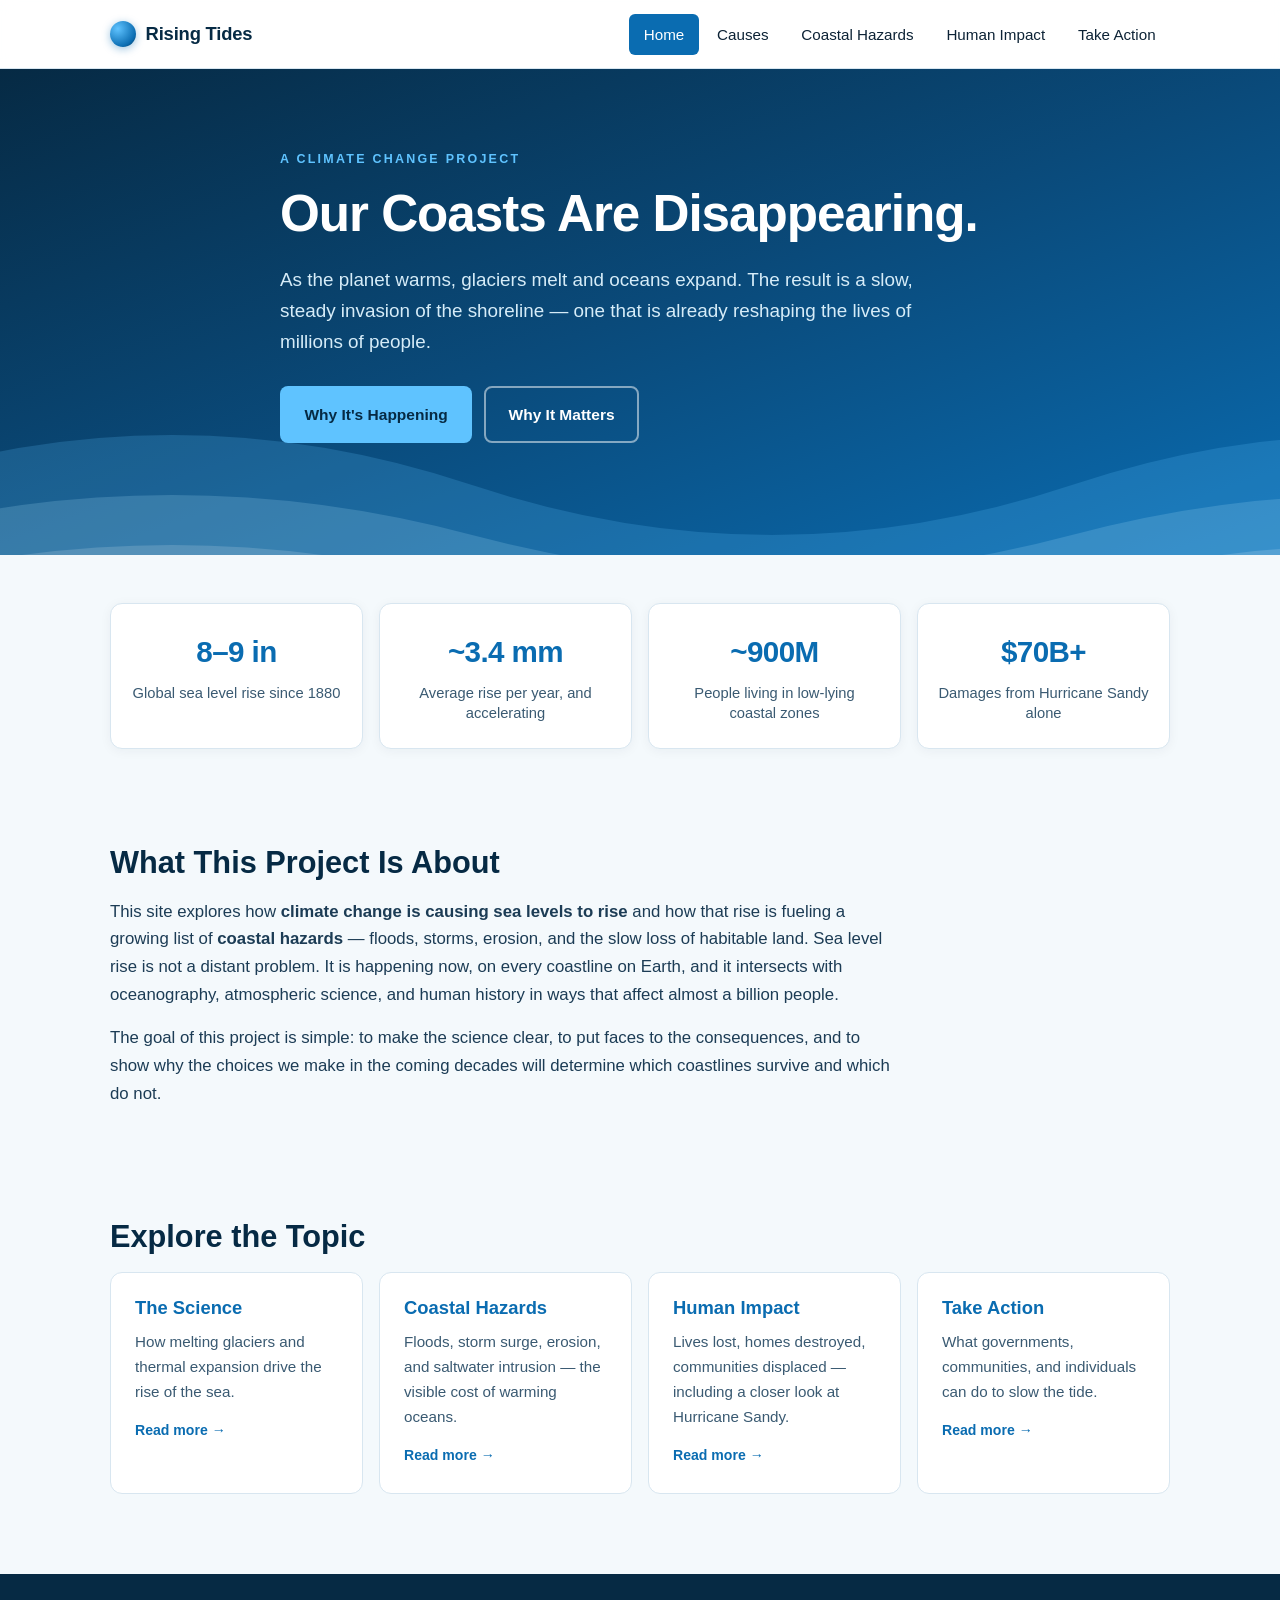
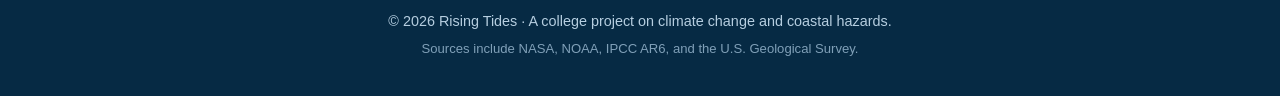
<file: index.html>
<!DOCTYPE html>
<html lang="en">
<head>
  <meta charset="UTF-8">
  <meta name="viewport" content="width=device-width, initial-scale=1.0">
  <title>Rising Tides | Sea Level Rise & Coastal Hazards</title>
  <meta name="description" content="An informational project on sea level rise, its causes in climate change, and the coastal hazards that threaten human life.">
  <link rel="stylesheet" href="styles.css">
</head>
<body>
  <header class="site-header">
    <div class="container nav-row">
      <a href="index.html" class="brand">
        <span class="brand-mark"></span>
        <span>Rising Tides</span>
      </a>
      <nav class="site-nav" aria-label="Primary">
        <a href="index.html" class="active">Home</a>
        <a href="causes.html">Causes</a>
        <a href="hazards.html">Coastal Hazards</a>
        <a href="impact.html">Human Impact</a>
        <a href="action.html">Take Action</a>
      </nav>
    </div>
  </header>

  <section class="hero">
    <div class="hero-bg" aria-hidden="true">
      <div class="wave wave-1"></div>
      <div class="wave wave-2"></div>
      <div class="wave wave-3"></div>
    </div>
    <div class="container hero-content">
      <p class="eyebrow">A Climate Change Project</p>
      <h1>Our Coasts Are Disappearing.</h1>
      <p class="lede">As the planet warms, glaciers melt and oceans expand. The result is a slow, steady invasion of the shoreline &mdash; one that is already reshaping the lives of millions of people.</p>
      <div class="cta-row">
        <a href="causes.html" class="btn btn-primary">Why It's Happening</a>
        <a href="impact.html" class="btn btn-ghost">Why It Matters</a>
      </div>
    </div>
  </section>

  <main>
    <section class="container section">
      <div class="stat-grid">
        <div class="stat-card">
          <div class="stat-number">8&ndash;9 in</div>
          <div class="stat-label">Global sea level rise since 1880</div>
        </div>
        <div class="stat-card">
          <div class="stat-number">~3.4 mm</div>
          <div class="stat-label">Average rise per year, and accelerating</div>
        </div>
        <div class="stat-card">
          <div class="stat-number">~900M</div>
          <div class="stat-label">People living in low-lying coastal zones</div>
        </div>
        <div class="stat-card">
          <div class="stat-number">$70B+</div>
          <div class="stat-label">Damages from Hurricane Sandy alone</div>
        </div>
      </div>
    </section>

    <section class="container section">
      <h2>What This Project Is About</h2>
      <p class="body-text">
        This site explores how <strong>climate change is causing sea levels to rise</strong> and how that rise is fueling
        a growing list of <strong>coastal hazards</strong> &mdash; floods, storms, erosion, and the slow loss of habitable land.
        Sea level rise is not a distant problem. It is happening now, on every coastline on Earth, and it intersects with
        oceanography, atmospheric science, and human history in ways that affect almost a billion people.
      </p>
      <p class="body-text">
        The goal of this project is simple: to make the science clear, to put faces to the consequences, and to show why
        the choices we make in the coming decades will determine which coastlines survive and which do not.
      </p>
    </section>

    <section class="container section">
      <h2>Explore the Topic</h2>
      <div class="card-grid">
        <a class="topic-card" href="causes.html">
          <h3>The Science</h3>
          <p>How melting glaciers and thermal expansion drive the rise of the sea.</p>
          <span class="card-arrow">Read more &rarr;</span>
        </a>
        <a class="topic-card" href="hazards.html">
          <h3>Coastal Hazards</h3>
          <p>Floods, storm surge, erosion, and saltwater intrusion &mdash; the visible cost of warming oceans.</p>
          <span class="card-arrow">Read more &rarr;</span>
        </a>
        <a class="topic-card" href="impact.html">
          <h3>Human Impact</h3>
          <p>Lives lost, homes destroyed, communities displaced &mdash; including a closer look at Hurricane Sandy.</p>
          <span class="card-arrow">Read more &rarr;</span>
        </a>
        <a class="topic-card" href="action.html">
          <h3>Take Action</h3>
          <p>What governments, communities, and individuals can do to slow the tide.</p>
          <span class="card-arrow">Read more &rarr;</span>
        </a>
      </div>
    </section>
  </main>

  <footer class="site-footer">
    <div class="container">
      <p>&copy; 2026 Rising Tides &middot; A college project on climate change and coastal hazards.</p>
      <p class="footer-note">Sources include NASA, NOAA, IPCC AR6, and the U.S. Geological Survey.</p>
    </div>
  </footer>
</body>
</html>
</file>
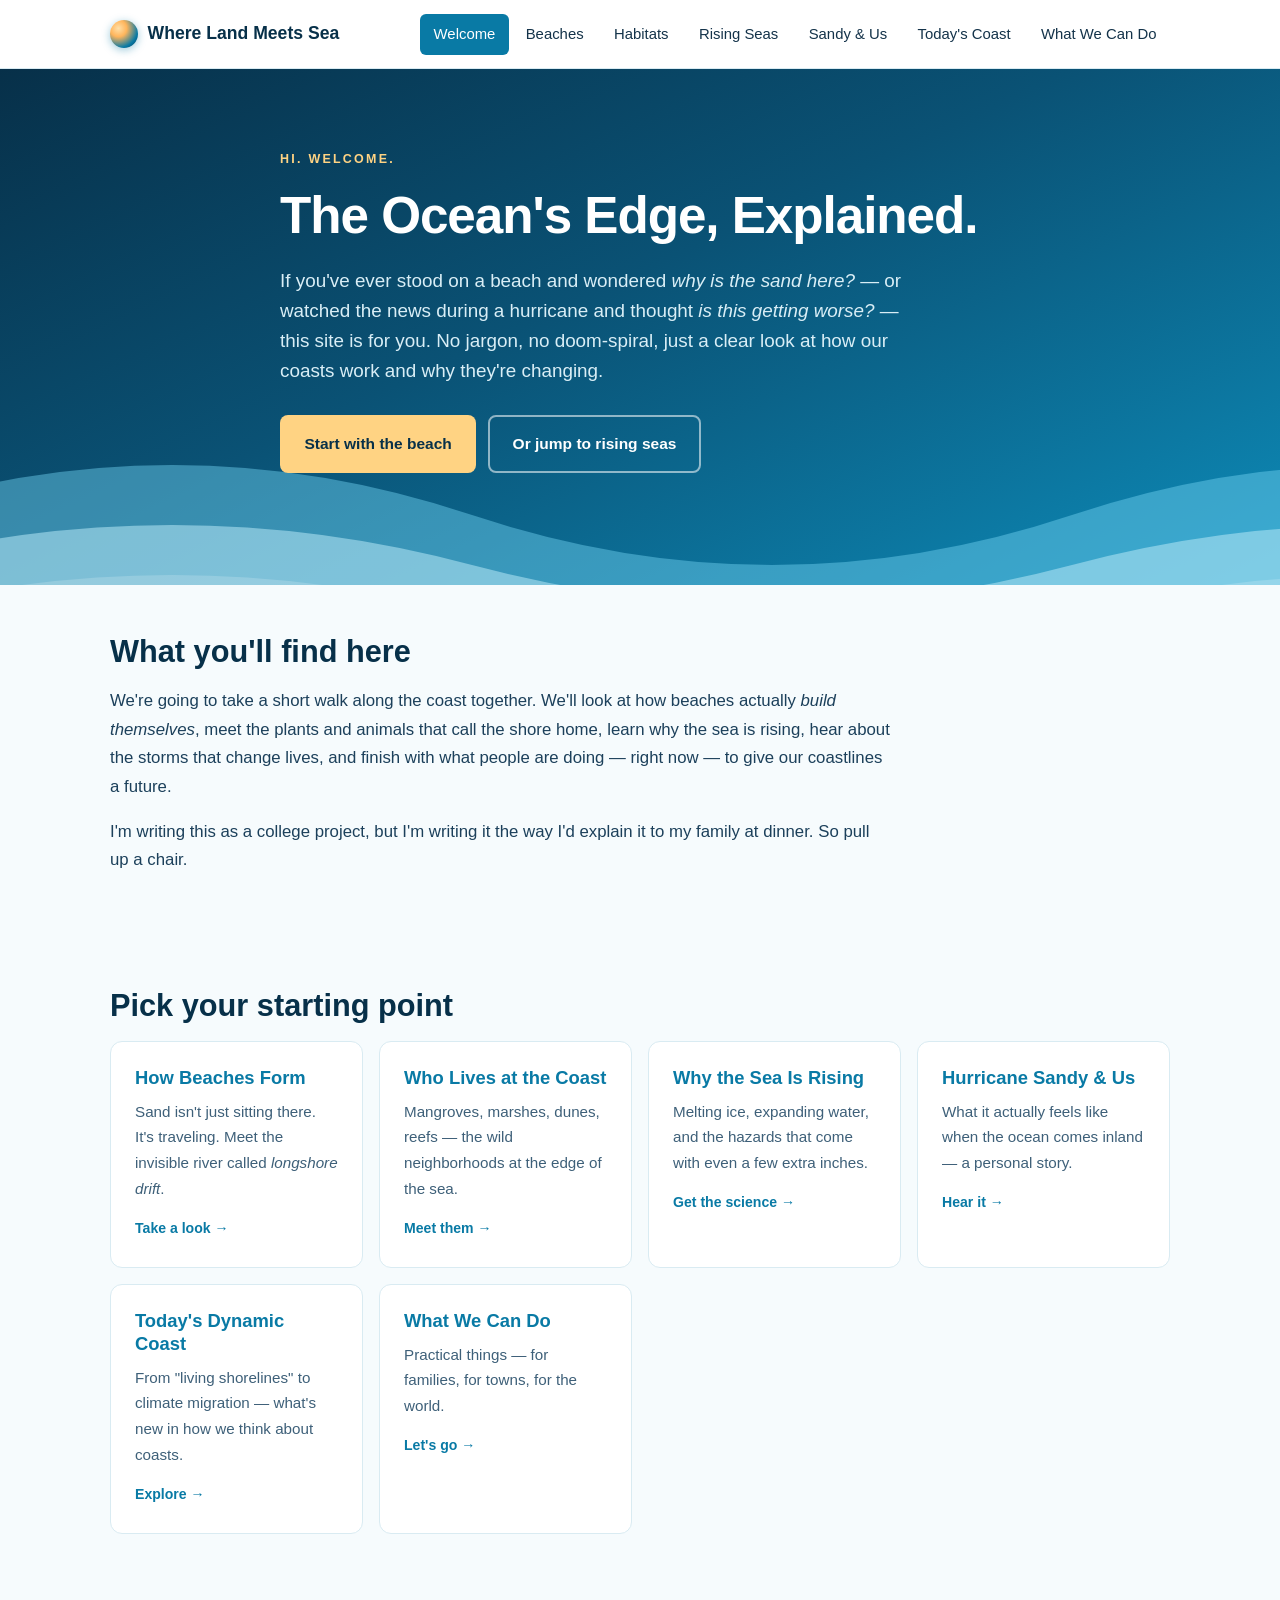
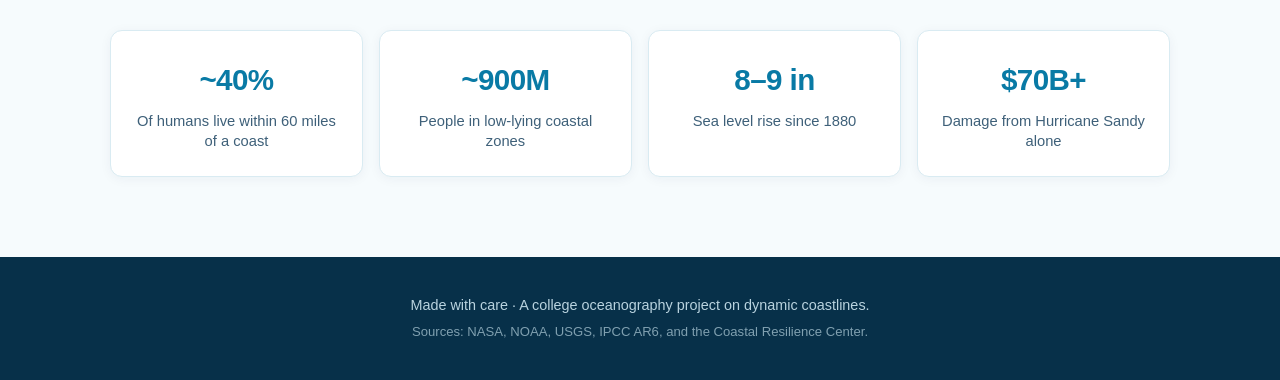
<file: coastlines/index.html>
<!DOCTYPE html>
<html lang="en">
<head>
  <meta charset="UTF-8">
  <meta name="viewport" content="width=device-width, initial-scale=1.0">
  <title>Where Land Meets Sea | A Friendly Guide to Our Coasts</title>
  <meta name="description" content="A friendly, plain-language tour of the ocean's edge: how beaches form, what lives there, why seas are rising, and what we can do about it.">
  <link rel="stylesheet" href="styles.css">
</head>
<body>
  <header class="site-header">
    <div class="container nav-row">
      <a href="index.html" class="brand">
        <span class="brand-mark"></span>
        <span>Where Land Meets Sea</span>
      </a>
      <nav class="site-nav" aria-label="Primary">
        <a href="index.html" class="active">Welcome</a>
        <a href="beaches.html">Beaches</a>
        <a href="habitats.html">Habitats</a>
        <a href="rising-seas.html">Rising Seas</a>
        <a href="impact.html">Sandy &amp; Us</a>
        <a href="modern.html">Today's Coast</a>
        <a href="action.html">What We Can Do</a>
      </nav>
    </div>
  </header>

  <section class="hero">
    <div class="hero-bg" aria-hidden="true">
      <div class="wave wave-1"></div>
      <div class="wave wave-2"></div>
      <div class="wave wave-3"></div>
    </div>
    <div class="container hero-content">
      <p class="eyebrow">Hi. Welcome.</p>
      <h1>The Ocean's Edge, Explained.</h1>
      <p class="lede">
        If you've ever stood on a beach and wondered <em>why is the sand here?</em> &mdash; or watched the news during a hurricane and thought
        <em>is this getting worse?</em> &mdash; this site is for you. No jargon, no doom-spiral, just a clear look at how our coasts work and why
        they're changing.
      </p>
      <div class="cta-row">
        <a href="beaches.html" class="btn btn-primary">Start with the beach</a>
        <a href="rising-seas.html" class="btn btn-ghost">Or jump to rising seas</a>
      </div>
    </div>
  </section>

  <main>
    <section class="container section">
      <h2>What you'll find here</h2>
      <p class="body-text">
        We're going to take a short walk along the coast together. We'll look at how beaches actually <em>build themselves</em>,
        meet the plants and animals that call the shore home, learn why the sea is rising, hear about the storms that change lives,
        and finish with what people are doing &mdash; right now &mdash; to give our coastlines a future.
      </p>
      <p class="body-text">
        I'm writing this as a college project, but I'm writing it the way I'd explain it to my family at dinner. So pull up a chair.
      </p>
    </section>

    <section class="container section">
      <h2>Pick your starting point</h2>
      <div class="card-grid">
        <a class="topic-card" href="beaches.html">
          <h3>How Beaches Form</h3>
          <p>Sand isn't just sitting there. It's traveling. Meet the invisible river called <em>longshore drift</em>.</p>
          <span class="card-arrow">Take a look &rarr;</span>
        </a>
        <a class="topic-card" href="habitats.html">
          <h3>Who Lives at the Coast</h3>
          <p>Mangroves, marshes, dunes, reefs &mdash; the wild neighborhoods at the edge of the sea.</p>
          <span class="card-arrow">Meet them &rarr;</span>
        </a>
        <a class="topic-card" href="rising-seas.html">
          <h3>Why the Sea Is Rising</h3>
          <p>Melting ice, expanding water, and the hazards that come with even a few extra inches.</p>
          <span class="card-arrow">Get the science &rarr;</span>
        </a>
        <a class="topic-card" href="impact.html">
          <h3>Hurricane Sandy &amp; Us</h3>
          <p>What it actually feels like when the ocean comes inland &mdash; a personal story.</p>
          <span class="card-arrow">Hear it &rarr;</span>
        </a>
        <a class="topic-card" href="modern.html">
          <h3>Today's Dynamic Coast</h3>
          <p>From "living shorelines" to climate migration &mdash; what's new in how we think about coasts.</p>
          <span class="card-arrow">Explore &rarr;</span>
        </a>
        <a class="topic-card" href="action.html">
          <h3>What We Can Do</h3>
          <p>Practical things &mdash; for families, for towns, for the world.</p>
          <span class="card-arrow">Let's go &rarr;</span>
        </a>
      </div>
    </section>

    <section class="container section">
      <div class="stat-grid">
        <div class="stat-card"><div class="stat-number">~40%</div><div class="stat-label">Of humans live within 60 miles of a coast</div></div>
        <div class="stat-card"><div class="stat-number">~900M</div><div class="stat-label">People in low-lying coastal zones</div></div>
        <div class="stat-card"><div class="stat-number">8&ndash;9 in</div><div class="stat-label">Sea level rise since 1880</div></div>
        <div class="stat-card"><div class="stat-number">$70B+</div><div class="stat-label">Damage from Hurricane Sandy alone</div></div>
      </div>
    </section>
  </main>

  <footer class="site-footer">
    <div class="container">
      <p>Made with care &middot; A college oceanography project on dynamic coastlines.</p>
      <p class="footer-note">Sources: NASA, NOAA, USGS, IPCC AR6, and the Coastal Resilience Center.</p>
    </div>
  </footer>
</body>
</html>
</file>
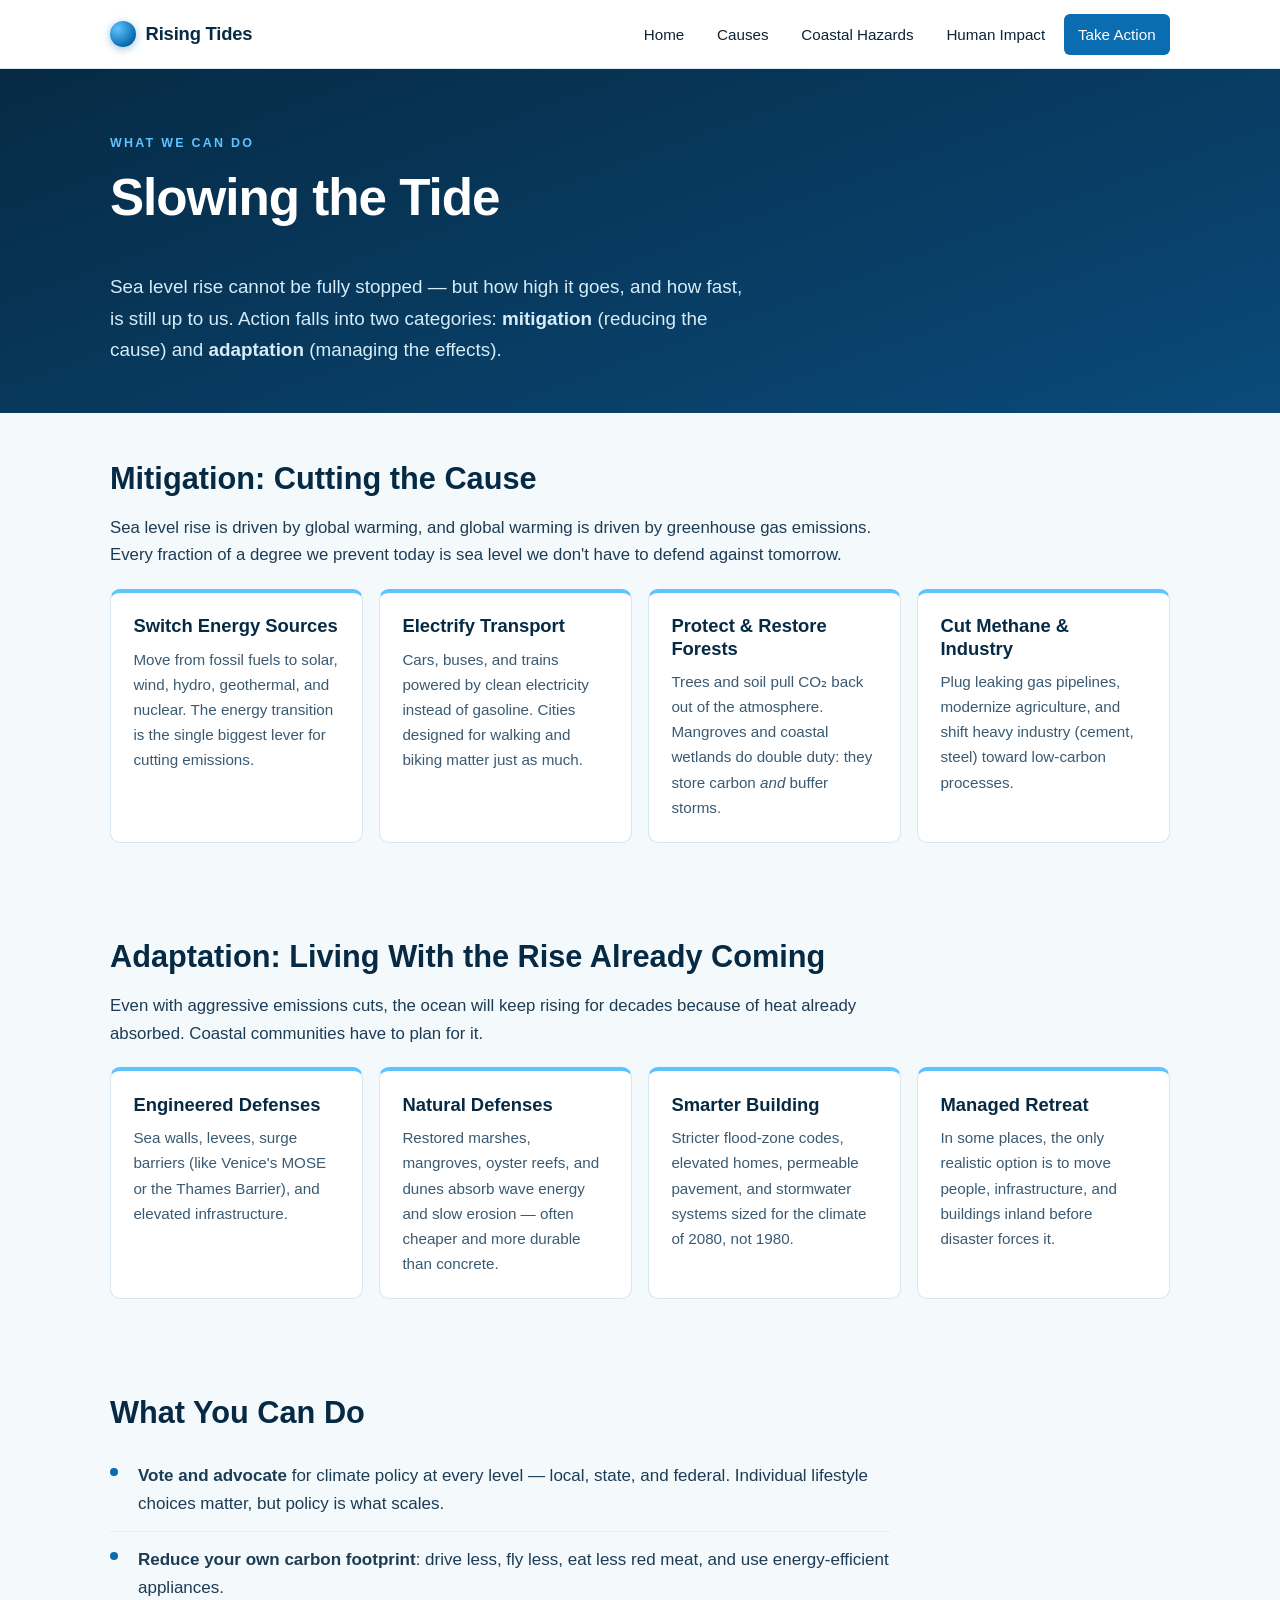
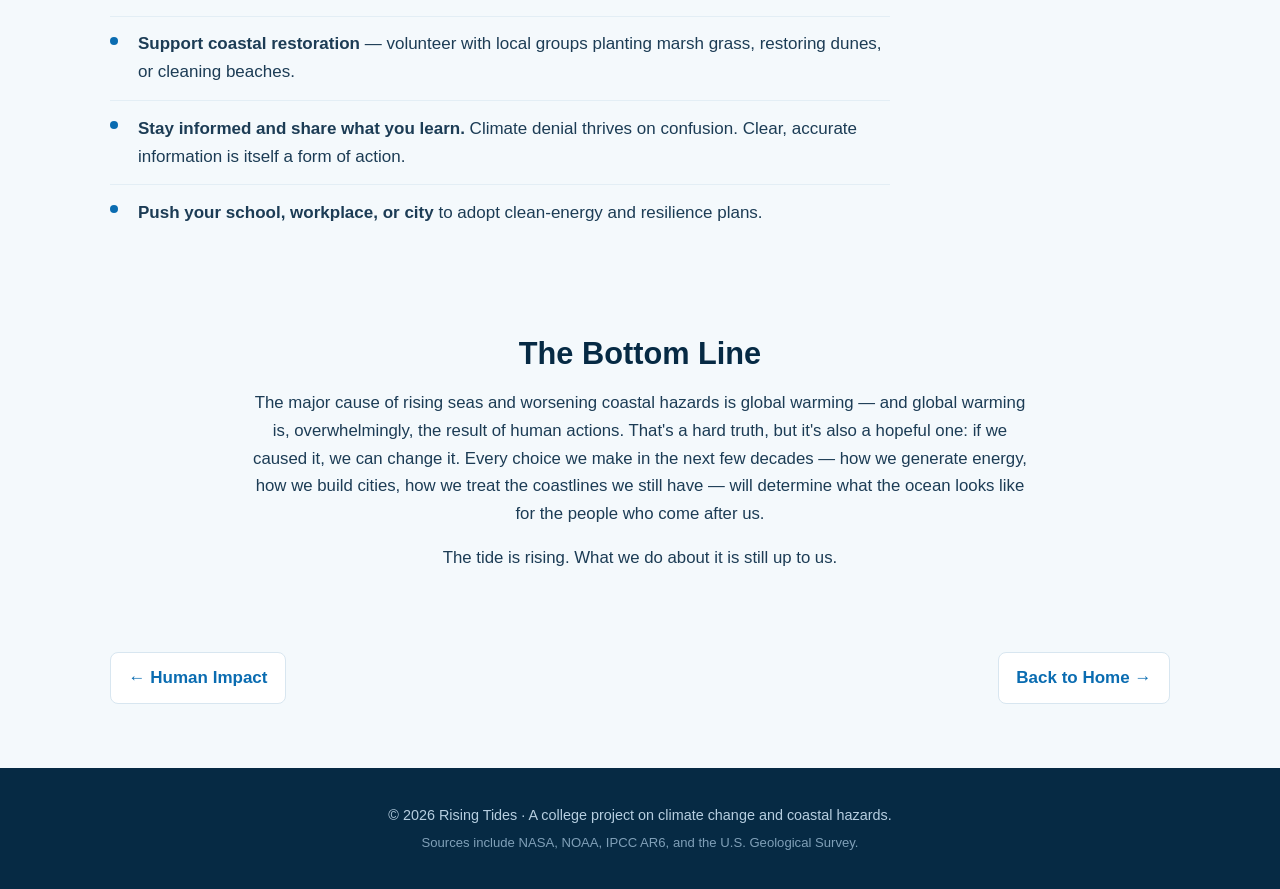
<file: action.html>
<!DOCTYPE html>
<html lang="en">
<head>
  <meta charset="UTF-8">
  <meta name="viewport" content="width=device-width, initial-scale=1.0">
  <title>Take Action | Rising Tides</title>
  <meta name="description" content="What governments, communities, and individuals can do to address sea level rise and protect coasts.">
  <link rel="stylesheet" href="styles.css">
</head>
<body>
  <header class="site-header">
    <div class="container nav-row">
      <a href="index.html" class="brand">
        <span class="brand-mark"></span>
        <span>Rising Tides</span>
      </a>
      <nav class="site-nav" aria-label="Primary">
        <a href="index.html">Home</a>
        <a href="causes.html">Causes</a>
        <a href="hazards.html">Coastal Hazards</a>
        <a href="impact.html">Human Impact</a>
        <a href="action.html" class="active">Take Action</a>
      </nav>
    </div>
  </header>

  <section class="page-hero">
    <div class="container">
      <p class="eyebrow">What We Can Do</p>
      <h1>Slowing the Tide</h1>
      <p class="lede">Sea level rise cannot be fully stopped &mdash; but how high it goes, and how fast, is still up to us. Action falls into two categories: <strong>mitigation</strong> (reducing the cause) and <strong>adaptation</strong> (managing the effects).</p>
    </div>
  </section>

  <main>
    <section class="container section">
      <h2>Mitigation: Cutting the Cause</h2>
      <p class="body-text">
        Sea level rise is driven by global warming, and global warming is driven by greenhouse gas emissions.
        Every fraction of a degree we prevent today is sea level we don't have to defend against tomorrow.
      </p>
      <div class="action-grid">
        <div class="action-card">
          <h3>Switch Energy Sources</h3>
          <p>Move from fossil fuels to solar, wind, hydro, geothermal, and nuclear. The energy transition is the single biggest lever for cutting emissions.</p>
        </div>
        <div class="action-card">
          <h3>Electrify Transport</h3>
          <p>Cars, buses, and trains powered by clean electricity instead of gasoline. Cities designed for walking and biking matter just as much.</p>
        </div>
        <div class="action-card">
          <h3>Protect &amp; Restore Forests</h3>
          <p>Trees and soil pull CO&#8322; back out of the atmosphere. Mangroves and coastal wetlands do double duty: they store carbon <em>and</em> buffer storms.</p>
        </div>
        <div class="action-card">
          <h3>Cut Methane &amp; Industry</h3>
          <p>Plug leaking gas pipelines, modernize agriculture, and shift heavy industry (cement, steel) toward low-carbon processes.</p>
        </div>
      </div>
    </section>

    <section class="container section">
      <h2>Adaptation: Living With the Rise Already Coming</h2>
      <p class="body-text">
        Even with aggressive emissions cuts, the ocean will keep rising for decades because of heat already
        absorbed. Coastal communities have to plan for it.
      </p>
      <div class="action-grid">
        <div class="action-card">
          <h3>Engineered Defenses</h3>
          <p>Sea walls, levees, surge barriers (like Venice's MOSE or the Thames Barrier), and elevated infrastructure.</p>
        </div>
        <div class="action-card">
          <h3>Natural Defenses</h3>
          <p>Restored marshes, mangroves, oyster reefs, and dunes absorb wave energy and slow erosion &mdash; often cheaper and more durable than concrete.</p>
        </div>
        <div class="action-card">
          <h3>Smarter Building</h3>
          <p>Stricter flood-zone codes, elevated homes, permeable pavement, and stormwater systems sized for the climate of 2080, not 1980.</p>
        </div>
        <div class="action-card">
          <h3>Managed Retreat</h3>
          <p>In some places, the only realistic option is to move people, infrastructure, and buildings inland before disaster forces it.</p>
        </div>
      </div>
    </section>

    <section class="container section">
      <h2>What You Can Do</h2>
      <ul class="impact-list">
        <li><strong>Vote and advocate</strong> for climate policy at every level &mdash; local, state, and federal. Individual lifestyle choices matter, but policy is what scales.</li>
        <li><strong>Reduce your own carbon footprint</strong>: drive less, fly less, eat less red meat, and use energy-efficient appliances.</li>
        <li><strong>Support coastal restoration</strong> &mdash; volunteer with local groups planting marsh grass, restoring dunes, or cleaning beaches.</li>
        <li><strong>Stay informed and share what you learn.</strong> Climate denial thrives on confusion. Clear, accurate information is itself a form of action.</li>
        <li><strong>Push your school, workplace, or city</strong> to adopt clean-energy and resilience plans.</li>
      </ul>
    </section>

    <section class="container section closing">
      <h2>The Bottom Line</h2>
      <p class="body-text">
        The major cause of rising seas and worsening coastal hazards is global warming &mdash; and global warming
        is, overwhelmingly, the result of human actions. That's a hard truth, but it's also a hopeful one:
        if we caused it, we can change it. Every choice we make in the next few decades &mdash; how we generate
        energy, how we build cities, how we treat the coastlines we still have &mdash; will determine what the
        ocean looks like for the people who come after us.
      </p>
      <p class="body-text">
        The tide is rising. What we do about it is still up to us.
      </p>
    </section>

    <nav class="page-nav">
      <a href="impact.html" class="page-nav-link">&larr; Human Impact</a>
      <a href="index.html" class="page-nav-link">Back to Home &rarr;</a>
    </nav>
  </main>

  <footer class="site-footer">
    <div class="container">
      <p>&copy; 2026 Rising Tides &middot; A college project on climate change and coastal hazards.</p>
      <p class="footer-note">Sources include NASA, NOAA, IPCC AR6, and the U.S. Geological Survey.</p>
    </div>
  </footer>
</body>
</html>
</file>
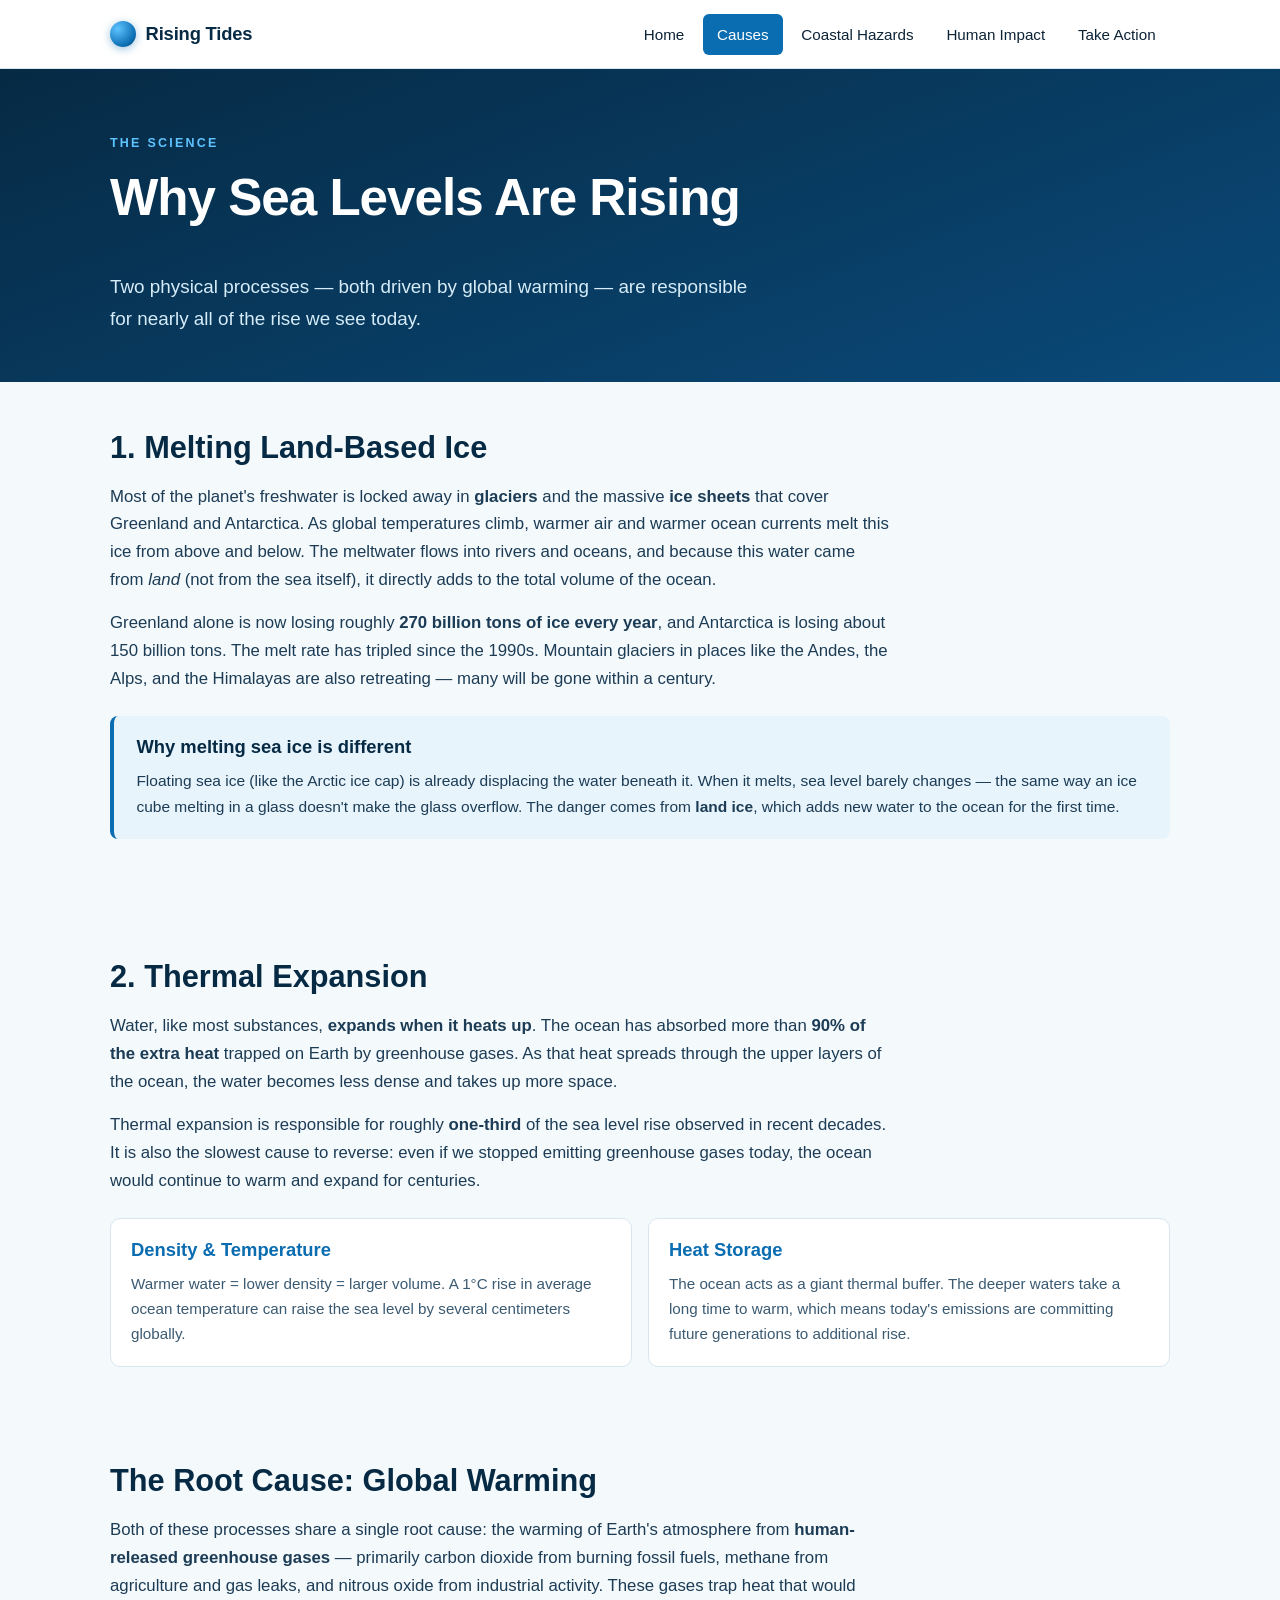
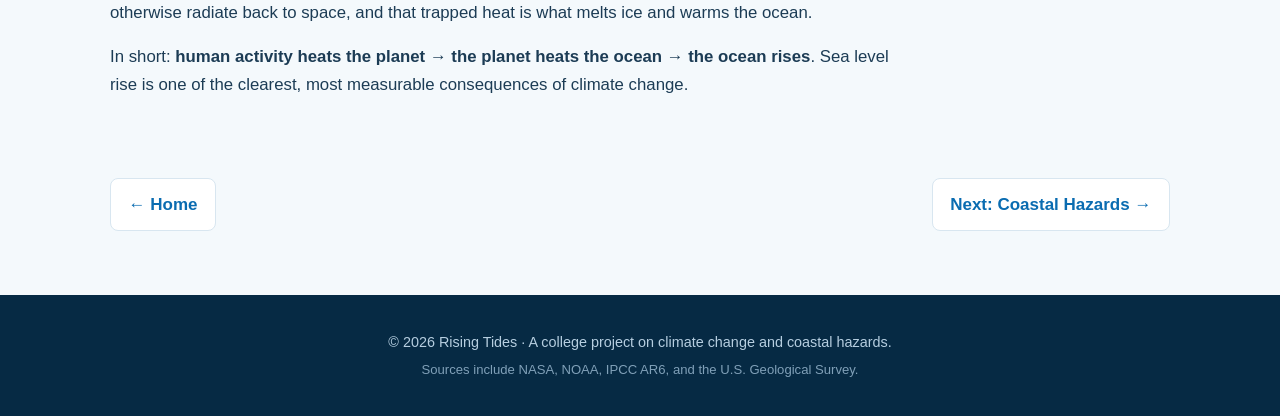
<file: causes.html>
<!DOCTYPE html>
<html lang="en">
<head>
  <meta charset="UTF-8">
  <meta name="viewport" content="width=device-width, initial-scale=1.0">
  <title>Causes | Rising Tides</title>
  <meta name="description" content="The two main drivers of sea level rise: melting land ice and the thermal expansion of warming ocean water.">
  <link rel="stylesheet" href="styles.css">
</head>
<body>
  <header class="site-header">
    <div class="container nav-row">
      <a href="index.html" class="brand">
        <span class="brand-mark"></span>
        <span>Rising Tides</span>
      </a>
      <nav class="site-nav" aria-label="Primary">
        <a href="index.html">Home</a>
        <a href="causes.html" class="active">Causes</a>
        <a href="hazards.html">Coastal Hazards</a>
        <a href="impact.html">Human Impact</a>
        <a href="action.html">Take Action</a>
      </nav>
    </div>
  </header>

  <section class="page-hero">
    <div class="container">
      <p class="eyebrow">The Science</p>
      <h1>Why Sea Levels Are Rising</h1>
      <p class="lede">Two physical processes &mdash; both driven by global warming &mdash; are responsible for nearly all of the rise we see today.</p>
    </div>
  </section>

  <main>
    <section class="container section">
      <h2>1. Melting Land-Based Ice</h2>
      <p class="body-text">
        Most of the planet's freshwater is locked away in <strong>glaciers</strong> and the massive
        <strong>ice sheets</strong> that cover Greenland and Antarctica. As global temperatures climb,
        warmer air and warmer ocean currents melt this ice from above and below. The meltwater flows into
        rivers and oceans, and because this water came from <em>land</em> (not from the sea itself),
        it directly adds to the total volume of the ocean.
      </p>
      <p class="body-text">
        Greenland alone is now losing roughly <strong>270 billion tons of ice every year</strong>, and Antarctica
        is losing about 150 billion tons. The melt rate has tripled since the 1990s. Mountain glaciers in places
        like the Andes, the Alps, and the Himalayas are also retreating &mdash; many will be gone within a century.
      </p>

      <div class="diagram-card">
        <h3>Why melting sea ice is different</h3>
        <p>
          Floating sea ice (like the Arctic ice cap) is already displacing the water beneath it.
          When it melts, sea level barely changes &mdash; the same way an ice cube melting in a glass
          doesn't make the glass overflow. The danger comes from <strong>land ice</strong>, which adds
          new water to the ocean for the first time.
        </p>
      </div>
    </section>

    <section class="container section">
      <h2>2. Thermal Expansion</h2>
      <p class="body-text">
        Water, like most substances, <strong>expands when it heats up</strong>. The ocean has absorbed
        more than <strong>90% of the extra heat</strong> trapped on Earth by greenhouse gases. As that heat
        spreads through the upper layers of the ocean, the water becomes less dense and takes up more space.
      </p>
      <p class="body-text">
        Thermal expansion is responsible for roughly <strong>one-third</strong> of the sea level rise observed
        in recent decades. It is also the slowest cause to reverse: even if we stopped emitting greenhouse gases
        today, the ocean would continue to warm and expand for centuries.
      </p>

      <div class="two-col">
        <div class="info-block">
          <h3>Density &amp; Temperature</h3>
          <p>Warmer water = lower density = larger volume. A 1&deg;C rise in average ocean temperature can raise the sea level by several centimeters globally.</p>
        </div>
        <div class="info-block">
          <h3>Heat Storage</h3>
          <p>The ocean acts as a giant thermal buffer. The deeper waters take a long time to warm, which means today's emissions are committing future generations to additional rise.</p>
        </div>
      </div>
    </section>

    <section class="container section">
      <h2>The Root Cause: Global Warming</h2>
      <p class="body-text">
        Both of these processes share a single root cause: the warming of Earth's atmosphere from
        <strong>human-released greenhouse gases</strong> &mdash; primarily carbon dioxide from burning fossil fuels,
        methane from agriculture and gas leaks, and nitrous oxide from industrial activity. These gases trap heat
        that would otherwise radiate back to space, and that trapped heat is what melts ice and warms the ocean.
      </p>
      <p class="body-text">
        In short: <strong>human activity heats the planet &rarr; the planet heats the ocean &rarr; the ocean rises</strong>.
        Sea level rise is one of the clearest, most measurable consequences of climate change.
      </p>
    </section>

    <nav class="page-nav">
      <a href="index.html" class="page-nav-link">&larr; Home</a>
      <a href="hazards.html" class="page-nav-link">Next: Coastal Hazards &rarr;</a>
    </nav>
  </main>

  <footer class="site-footer">
    <div class="container">
      <p>&copy; 2026 Rising Tides &middot; A college project on climate change and coastal hazards.</p>
      <p class="footer-note">Sources include NASA, NOAA, IPCC AR6, and the U.S. Geological Survey.</p>
    </div>
  </footer>
</body>
</html>
</file>
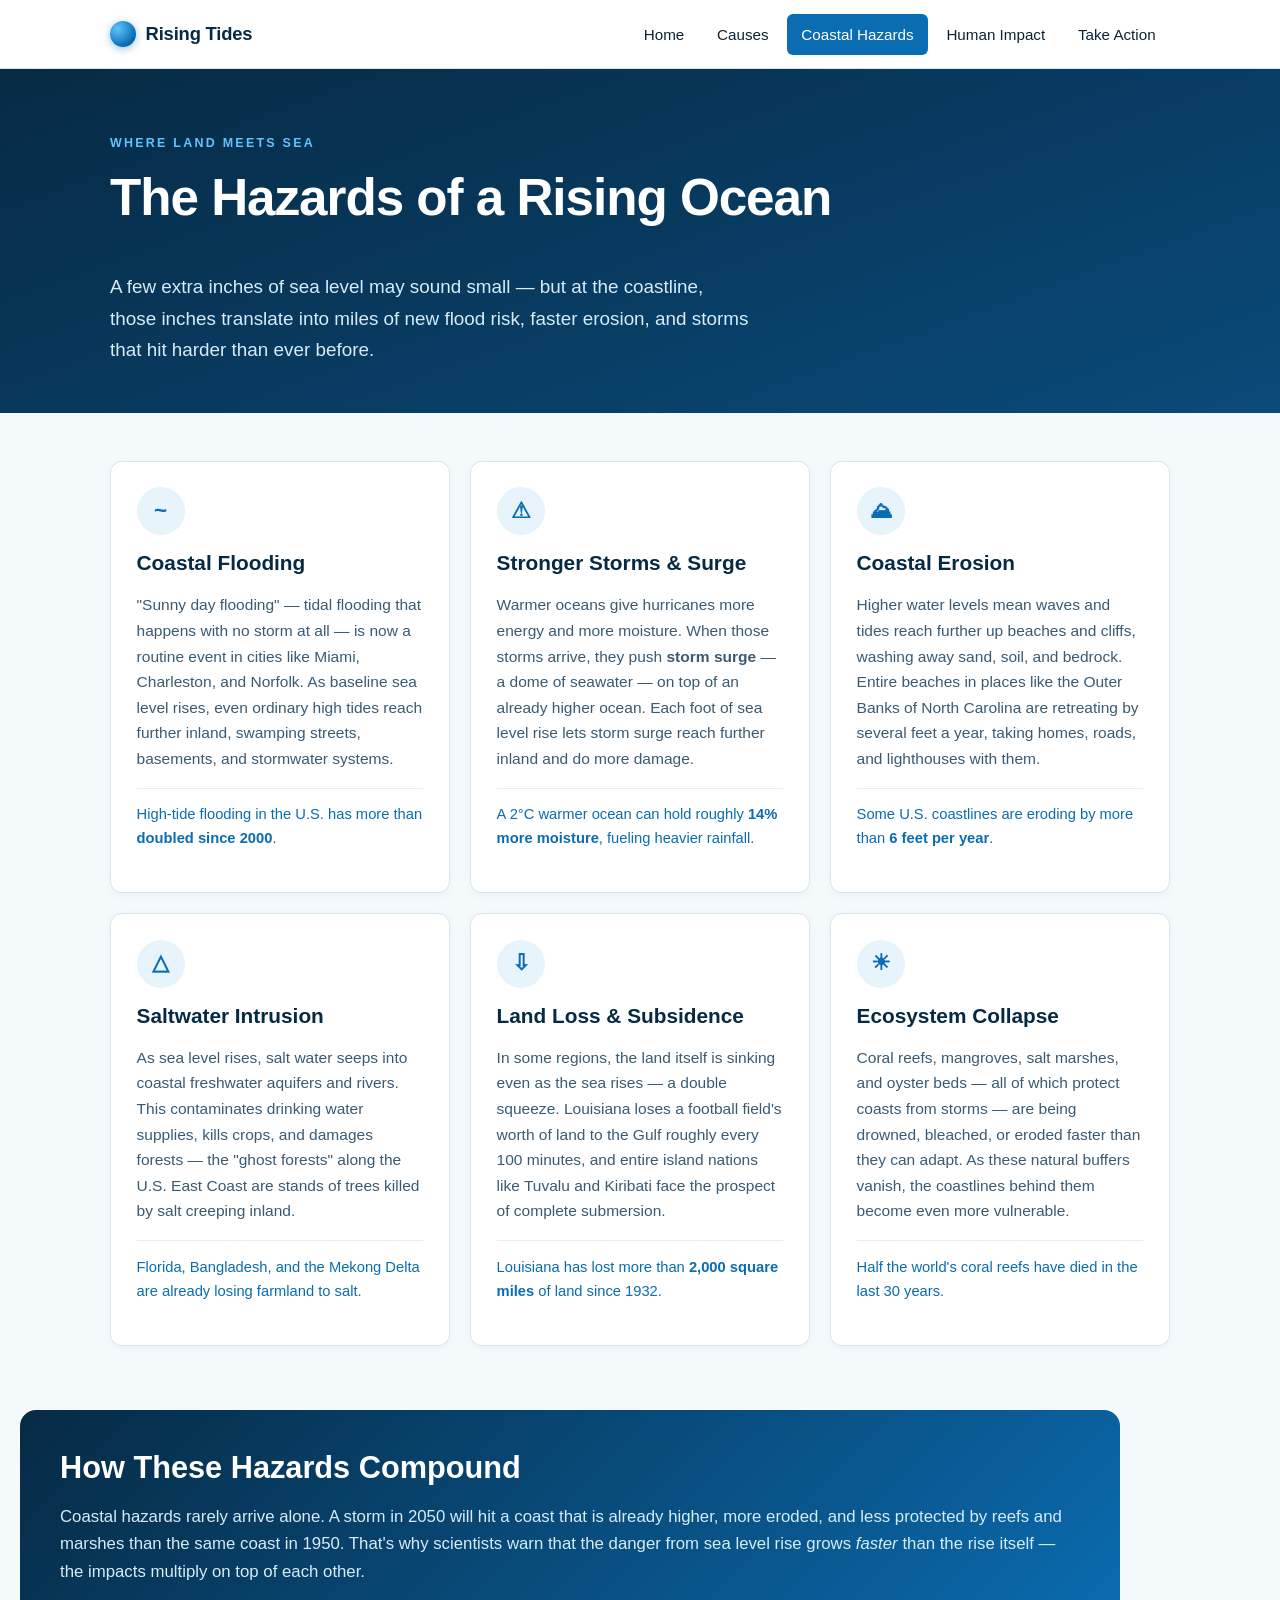
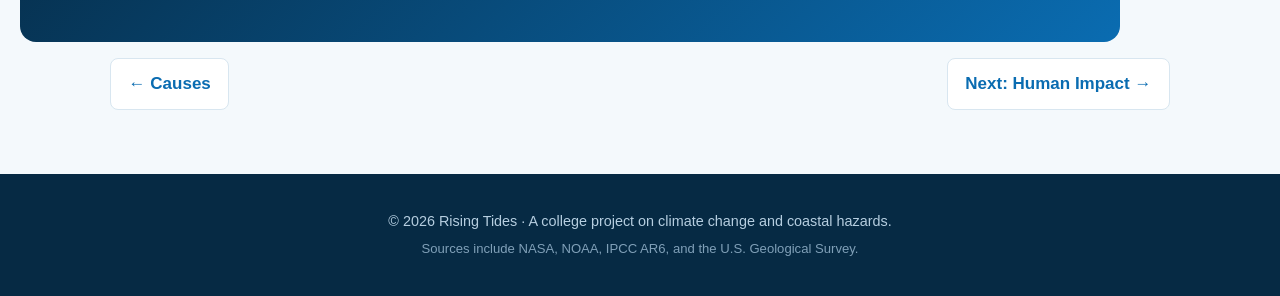
<file: hazards.html>
<!DOCTYPE html>
<html lang="en">
<head>
  <meta charset="UTF-8">
  <meta name="viewport" content="width=device-width, initial-scale=1.0">
  <title>Coastal Hazards | Rising Tides</title>
  <meta name="description" content="The hazards that emerge where land and sea meet: flooding, storm surge, erosion, and saltwater intrusion.">
  <link rel="stylesheet" href="styles.css">
</head>
<body>
  <header class="site-header">
    <div class="container nav-row">
      <a href="index.html" class="brand">
        <span class="brand-mark"></span>
        <span>Rising Tides</span>
      </a>
      <nav class="site-nav" aria-label="Primary">
        <a href="index.html">Home</a>
        <a href="causes.html">Causes</a>
        <a href="hazards.html" class="active">Coastal Hazards</a>
        <a href="impact.html">Human Impact</a>
        <a href="action.html">Take Action</a>
      </nav>
    </div>
  </header>

  <section class="page-hero">
    <div class="container">
      <p class="eyebrow">Where Land Meets Sea</p>
      <h1>The Hazards of a Rising Ocean</h1>
      <p class="lede">A few extra inches of sea level may sound small &mdash; but at the coastline, those inches translate into miles of new flood risk, faster erosion, and storms that hit harder than ever before.</p>
    </div>
  </section>

  <main>
    <section class="container section">
      <div class="hazard-grid">
        <article class="hazard-card">
          <div class="hazard-icon">~</div>
          <h2>Coastal Flooding</h2>
          <p>
            "Sunny day flooding" &mdash; tidal flooding that happens with no storm at all &mdash; is now a
            routine event in cities like Miami, Charleston, and Norfolk. As baseline sea level rises,
            even ordinary high tides reach further inland, swamping streets, basements, and stormwater systems.
          </p>
          <p class="hazard-stat">High-tide flooding in the U.S. has more than <strong>doubled since 2000</strong>.</p>
        </article>

        <article class="hazard-card">
          <div class="hazard-icon">&#9888;</div>
          <h2>Stronger Storms &amp; Surge</h2>
          <p>
            Warmer oceans give hurricanes more energy and more moisture. When those storms arrive,
            they push <strong>storm surge</strong> &mdash; a dome of seawater &mdash; on top of an already higher
            ocean. Each foot of sea level rise lets storm surge reach further inland and do more damage.
          </p>
          <p class="hazard-stat">A 2&deg;C warmer ocean can hold roughly <strong>14% more moisture</strong>, fueling heavier rainfall.</p>
        </article>

        <article class="hazard-card">
          <div class="hazard-icon">&#9968;</div>
          <h2>Coastal Erosion</h2>
          <p>
            Higher water levels mean waves and tides reach further up beaches and cliffs, washing away sand,
            soil, and bedrock. Entire beaches in places like the Outer Banks of North Carolina are retreating
            by several feet a year, taking homes, roads, and lighthouses with them.
          </p>
          <p class="hazard-stat">Some U.S. coastlines are eroding by more than <strong>6 feet per year</strong>.</p>
        </article>

        <article class="hazard-card">
          <div class="hazard-icon">&#x25B3;</div>
          <h2>Saltwater Intrusion</h2>
          <p>
            As sea level rises, salt water seeps into coastal freshwater aquifers and rivers.
            This contaminates drinking water supplies, kills crops, and damages forests &mdash; the
            "ghost forests" along the U.S. East Coast are stands of trees killed by salt creeping inland.
          </p>
          <p class="hazard-stat">Florida, Bangladesh, and the Mekong Delta are already losing farmland to salt.</p>
        </article>

        <article class="hazard-card">
          <div class="hazard-icon">&#x21E9;</div>
          <h2>Land Loss &amp; Subsidence</h2>
          <p>
            In some regions, the land itself is sinking even as the sea rises &mdash; a double squeeze.
            Louisiana loses a football field's worth of land to the Gulf roughly every 100 minutes,
            and entire island nations like Tuvalu and Kiribati face the prospect of complete submersion.
          </p>
          <p class="hazard-stat">Louisiana has lost more than <strong>2,000 square miles</strong> of land since 1932.</p>
        </article>

        <article class="hazard-card">
          <div class="hazard-icon">&#x2600;</div>
          <h2>Ecosystem Collapse</h2>
          <p>
            Coral reefs, mangroves, salt marshes, and oyster beds &mdash; all of which protect coasts from
            storms &mdash; are being drowned, bleached, or eroded faster than they can adapt. As these natural
            buffers vanish, the coastlines behind them become even more vulnerable.
          </p>
          <p class="hazard-stat">Half the world's coral reefs have died in the last 30 years.</p>
        </article>
      </div>
    </section>

    <section class="container section callout">
      <h2>How These Hazards Compound</h2>
      <p class="body-text">
        Coastal hazards rarely arrive alone. A storm in 2050 will hit a coast that is already higher,
        more eroded, and less protected by reefs and marshes than the same coast in 1950. That's why scientists
        warn that the danger from sea level rise grows <em>faster</em> than the rise itself &mdash; the impacts
        multiply on top of each other.
      </p>
    </section>

    <nav class="page-nav">
      <a href="causes.html" class="page-nav-link">&larr; Causes</a>
      <a href="impact.html" class="page-nav-link">Next: Human Impact &rarr;</a>
    </nav>
  </main>

  <footer class="site-footer">
    <div class="container">
      <p>&copy; 2026 Rising Tides &middot; A college project on climate change and coastal hazards.</p>
      <p class="footer-note">Sources include NASA, NOAA, IPCC AR6, and the U.S. Geological Survey.</p>
    </div>
  </footer>
</body>
</html>
</file>
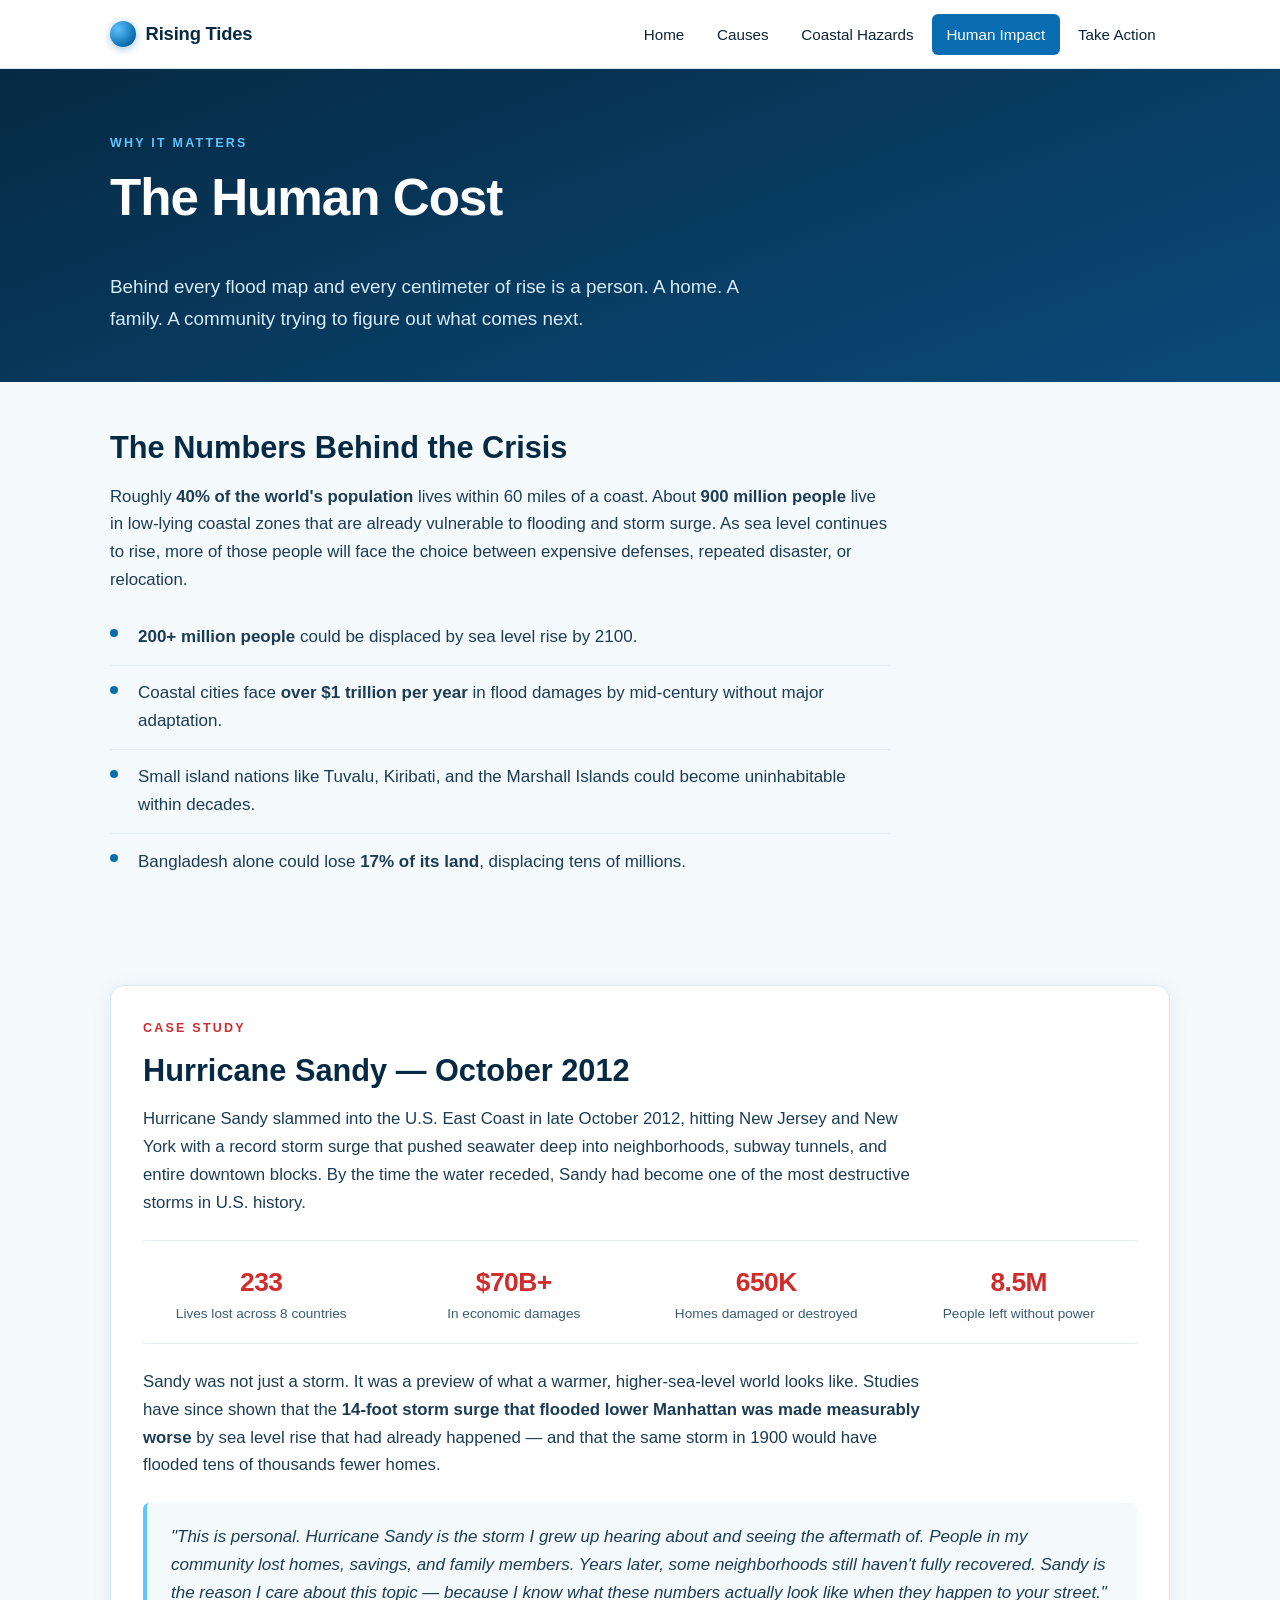
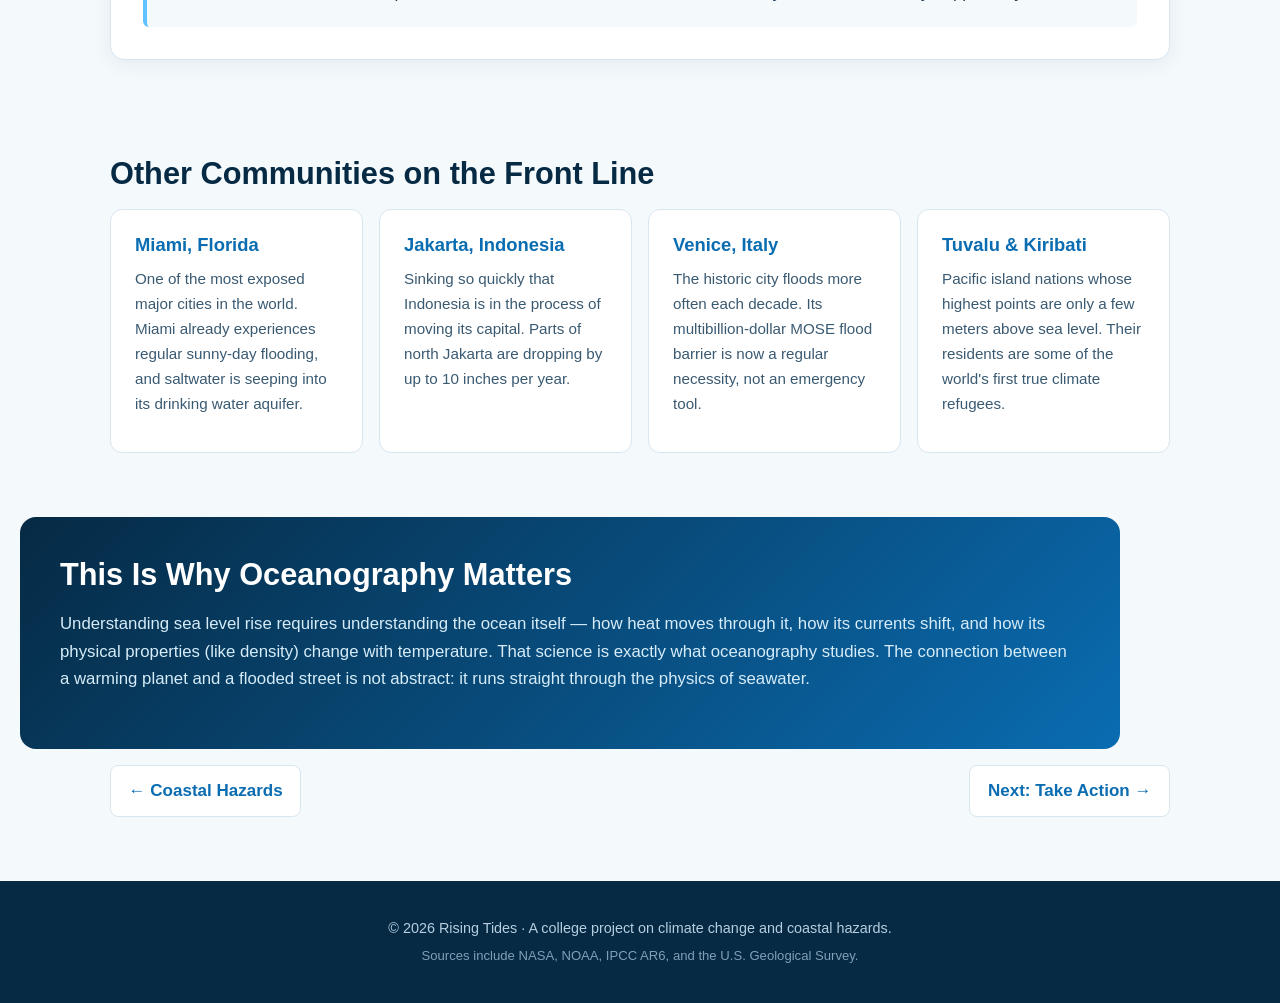
<file: impact.html>
<!DOCTYPE html>
<html lang="en">
<head>
  <meta charset="UTF-8">
  <meta name="viewport" content="width=device-width, initial-scale=1.0">
  <title>Human Impact | Rising Tides</title>
  <meta name="description" content="The human cost of sea level rise and coastal hazards, told through Hurricane Sandy and other case studies.">
  <link rel="stylesheet" href="styles.css">
</head>
<body>
  <header class="site-header">
    <div class="container nav-row">
      <a href="index.html" class="brand">
        <span class="brand-mark"></span>
        <span>Rising Tides</span>
      </a>
      <nav class="site-nav" aria-label="Primary">
        <a href="index.html">Home</a>
        <a href="causes.html">Causes</a>
        <a href="hazards.html">Coastal Hazards</a>
        <a href="impact.html" class="active">Human Impact</a>
        <a href="action.html">Take Action</a>
      </nav>
    </div>
  </header>

  <section class="page-hero">
    <div class="container">
      <p class="eyebrow">Why It Matters</p>
      <h1>The Human Cost</h1>
      <p class="lede">Behind every flood map and every centimeter of rise is a person. A home. A family. A community trying to figure out what comes next.</p>
    </div>
  </section>

  <main>
    <section class="container section">
      <h2>The Numbers Behind the Crisis</h2>
      <p class="body-text">
        Roughly <strong>40% of the world's population</strong> lives within 60 miles of a coast.
        About <strong>900 million people</strong> live in low-lying coastal zones that are already
        vulnerable to flooding and storm surge. As sea level continues to rise, more of those
        people will face the choice between expensive defenses, repeated disaster, or relocation.
      </p>
      <ul class="impact-list">
        <li><strong>200+ million people</strong> could be displaced by sea level rise by 2100.</li>
        <li>Coastal cities face <strong>over $1 trillion per year</strong> in flood damages by mid-century without major adaptation.</li>
        <li>Small island nations like Tuvalu, Kiribati, and the Marshall Islands could become uninhabitable within decades.</li>
        <li>Bangladesh alone could lose <strong>17% of its land</strong>, displacing tens of millions.</li>
      </ul>
    </section>

    <section class="container section">
      <div class="case-study">
        <p class="eyebrow">Case Study</p>
        <h2>Hurricane Sandy &mdash; October 2012</h2>
        <p class="body-text">
          Hurricane Sandy slammed into the U.S. East Coast in late October 2012, hitting New Jersey and New York
          with a record storm surge that pushed seawater deep into neighborhoods, subway tunnels, and entire
          downtown blocks. By the time the water receded, Sandy had become one of the most destructive storms
          in U.S. history.
        </p>

        <div class="case-stats">
          <div class="case-stat"><div class="case-num">233</div><div>Lives lost across 8 countries</div></div>
          <div class="case-stat"><div class="case-num">$70B+</div><div>In economic damages</div></div>
          <div class="case-stat"><div class="case-num">650K</div><div>Homes damaged or destroyed</div></div>
          <div class="case-stat"><div class="case-num">8.5M</div><div>People left without power</div></div>
        </div>

        <p class="body-text">
          Sandy was not just a storm. It was a preview of what a warmer, higher-sea-level world looks like.
          Studies have since shown that the <strong>14-foot storm surge that flooded lower Manhattan was made measurably worse</strong>
          by sea level rise that had already happened &mdash; and that the same storm in 1900 would have flooded
          tens of thousands fewer homes.
        </p>

        <div class="personal-quote">
          <p>
            "This is personal. Hurricane Sandy is the storm I grew up hearing about and seeing the aftermath of.
            People in my community lost homes, savings, and family members. Years later, some neighborhoods still
            haven't fully recovered. Sandy is the reason I care about this topic &mdash; because I know what these
            numbers actually look like when they happen to your street."
          </p>
        </div>
      </div>
    </section>

    <section class="container section">
      <h2>Other Communities on the Front Line</h2>
      <div class="card-grid">
        <div class="topic-card static">
          <h3>Miami, Florida</h3>
          <p>One of the most exposed major cities in the world. Miami already experiences regular sunny-day flooding, and saltwater is seeping into its drinking water aquifer.</p>
        </div>
        <div class="topic-card static">
          <h3>Jakarta, Indonesia</h3>
          <p>Sinking so quickly that Indonesia is in the process of moving its capital. Parts of north Jakarta are dropping by up to 10 inches per year.</p>
        </div>
        <div class="topic-card static">
          <h3>Venice, Italy</h3>
          <p>The historic city floods more often each decade. Its multibillion-dollar MOSE flood barrier is now a regular necessity, not an emergency tool.</p>
        </div>
        <div class="topic-card static">
          <h3>Tuvalu &amp; Kiribati</h3>
          <p>Pacific island nations whose highest points are only a few meters above sea level. Their residents are some of the world's first true climate refugees.</p>
        </div>
      </div>
    </section>

    <section class="container section callout">
      <h2>This Is Why Oceanography Matters</h2>
      <p class="body-text">
        Understanding sea level rise requires understanding the ocean itself &mdash; how heat moves through it,
        how its currents shift, and how its physical properties (like density) change with temperature.
        That science is exactly what oceanography studies. The connection between a warming planet and a flooded
        street is not abstract: it runs straight through the physics of seawater.
      </p>
    </section>

    <nav class="page-nav">
      <a href="hazards.html" class="page-nav-link">&larr; Coastal Hazards</a>
      <a href="action.html" class="page-nav-link">Next: Take Action &rarr;</a>
    </nav>
  </main>

  <footer class="site-footer">
    <div class="container">
      <p>&copy; 2026 Rising Tides &middot; A college project on climate change and coastal hazards.</p>
      <p class="footer-note">Sources include NASA, NOAA, IPCC AR6, and the U.S. Geological Survey.</p>
    </div>
  </footer>
</body>
</html>
</file>
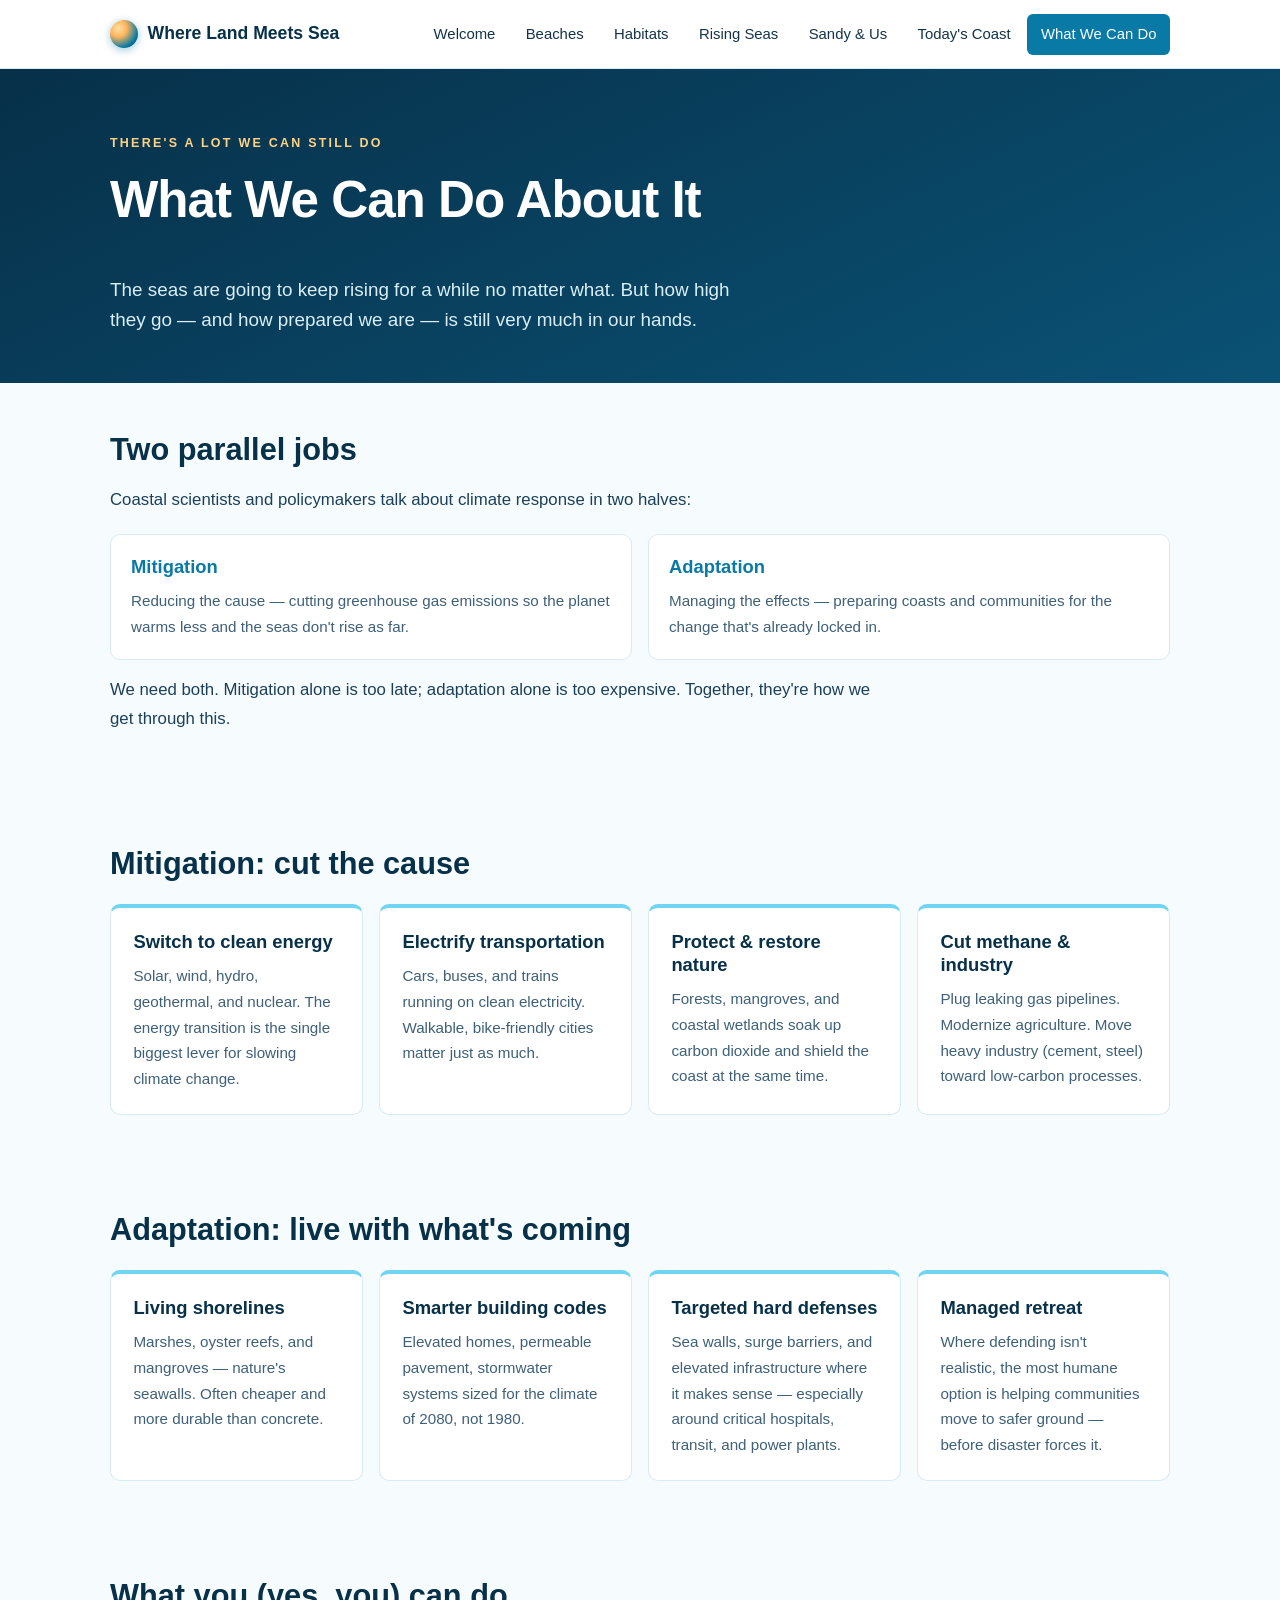
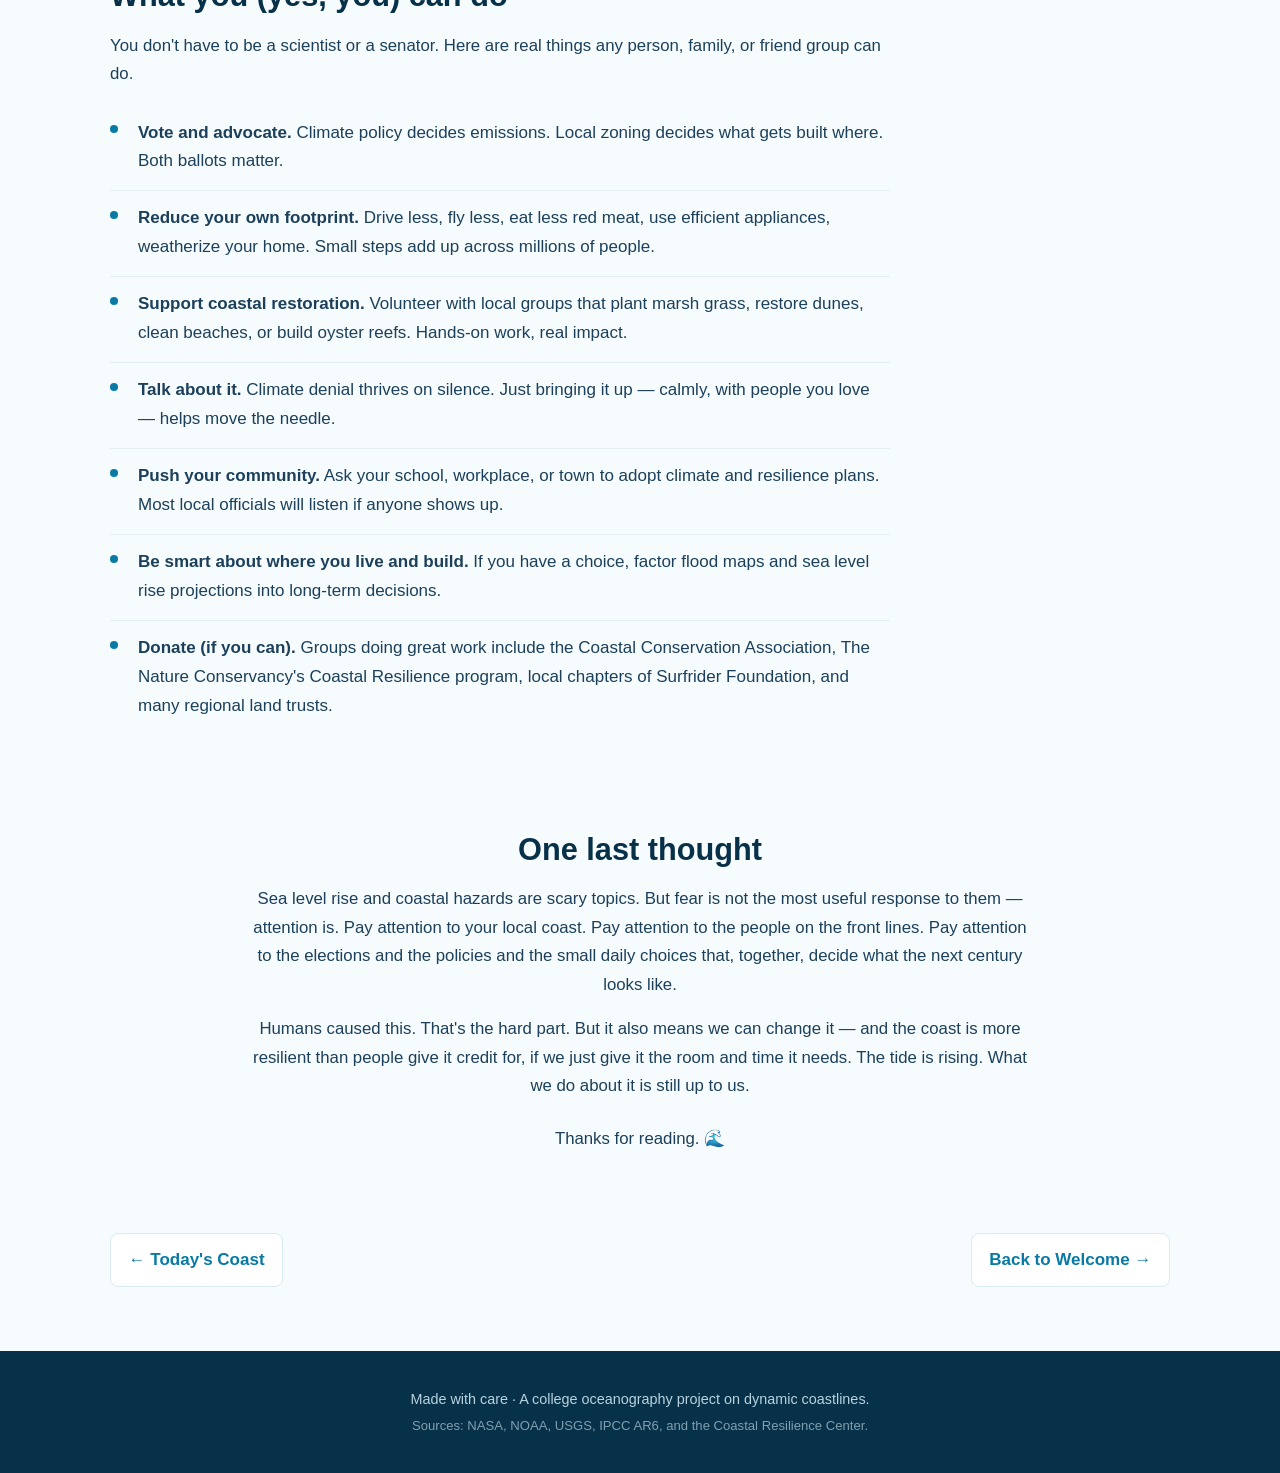
<file: coastlines/action.html>
<!DOCTYPE html>
<html lang="en">
<head>
  <meta charset="UTF-8">
  <meta name="viewport" content="width=device-width, initial-scale=1.0">
  <title>What We Can Do | Where Land Meets Sea</title>
  <meta name="description" content="Practical, hopeful actions for individuals, families, and communities to slow sea level rise and protect our coasts.">
  <link rel="stylesheet" href="styles.css">
</head>
<body>
  <header class="site-header">
    <div class="container nav-row">
      <a href="index.html" class="brand"><span class="brand-mark"></span><span>Where Land Meets Sea</span></a>
      <nav class="site-nav" aria-label="Primary">
        <a href="index.html">Welcome</a>
        <a href="beaches.html">Beaches</a>
        <a href="habitats.html">Habitats</a>
        <a href="rising-seas.html">Rising Seas</a>
        <a href="impact.html">Sandy &amp; Us</a>
        <a href="modern.html">Today's Coast</a>
        <a href="action.html" class="active">What We Can Do</a>
      </nav>
    </div>
  </header>

  <section class="page-hero">
    <div class="container">
      <p class="eyebrow">There's a lot we can still do</p>
      <h1>What We Can Do About It</h1>
      <p class="lede">The seas are going to keep rising for a while no matter what. But how high they go &mdash; and how prepared we are &mdash; is still very much in our hands.</p>
    </div>
  </section>

  <main>
    <section class="container section">
      <h2>Two parallel jobs</h2>
      <p class="body-text">
        Coastal scientists and policymakers talk about climate response in two halves:
      </p>
      <div class="two-col">
        <div class="info-block">
          <h3>Mitigation</h3>
          <p>Reducing the cause &mdash; cutting greenhouse gas emissions so the planet warms less and the seas don't rise as far.</p>
        </div>
        <div class="info-block">
          <h3>Adaptation</h3>
          <p>Managing the effects &mdash; preparing coasts and communities for the change that's already locked in.</p>
        </div>
      </div>
      <p class="body-text" style="margin-top:1rem;">
        We need both. Mitigation alone is too late; adaptation alone is too expensive. Together, they're how we get through this.
      </p>
    </section>

    <section class="container section">
      <h2>Mitigation: cut the cause</h2>
      <div class="action-grid">
        <div class="action-card">
          <h3>Switch to clean energy</h3>
          <p>Solar, wind, hydro, geothermal, and nuclear. The energy transition is the single biggest lever for slowing climate change.</p>
        </div>
        <div class="action-card">
          <h3>Electrify transportation</h3>
          <p>Cars, buses, and trains running on clean electricity. Walkable, bike-friendly cities matter just as much.</p>
        </div>
        <div class="action-card">
          <h3>Protect &amp; restore nature</h3>
          <p>Forests, mangroves, and coastal wetlands soak up carbon dioxide and shield the coast at the same time.</p>
        </div>
        <div class="action-card">
          <h3>Cut methane &amp; industry</h3>
          <p>Plug leaking gas pipelines. Modernize agriculture. Move heavy industry (cement, steel) toward low-carbon processes.</p>
        </div>
      </div>
    </section>

    <section class="container section">
      <h2>Adaptation: live with what's coming</h2>
      <div class="action-grid">
        <div class="action-card">
          <h3>Living shorelines</h3>
          <p>Marshes, oyster reefs, and mangroves &mdash; nature's seawalls. Often cheaper and more durable than concrete.</p>
        </div>
        <div class="action-card">
          <h3>Smarter building codes</h3>
          <p>Elevated homes, permeable pavement, stormwater systems sized for the climate of 2080, not 1980.</p>
        </div>
        <div class="action-card">
          <h3>Targeted hard defenses</h3>
          <p>Sea walls, surge barriers, and elevated infrastructure where it makes sense &mdash; especially around critical hospitals, transit, and power plants.</p>
        </div>
        <div class="action-card">
          <h3>Managed retreat</h3>
          <p>Where defending isn't realistic, the most humane option is helping communities move to safer ground &mdash; before disaster forces it.</p>
        </div>
      </div>
    </section>

    <section class="container section">
      <h2>What you (yes, you) can do</h2>
      <p class="body-text">
        You don't have to be a scientist or a senator. Here are real things any person, family, or friend group can do.
      </p>
      <ul class="impact-list">
        <li><strong>Vote and advocate.</strong> Climate policy decides emissions. Local zoning decides what gets built where. Both ballots matter.</li>
        <li><strong>Reduce your own footprint.</strong> Drive less, fly less, eat less red meat, use efficient appliances, weatherize your home. Small steps add up across millions of people.</li>
        <li><strong>Support coastal restoration.</strong> Volunteer with local groups that plant marsh grass, restore dunes, clean beaches, or build oyster reefs. Hands-on work, real impact.</li>
        <li><strong>Talk about it.</strong> Climate denial thrives on silence. Just bringing it up &mdash; calmly, with people you love &mdash; helps move the needle.</li>
        <li><strong>Push your community.</strong> Ask your school, workplace, or town to adopt climate and resilience plans. Most local officials will listen if anyone shows up.</li>
        <li><strong>Be smart about where you live and build.</strong> If you have a choice, factor flood maps and sea level rise projections into long-term decisions.</li>
        <li><strong>Donate (if you can).</strong> Groups doing great work include the Coastal Conservation Association, The Nature Conservancy's Coastal Resilience program, local chapters of Surfrider Foundation, and many regional land trusts.</li>
      </ul>
    </section>

    <section class="container section closing">
      <h2>One last thought</h2>
      <p class="body-text">
        Sea level rise and coastal hazards are scary topics. But fear is not the most useful response to them &mdash;
        attention is. Pay attention to your local coast. Pay attention to the people on the front lines. Pay attention to
        the elections and the policies and the small daily choices that, together, decide what the next century looks like.
      </p>
      <p class="body-text">
        Humans caused this. That's the hard part. But it also means we can change it &mdash; and the coast is more resilient
        than people give it credit for, if we just give it the room and time it needs. The tide is rising. What we do
        about it is still up to us.
      </p>
      <p class="body-text" style="margin-top:1.5rem;">
        Thanks for reading. &#x1F30A;
      </p>
    </section>

    <nav class="page-nav">
      <a href="modern.html" class="page-nav-link">&larr; Today's Coast</a>
      <a href="index.html" class="page-nav-link">Back to Welcome &rarr;</a>
    </nav>
  </main>

  <footer class="site-footer">
    <div class="container">
      <p>Made with care &middot; A college oceanography project on dynamic coastlines.</p>
      <p class="footer-note">Sources: NASA, NOAA, USGS, IPCC AR6, and the Coastal Resilience Center.</p>
    </div>
  </footer>
</body>
</html>
</file>
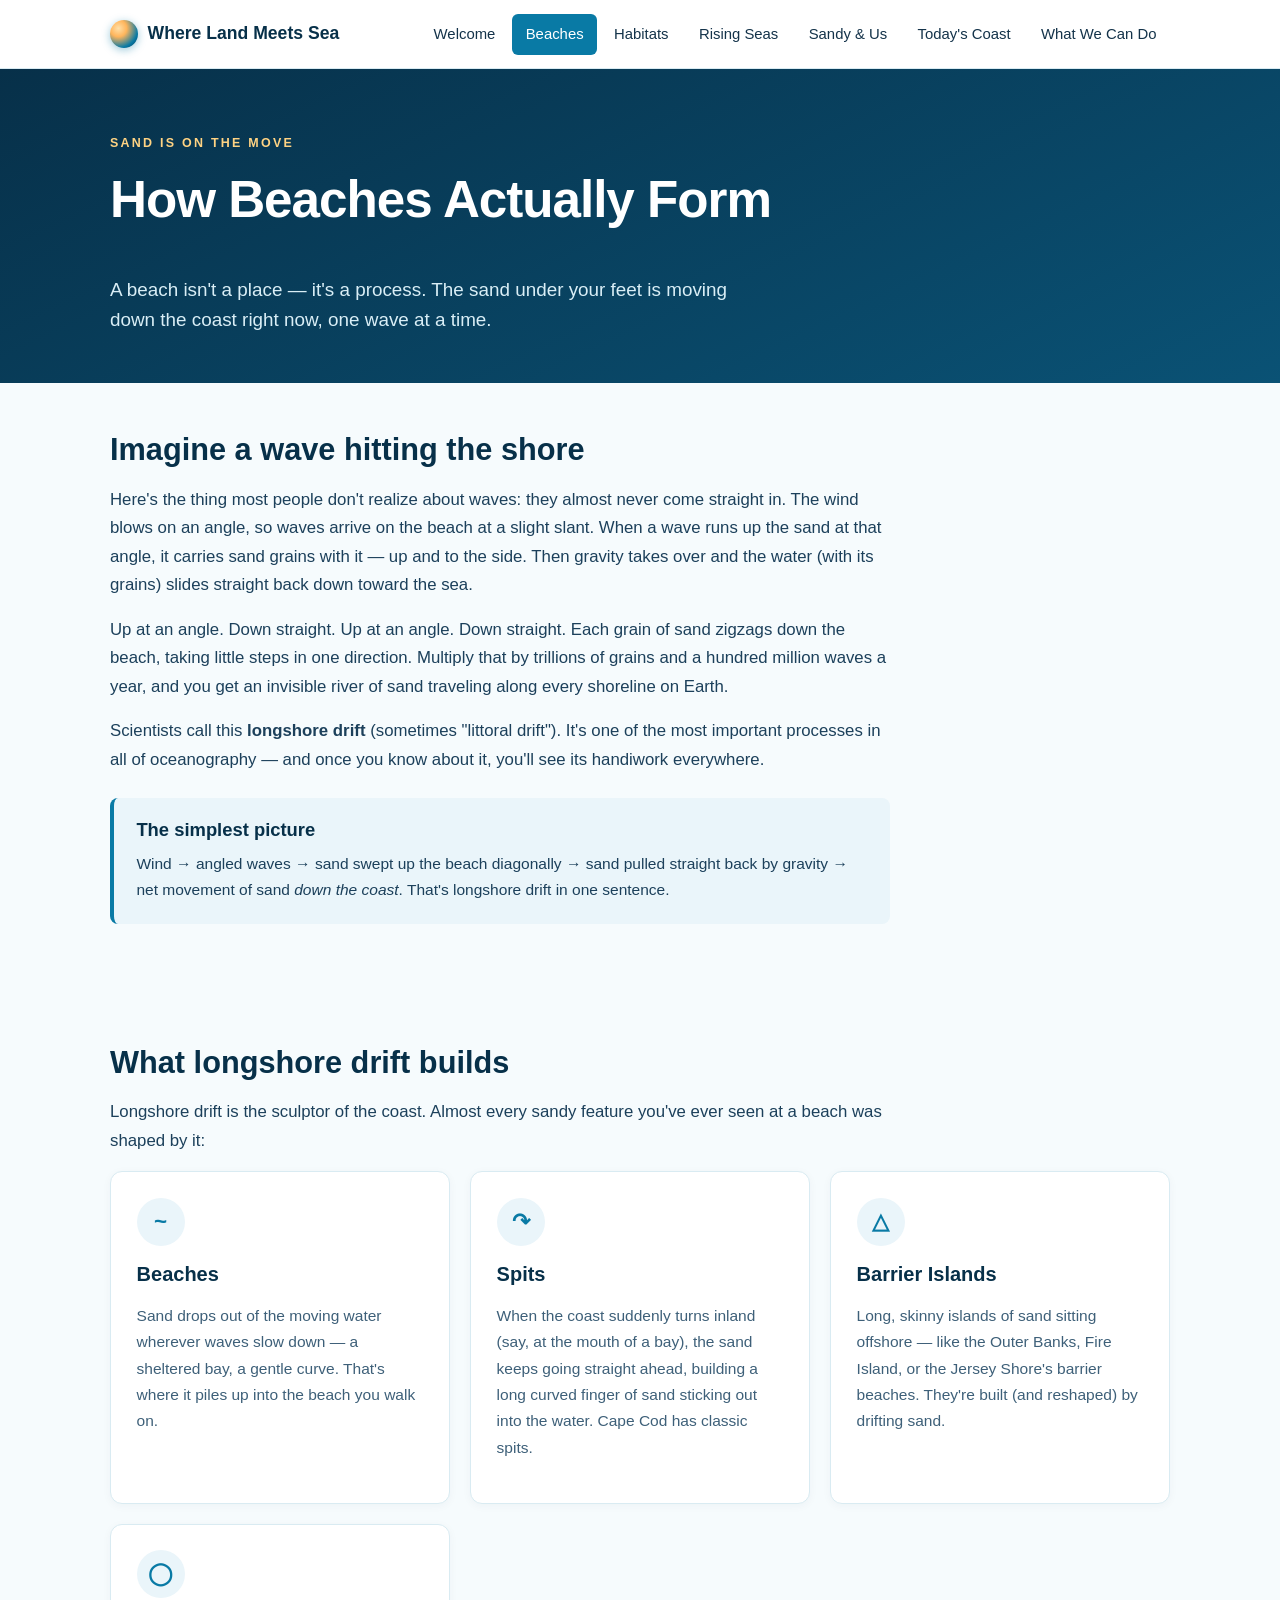
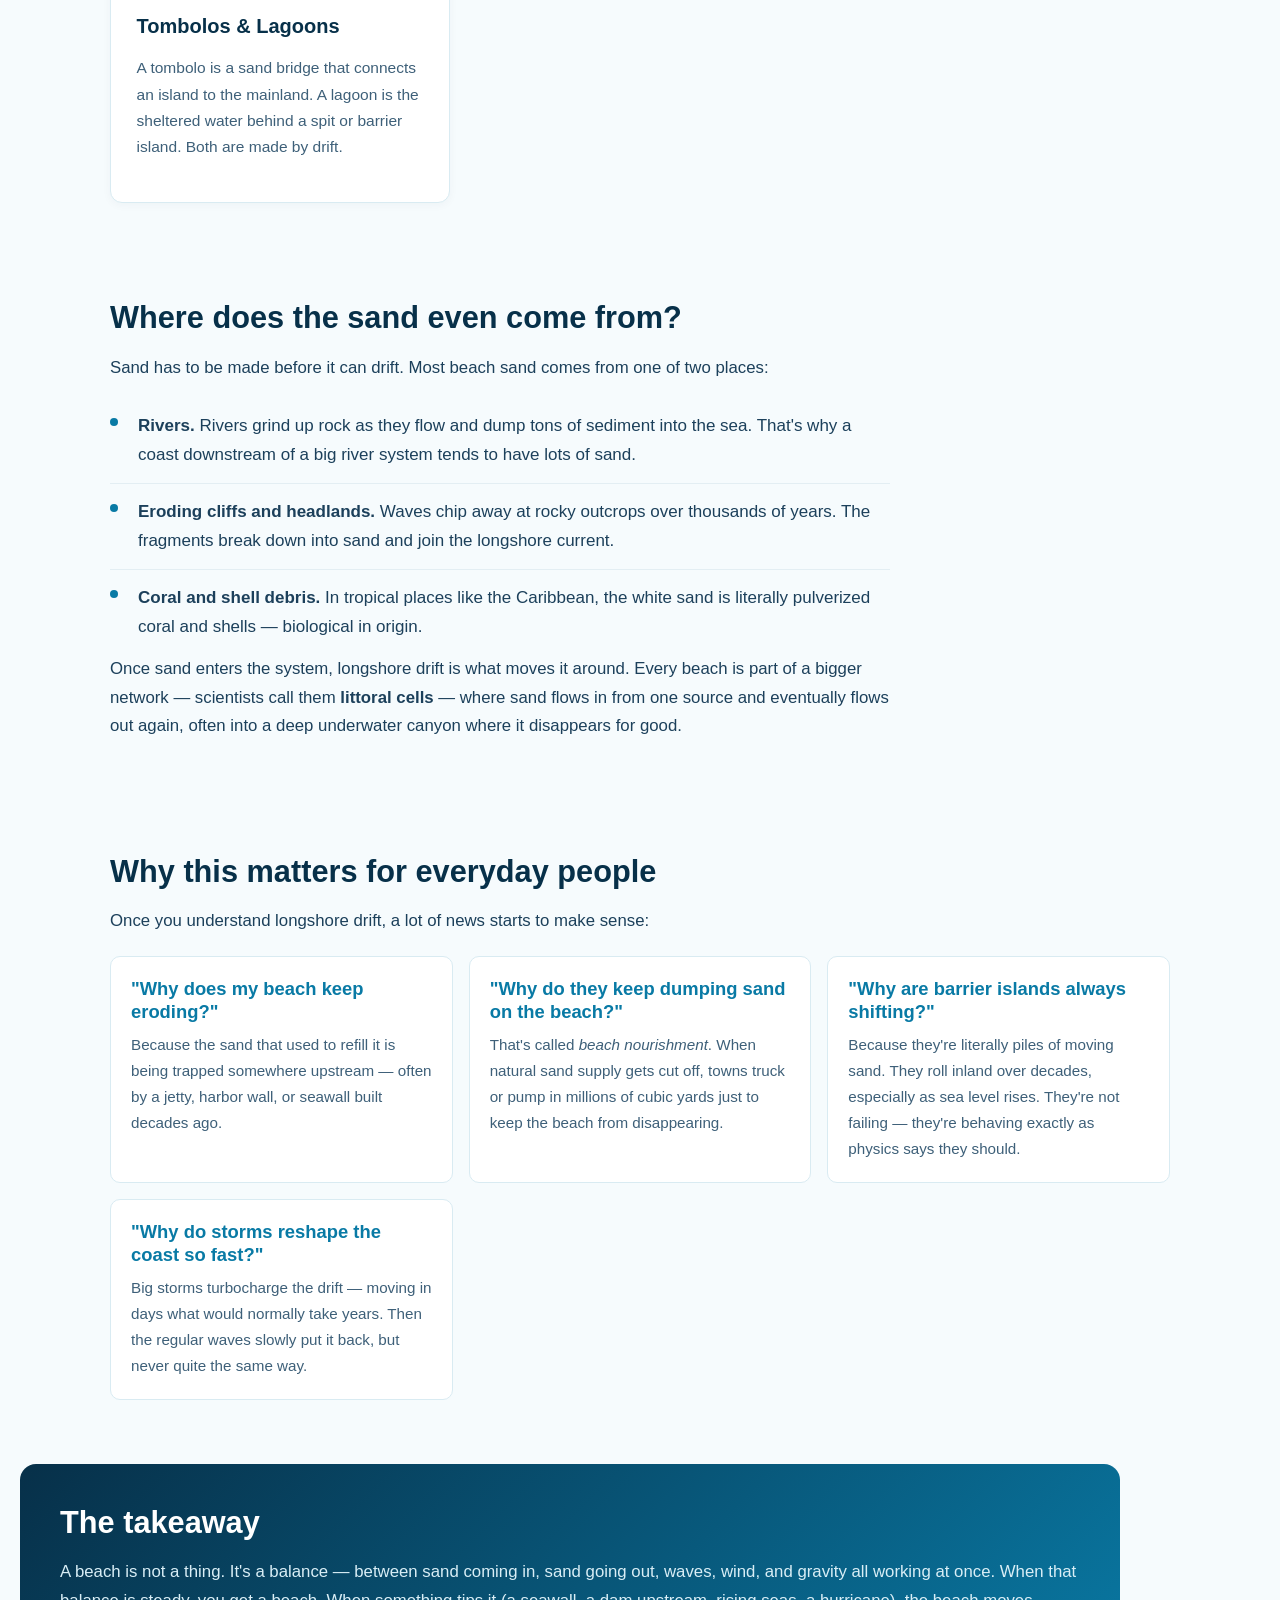
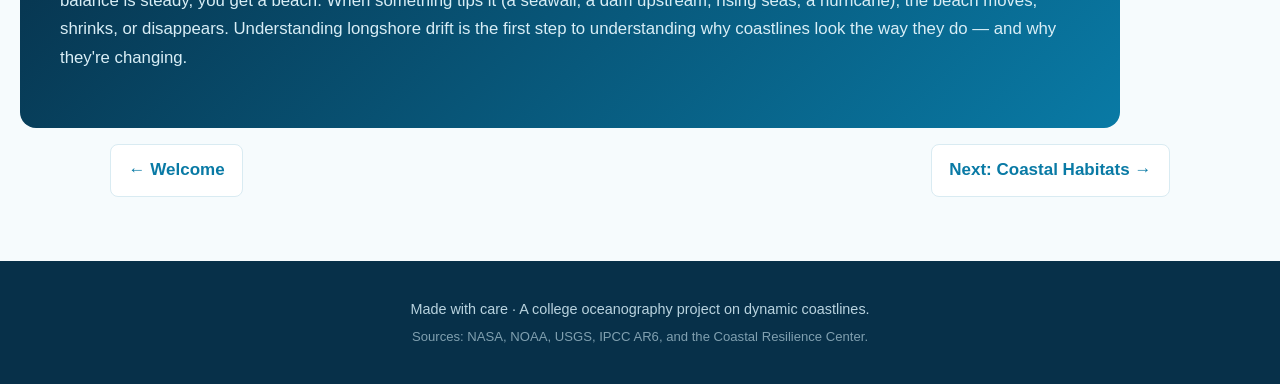
<file: coastlines/beaches.html>
<!DOCTYPE html>
<html lang="en">
<head>
  <meta charset="UTF-8">
  <meta name="viewport" content="width=device-width, initial-scale=1.0">
  <title>How Beaches Form | Where Land Meets Sea</title>
  <meta name="description" content="Longshore drift, sand transport, and the way beaches, spits, and barrier islands are built by waves working on an angle.">
  <link rel="stylesheet" href="styles.css">
</head>
<body>
  <header class="site-header">
    <div class="container nav-row">
      <a href="index.html" class="brand"><span class="brand-mark"></span><span>Where Land Meets Sea</span></a>
      <nav class="site-nav" aria-label="Primary">
        <a href="index.html">Welcome</a>
        <a href="beaches.html" class="active">Beaches</a>
        <a href="habitats.html">Habitats</a>
        <a href="rising-seas.html">Rising Seas</a>
        <a href="impact.html">Sandy &amp; Us</a>
        <a href="modern.html">Today's Coast</a>
        <a href="action.html">What We Can Do</a>
      </nav>
    </div>
  </header>

  <section class="page-hero">
    <div class="container">
      <p class="eyebrow">Sand is on the move</p>
      <h1>How Beaches Actually Form</h1>
      <p class="lede">A beach isn't a place &mdash; it's a process. The sand under your feet is moving down the coast right now, one wave at a time.</p>
    </div>
  </section>

  <main>
    <section class="container section">
      <h2>Imagine a wave hitting the shore</h2>
      <p class="body-text">
        Here's the thing most people don't realize about waves: they almost never come straight in. The wind blows on an angle,
        so waves arrive on the beach at a slight slant. When a wave runs up the sand at that angle, it carries sand grains
        with it &mdash; up and to the side. Then gravity takes over and the water (with its grains) slides straight back down
        toward the sea.
      </p>
      <p class="body-text">
        Up at an angle. Down straight. Up at an angle. Down straight. Each grain of sand zigzags down the beach, taking little
        steps in one direction. Multiply that by trillions of grains and a hundred million waves a year, and you get an
        invisible river of sand traveling along every shoreline on Earth.
      </p>
      <p class="body-text">
        Scientists call this <strong>longshore drift</strong> (sometimes "littoral drift"). It's one of the most important
        processes in all of oceanography &mdash; and once you know about it, you'll see its handiwork everywhere.
      </p>

      <div class="diagram-card">
        <h3>The simplest picture</h3>
        <p>
          Wind &rarr; angled waves &rarr; sand swept up the beach diagonally &rarr; sand pulled straight back by gravity &rarr;
          net movement of sand <em>down the coast</em>. That's longshore drift in one sentence.
        </p>
      </div>
    </section>

    <section class="container section">
      <h2>What longshore drift builds</h2>
      <p class="body-text">
        Longshore drift is the sculptor of the coast. Almost every sandy feature you've ever seen at a beach was shaped by it:
      </p>
      <div class="hazard-grid">
        <article class="hazard-card">
          <div class="hazard-icon">~</div>
          <h2>Beaches</h2>
          <p>Sand drops out of the moving water wherever waves slow down &mdash; a sheltered bay, a gentle curve. That's where it piles up into the beach you walk on.</p>
        </article>
        <article class="hazard-card">
          <div class="hazard-icon">&#x21B7;</div>
          <h2>Spits</h2>
          <p>When the coast suddenly turns inland (say, at the mouth of a bay), the sand keeps going straight ahead, building a long curved finger of sand sticking out into the water. Cape Cod has classic spits.</p>
        </article>
        <article class="hazard-card">
          <div class="hazard-icon">&#x25B3;</div>
          <h2>Barrier Islands</h2>
          <p>Long, skinny islands of sand sitting offshore &mdash; like the Outer Banks, Fire Island, or the Jersey Shore's barrier beaches. They're built (and reshaped) by drifting sand.</p>
        </article>
        <article class="hazard-card">
          <div class="hazard-icon">&#x25EF;</div>
          <h2>Tombolos &amp; Lagoons</h2>
          <p>A tombolo is a sand bridge that connects an island to the mainland. A lagoon is the sheltered water behind a spit or barrier island. Both are made by drift.</p>
        </article>
      </div>
    </section>

    <section class="container section">
      <h2>Where does the sand even come from?</h2>
      <p class="body-text">
        Sand has to be made before it can drift. Most beach sand comes from one of two places:
      </p>
      <ul class="impact-list">
        <li><strong>Rivers.</strong> Rivers grind up rock as they flow and dump tons of sediment into the sea. That's why a coast downstream of a big river system tends to have lots of sand.</li>
        <li><strong>Eroding cliffs and headlands.</strong> Waves chip away at rocky outcrops over thousands of years. The fragments break down into sand and join the longshore current.</li>
        <li><strong>Coral and shell debris.</strong> In tropical places like the Caribbean, the white sand is literally pulverized coral and shells &mdash; biological in origin.</li>
      </ul>
      <p class="body-text">
        Once sand enters the system, longshore drift is what moves it around. Every beach is part of a bigger network &mdash;
        scientists call them <strong>littoral cells</strong> &mdash; where sand flows in from one source and eventually flows out
        again, often into a deep underwater canyon where it disappears for good.
      </p>
    </section>

    <section class="container section">
      <h2>Why this matters for everyday people</h2>
      <p class="body-text">
        Once you understand longshore drift, a lot of news starts to make sense:
      </p>
      <div class="two-col">
        <div class="info-block">
          <h3>"Why does my beach keep eroding?"</h3>
          <p>Because the sand that used to refill it is being trapped somewhere upstream &mdash; often by a jetty, harbor wall, or seawall built decades ago.</p>
        </div>
        <div class="info-block">
          <h3>"Why do they keep dumping sand on the beach?"</h3>
          <p>That's called <em>beach nourishment</em>. When natural sand supply gets cut off, towns truck or pump in millions of cubic yards just to keep the beach from disappearing.</p>
        </div>
        <div class="info-block">
          <h3>"Why are barrier islands always shifting?"</h3>
          <p>Because they're literally piles of moving sand. They roll inland over decades, especially as sea level rises. They're not failing &mdash; they're behaving exactly as physics says they should.</p>
        </div>
        <div class="info-block">
          <h3>"Why do storms reshape the coast so fast?"</h3>
          <p>Big storms turbocharge the drift &mdash; moving in days what would normally take years. Then the regular waves slowly put it back, but never quite the same way.</p>
        </div>
      </div>
    </section>

    <section class="container section callout">
      <h2>The takeaway</h2>
      <p class="body-text">
        A beach is not a thing. It's a balance &mdash; between sand coming in, sand going out, waves, wind, and gravity all
        working at once. When that balance is steady, you get a beach. When something tips it (a seawall, a dam upstream,
        rising seas, a hurricane), the beach moves, shrinks, or disappears. Understanding longshore drift is the first step
        to understanding why coastlines look the way they do &mdash; and why they're changing.
      </p>
    </section>

    <nav class="page-nav">
      <a href="index.html" class="page-nav-link">&larr; Welcome</a>
      <a href="habitats.html" class="page-nav-link">Next: Coastal Habitats &rarr;</a>
    </nav>
  </main>

  <footer class="site-footer">
    <div class="container">
      <p>Made with care &middot; A college oceanography project on dynamic coastlines.</p>
      <p class="footer-note">Sources: NASA, NOAA, USGS, IPCC AR6, and the Coastal Resilience Center.</p>
    </div>
  </footer>
</body>
</html>
</file>
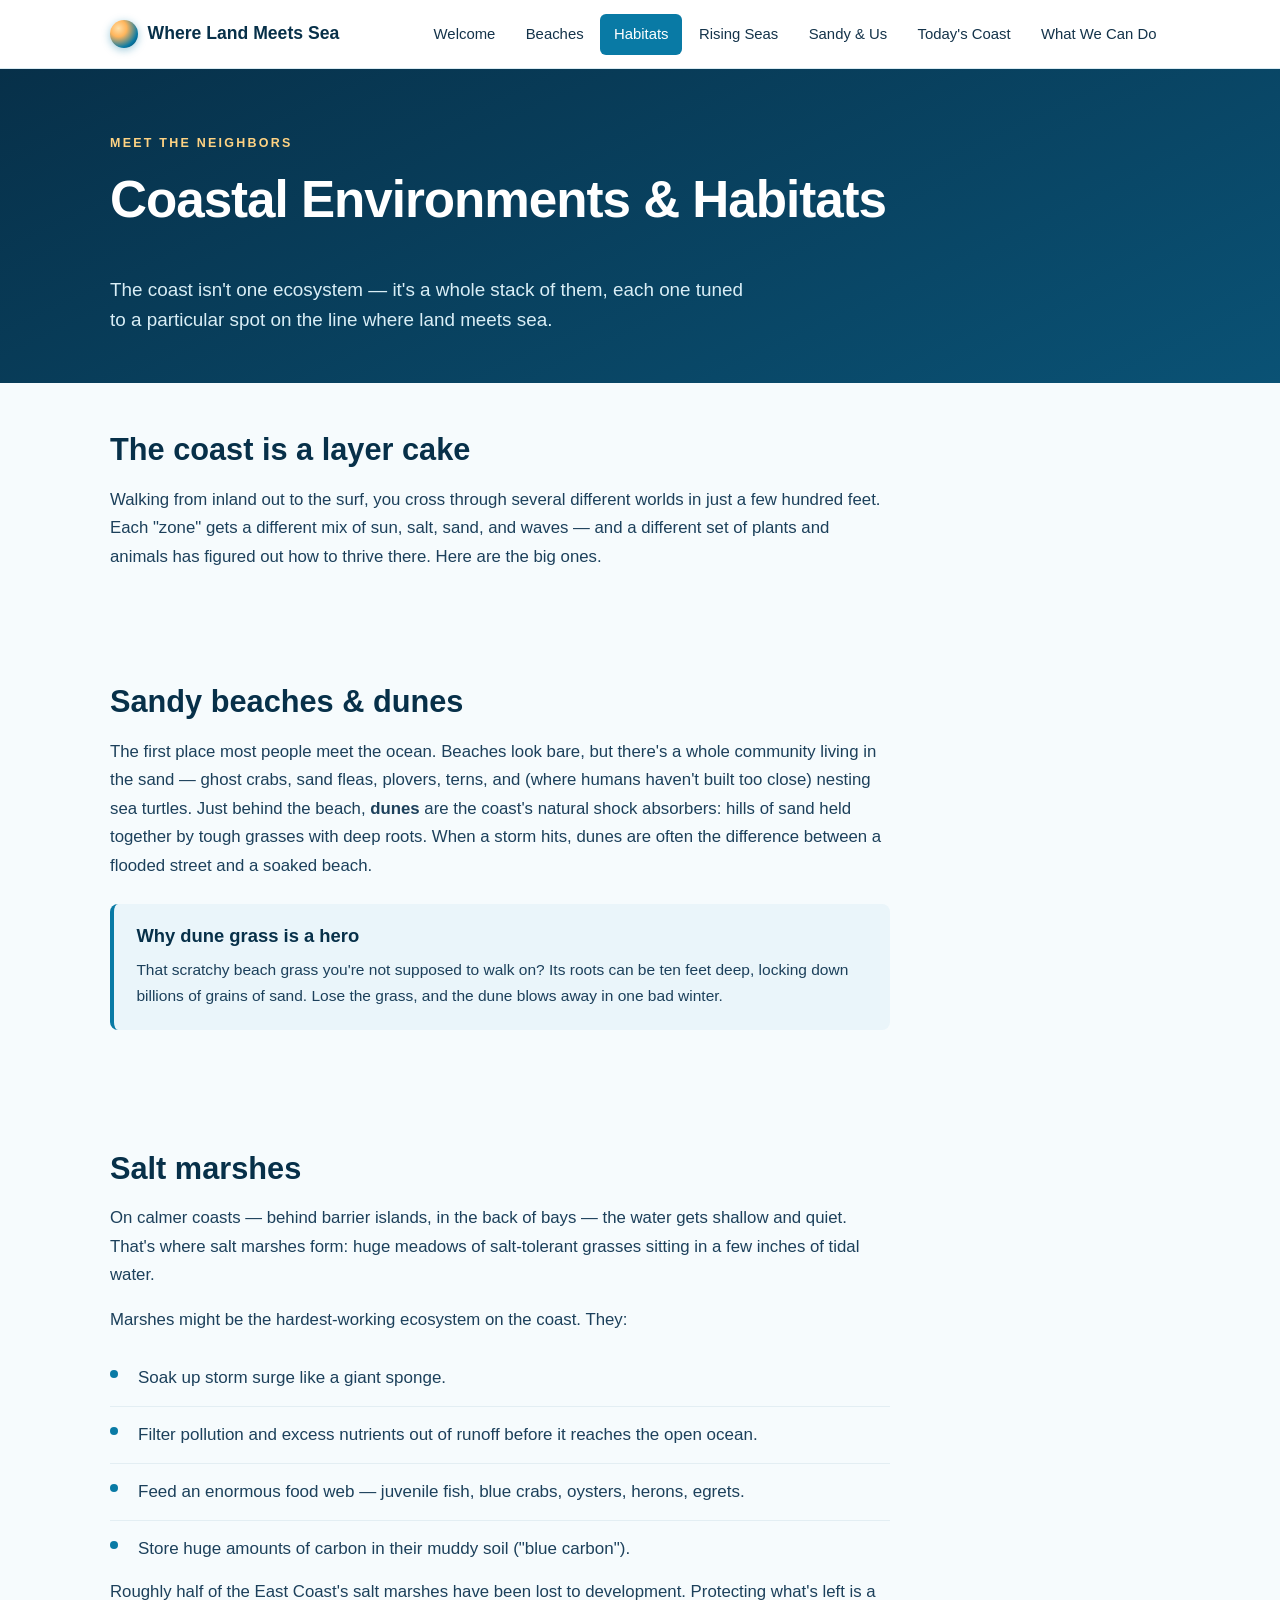
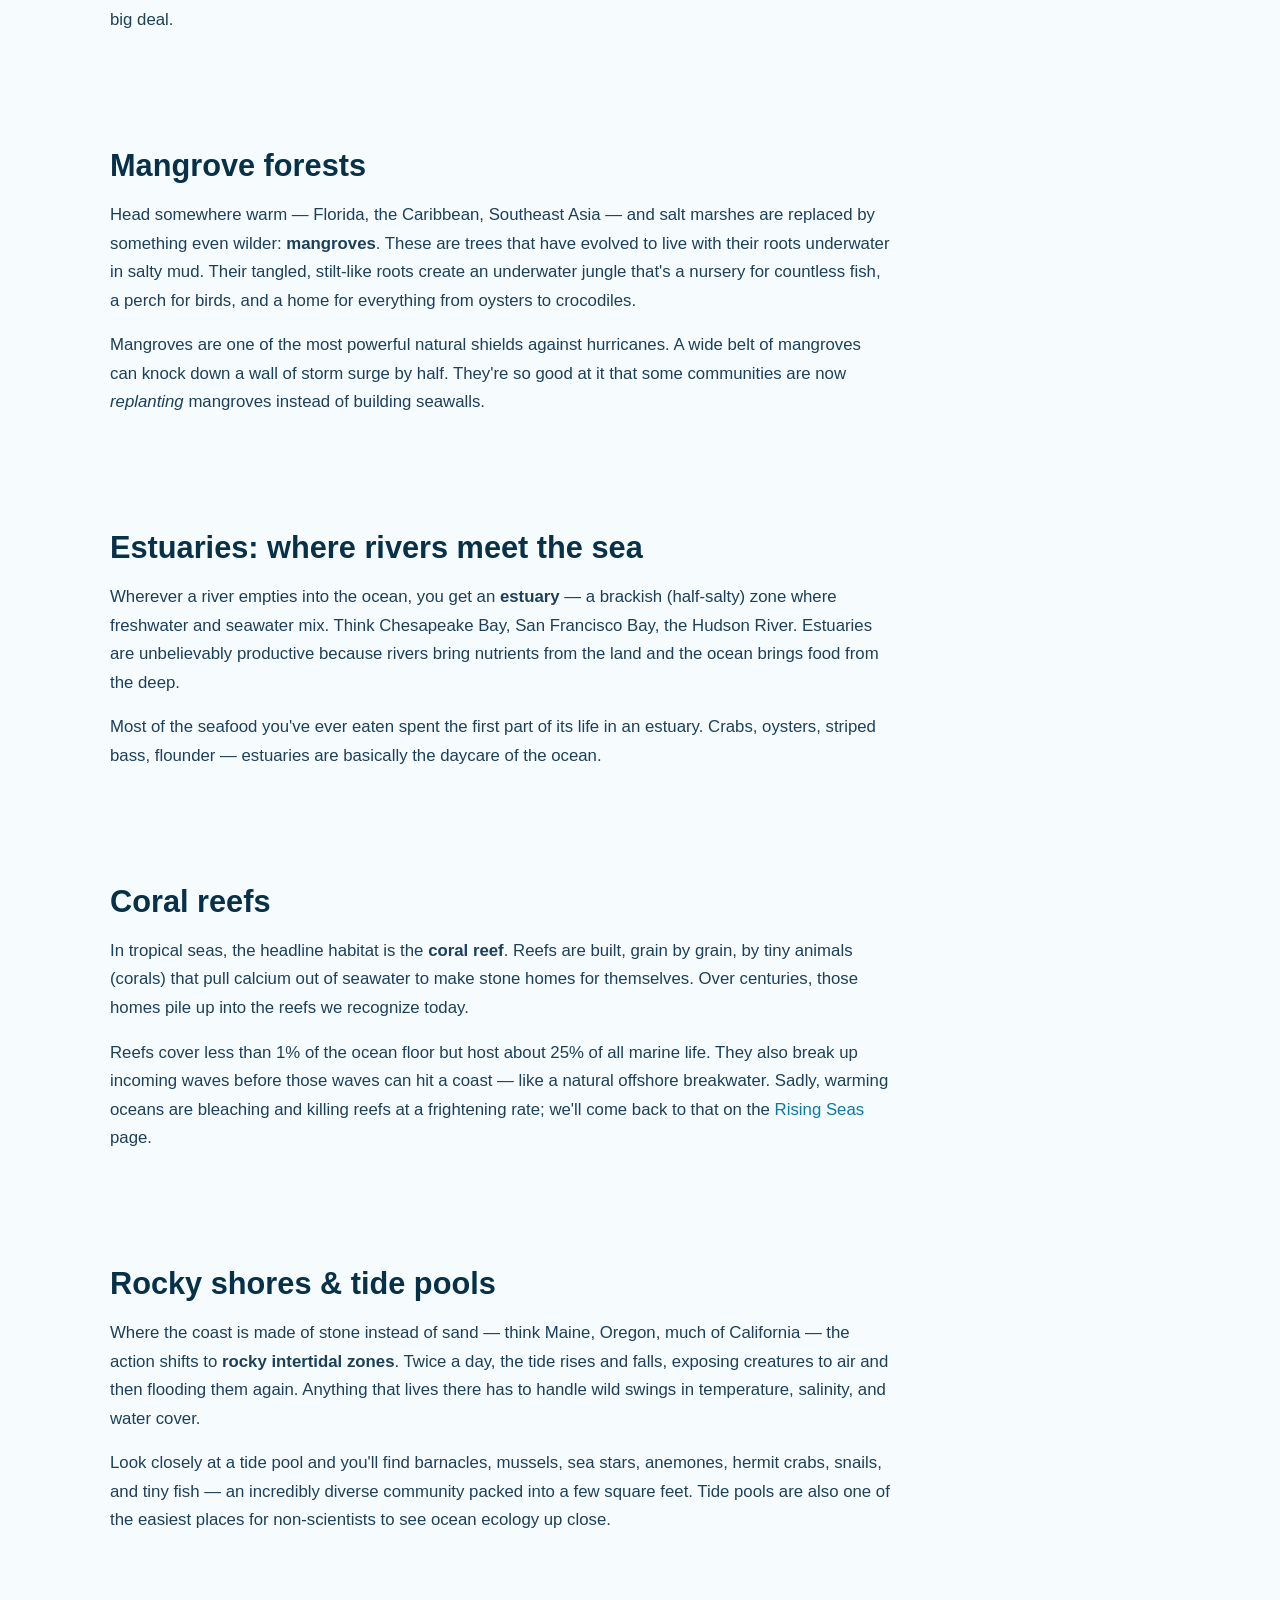
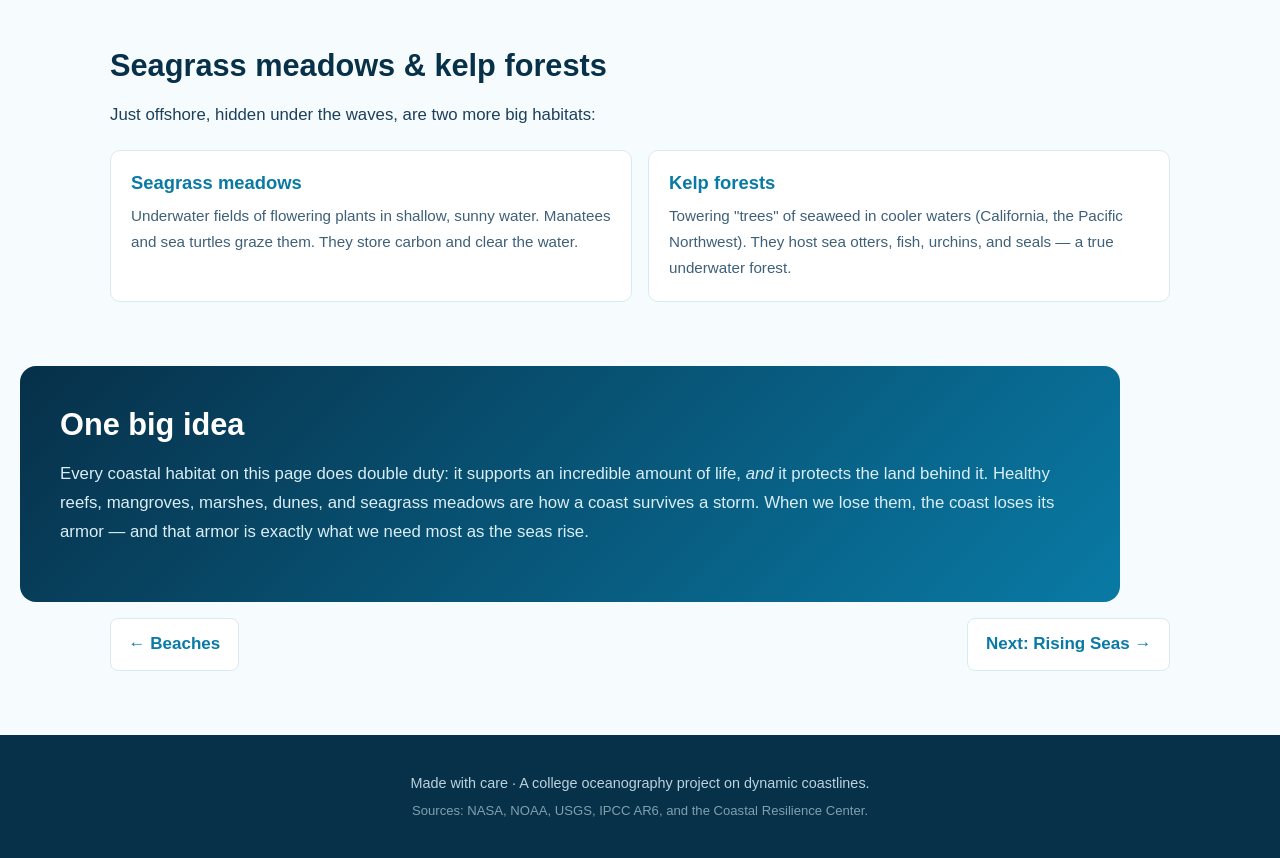
<file: coastlines/habitats.html>
<!DOCTYPE html>
<html lang="en">
<head>
  <meta charset="UTF-8">
  <meta name="viewport" content="width=device-width, initial-scale=1.0">
  <title>Coastal Habitats | Where Land Meets Sea</title>
  <meta name="description" content="A friendly tour of coastal environments: dunes, salt marshes, mangroves, estuaries, coral reefs, rocky shores, and more.">
  <link rel="stylesheet" href="styles.css">
</head>
<body>
  <header class="site-header">
    <div class="container nav-row">
      <a href="index.html" class="brand"><span class="brand-mark"></span><span>Where Land Meets Sea</span></a>
      <nav class="site-nav" aria-label="Primary">
        <a href="index.html">Welcome</a>
        <a href="beaches.html">Beaches</a>
        <a href="habitats.html" class="active">Habitats</a>
        <a href="rising-seas.html">Rising Seas</a>
        <a href="impact.html">Sandy &amp; Us</a>
        <a href="modern.html">Today's Coast</a>
        <a href="action.html">What We Can Do</a>
      </nav>
    </div>
  </header>

  <section class="page-hero">
    <div class="container">
      <p class="eyebrow">Meet the neighbors</p>
      <h1>Coastal Environments &amp; Habitats</h1>
      <p class="lede">The coast isn't one ecosystem &mdash; it's a whole stack of them, each one tuned to a particular spot on the line where land meets sea.</p>
    </div>
  </section>

  <main>
    <section class="container section">
      <h2>The coast is a layer cake</h2>
      <p class="body-text">
        Walking from inland out to the surf, you cross through several different worlds in just a few hundred feet.
        Each "zone" gets a different mix of sun, salt, sand, and waves &mdash; and a different set of plants and animals
        has figured out how to thrive there. Here are the big ones.
      </p>
    </section>

    <section class="container section">
      <h2>Sandy beaches &amp; dunes</h2>
      <p class="body-text">
        The first place most people meet the ocean. Beaches look bare, but there's a whole community living in the sand &mdash;
        ghost crabs, sand fleas, plovers, terns, and (where humans haven't built too close) nesting sea turtles.
        Just behind the beach, <strong>dunes</strong> are the coast's natural shock absorbers: hills of sand held together
        by tough grasses with deep roots. When a storm hits, dunes are often the difference between a flooded street and a soaked beach.
      </p>
      <div class="diagram-card">
        <h3>Why dune grass is a hero</h3>
        <p>That scratchy beach grass you're not supposed to walk on? Its roots can be ten feet deep, locking down billions of grains of sand. Lose the grass, and the dune blows away in one bad winter.</p>
      </div>
    </section>

    <section class="container section">
      <h2>Salt marshes</h2>
      <p class="body-text">
        On calmer coasts &mdash; behind barrier islands, in the back of bays &mdash; the water gets shallow and quiet.
        That's where salt marshes form: huge meadows of salt-tolerant grasses sitting in a few inches of tidal water.
      </p>
      <p class="body-text">
        Marshes might be the hardest-working ecosystem on the coast. They:
      </p>
      <ul class="impact-list">
        <li>Soak up storm surge like a giant sponge.</li>
        <li>Filter pollution and excess nutrients out of runoff before it reaches the open ocean.</li>
        <li>Feed an enormous food web &mdash; juvenile fish, blue crabs, oysters, herons, egrets.</li>
        <li>Store huge amounts of carbon in their muddy soil ("blue carbon").</li>
      </ul>
      <p class="body-text">Roughly half of the East Coast's salt marshes have been lost to development. Protecting what's left is a big deal.</p>
    </section>

    <section class="container section">
      <h2>Mangrove forests</h2>
      <p class="body-text">
        Head somewhere warm &mdash; Florida, the Caribbean, Southeast Asia &mdash; and salt marshes are replaced by something even
        wilder: <strong>mangroves</strong>. These are trees that have evolved to live with their roots underwater in salty mud.
        Their tangled, stilt-like roots create an underwater jungle that's a nursery for countless fish, a perch for birds,
        and a home for everything from oysters to crocodiles.
      </p>
      <p class="body-text">
        Mangroves are one of the most powerful natural shields against hurricanes. A wide belt of mangroves can knock down
        a wall of storm surge by half. They're so good at it that some communities are now <em>replanting</em> mangroves
        instead of building seawalls.
      </p>
    </section>

    <section class="container section">
      <h2>Estuaries: where rivers meet the sea</h2>
      <p class="body-text">
        Wherever a river empties into the ocean, you get an <strong>estuary</strong> &mdash; a brackish (half-salty) zone
        where freshwater and seawater mix. Think Chesapeake Bay, San Francisco Bay, the Hudson River. Estuaries are
        unbelievably productive because rivers bring nutrients from the land and the ocean brings food from the deep.
      </p>
      <p class="body-text">
        Most of the seafood you've ever eaten spent the first part of its life in an estuary. Crabs, oysters, striped bass,
        flounder &mdash; estuaries are basically the daycare of the ocean.
      </p>
    </section>

    <section class="container section">
      <h2>Coral reefs</h2>
      <p class="body-text">
        In tropical seas, the headline habitat is the <strong>coral reef</strong>. Reefs are built, grain by grain, by tiny
        animals (corals) that pull calcium out of seawater to make stone homes for themselves. Over centuries, those homes
        pile up into the reefs we recognize today.
      </p>
      <p class="body-text">
        Reefs cover less than 1% of the ocean floor but host about 25% of all marine life. They also break up incoming waves
        before those waves can hit a coast &mdash; like a natural offshore breakwater. Sadly, warming oceans are bleaching
        and killing reefs at a frightening rate; we'll come back to that on the <a href="rising-seas.html">Rising Seas</a> page.
      </p>
    </section>

    <section class="container section">
      <h2>Rocky shores &amp; tide pools</h2>
      <p class="body-text">
        Where the coast is made of stone instead of sand &mdash; think Maine, Oregon, much of California &mdash; the action shifts
        to <strong>rocky intertidal zones</strong>. Twice a day, the tide rises and falls, exposing creatures to air and then
        flooding them again. Anything that lives there has to handle wild swings in temperature, salinity, and water cover.
      </p>
      <p class="body-text">
        Look closely at a tide pool and you'll find barnacles, mussels, sea stars, anemones, hermit crabs, snails, and tiny
        fish &mdash; an incredibly diverse community packed into a few square feet. Tide pools are also one of the easiest
        places for non-scientists to see ocean ecology up close.
      </p>
    </section>

    <section class="container section">
      <h2>Seagrass meadows &amp; kelp forests</h2>
      <p class="body-text">
        Just offshore, hidden under the waves, are two more big habitats:
      </p>
      <div class="two-col">
        <div class="info-block">
          <h3>Seagrass meadows</h3>
          <p>Underwater fields of flowering plants in shallow, sunny water. Manatees and sea turtles graze them. They store carbon and clear the water.</p>
        </div>
        <div class="info-block">
          <h3>Kelp forests</h3>
          <p>Towering "trees" of seaweed in cooler waters (California, the Pacific Northwest). They host sea otters, fish, urchins, and seals &mdash; a true underwater forest.</p>
        </div>
      </div>
    </section>

    <section class="container section callout">
      <h2>One big idea</h2>
      <p class="body-text">
        Every coastal habitat on this page does double duty: it supports an incredible amount of life, <em>and</em> it
        protects the land behind it. Healthy reefs, mangroves, marshes, dunes, and seagrass meadows are how a coast survives
        a storm. When we lose them, the coast loses its armor &mdash; and that armor is exactly what we need most as the
        seas rise.
      </p>
    </section>

    <nav class="page-nav">
      <a href="beaches.html" class="page-nav-link">&larr; Beaches</a>
      <a href="rising-seas.html" class="page-nav-link">Next: Rising Seas &rarr;</a>
    </nav>
  </main>

  <footer class="site-footer">
    <div class="container">
      <p>Made with care &middot; A college oceanography project on dynamic coastlines.</p>
      <p class="footer-note">Sources: NASA, NOAA, USGS, IPCC AR6, and the Coastal Resilience Center.</p>
    </div>
  </footer>
</body>
</html>
</file>
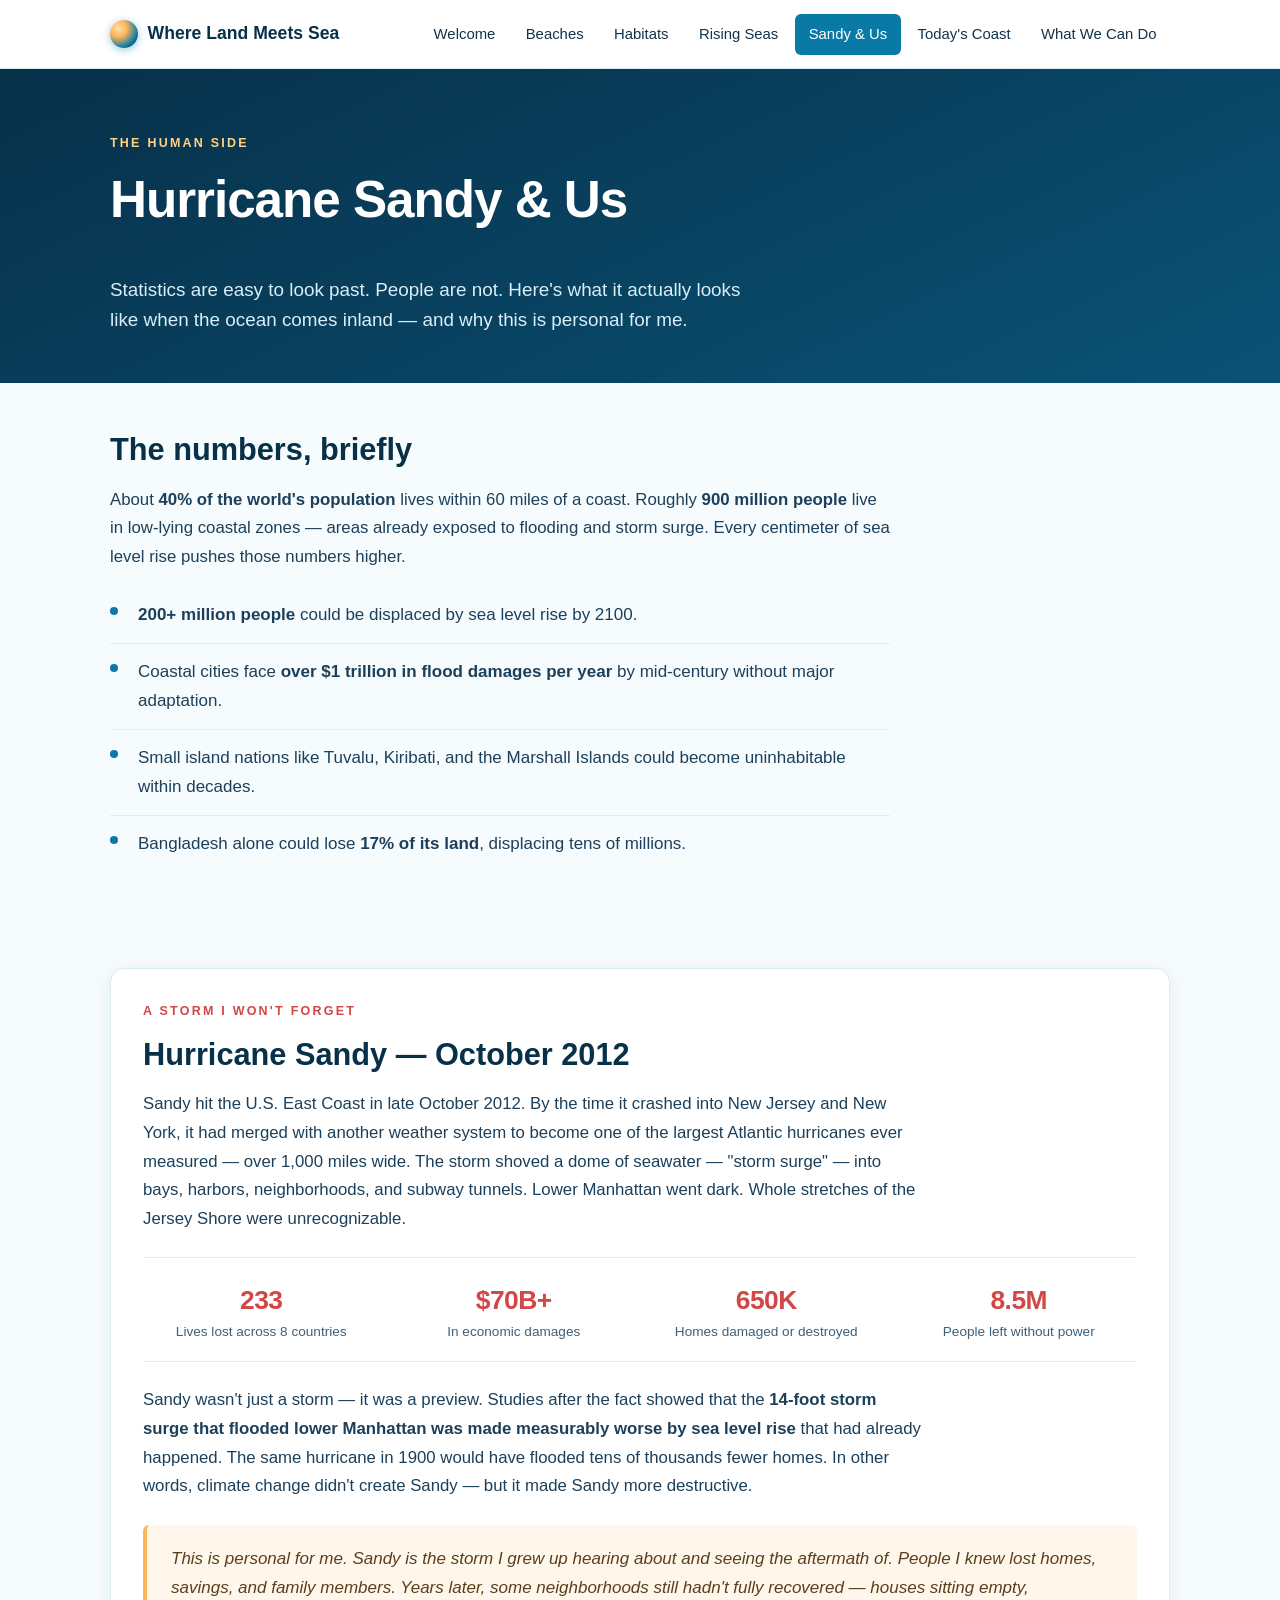
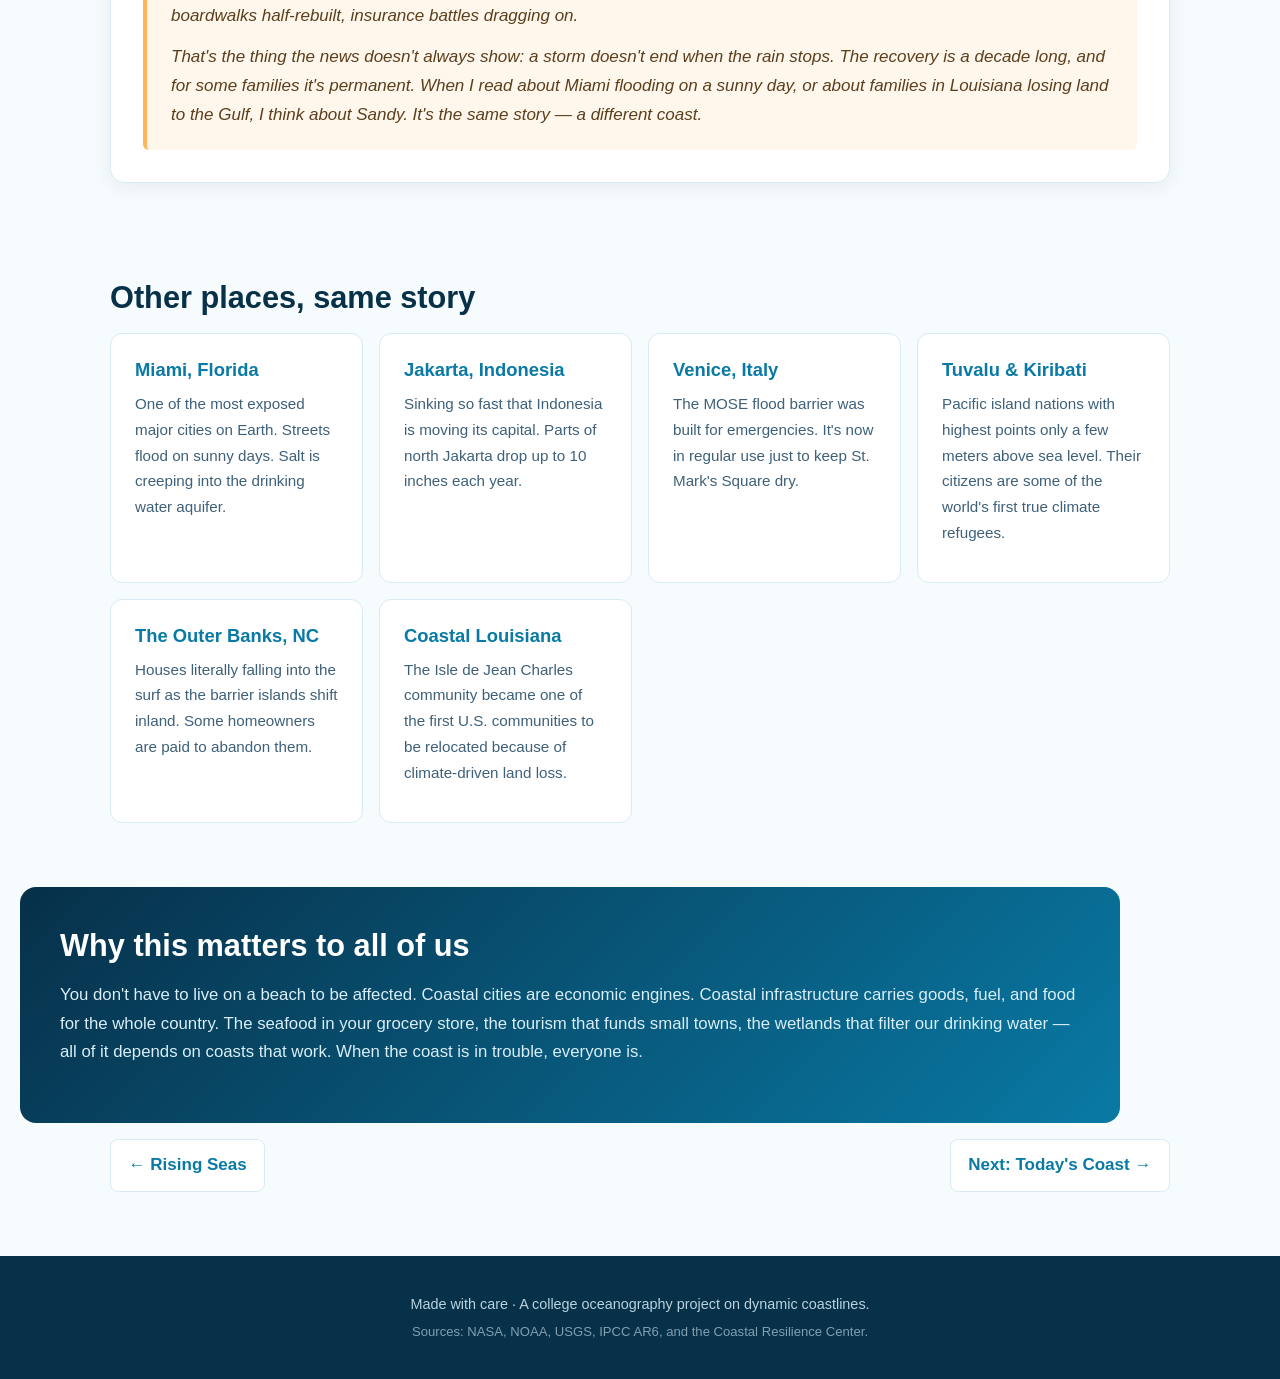
<file: coastlines/impact.html>
<!DOCTYPE html>
<html lang="en">
<head>
  <meta charset="UTF-8">
  <meta name="viewport" content="width=device-width, initial-scale=1.0">
  <title>Hurricane Sandy &amp; Us | Where Land Meets Sea</title>
  <meta name="description" content="A personal look at the human cost of coastal hazards, told through Hurricane Sandy and other communities on the front lines.">
  <link rel="stylesheet" href="styles.css">
</head>
<body>
  <header class="site-header">
    <div class="container nav-row">
      <a href="index.html" class="brand"><span class="brand-mark"></span><span>Where Land Meets Sea</span></a>
      <nav class="site-nav" aria-label="Primary">
        <a href="index.html">Welcome</a>
        <a href="beaches.html">Beaches</a>
        <a href="habitats.html">Habitats</a>
        <a href="rising-seas.html">Rising Seas</a>
        <a href="impact.html" class="active">Sandy &amp; Us</a>
        <a href="modern.html">Today's Coast</a>
        <a href="action.html">What We Can Do</a>
      </nav>
    </div>
  </header>

  <section class="page-hero">
    <div class="container">
      <p class="eyebrow">The human side</p>
      <h1>Hurricane Sandy &amp; Us</h1>
      <p class="lede">Statistics are easy to look past. People are not. Here's what it actually looks like when the ocean comes inland &mdash; and why this is personal for me.</p>
    </div>
  </section>

  <main>
    <section class="container section">
      <h2>The numbers, briefly</h2>
      <p class="body-text">
        About <strong>40% of the world's population</strong> lives within 60 miles of a coast. Roughly
        <strong>900 million people</strong> live in low-lying coastal zones &mdash; areas already exposed to flooding and storm
        surge. Every centimeter of sea level rise pushes those numbers higher.
      </p>
      <ul class="impact-list">
        <li><strong>200+ million people</strong> could be displaced by sea level rise by 2100.</li>
        <li>Coastal cities face <strong>over $1 trillion in flood damages per year</strong> by mid-century without major adaptation.</li>
        <li>Small island nations like Tuvalu, Kiribati, and the Marshall Islands could become uninhabitable within decades.</li>
        <li>Bangladesh alone could lose <strong>17% of its land</strong>, displacing tens of millions.</li>
      </ul>
    </section>

    <section class="container section">
      <div class="case-study">
        <p class="eyebrow">A storm I won't forget</p>
        <h2>Hurricane Sandy &mdash; October 2012</h2>
        <p class="body-text">
          Sandy hit the U.S. East Coast in late October 2012. By the time it crashed into New Jersey and New York, it had
          merged with another weather system to become one of the largest Atlantic hurricanes ever measured &mdash; over 1,000
          miles wide. The storm shoved a dome of seawater &mdash; "storm surge" &mdash; into bays, harbors, neighborhoods, and
          subway tunnels. Lower Manhattan went dark. Whole stretches of the Jersey Shore were unrecognizable.
        </p>

        <div class="case-stats">
          <div class="case-stat"><div class="case-num">233</div><div>Lives lost across 8 countries</div></div>
          <div class="case-stat"><div class="case-num">$70B+</div><div>In economic damages</div></div>
          <div class="case-stat"><div class="case-num">650K</div><div>Homes damaged or destroyed</div></div>
          <div class="case-stat"><div class="case-num">8.5M</div><div>People left without power</div></div>
        </div>

        <p class="body-text">
          Sandy wasn't just a storm &mdash; it was a preview. Studies after the fact showed that the <strong>14-foot storm surge
          that flooded lower Manhattan was made measurably worse by sea level rise</strong> that had already happened.
          The same hurricane in 1900 would have flooded tens of thousands fewer homes. In other words, climate change didn't
          create Sandy &mdash; but it made Sandy more destructive.
        </p>

        <div class="personal-quote">
          <p>
            This is personal for me. Sandy is the storm I grew up hearing about and seeing the aftermath of. People I knew
            lost homes, savings, and family members. Years later, some neighborhoods still hadn't fully recovered &mdash;
            houses sitting empty, boardwalks half-rebuilt, insurance battles dragging on.
          </p>
          <p>
            That's the thing the news doesn't always show: a storm doesn't end when the rain stops. The recovery is a decade
            long, and for some families it's permanent. When I read about Miami flooding on a sunny day, or about families
            in Louisiana losing land to the Gulf, I think about Sandy. It's the same story &mdash; a different coast.
          </p>
        </div>
      </div>
    </section>

    <section class="container section">
      <h2>Other places, same story</h2>
      <div class="card-grid">
        <div class="topic-card static">
          <h3>Miami, Florida</h3>
          <p>One of the most exposed major cities on Earth. Streets flood on sunny days. Salt is creeping into the drinking water aquifer.</p>
        </div>
        <div class="topic-card static">
          <h3>Jakarta, Indonesia</h3>
          <p>Sinking so fast that Indonesia is moving its capital. Parts of north Jakarta drop up to 10 inches each year.</p>
        </div>
        <div class="topic-card static">
          <h3>Venice, Italy</h3>
          <p>The MOSE flood barrier was built for emergencies. It's now in regular use just to keep St. Mark's Square dry.</p>
        </div>
        <div class="topic-card static">
          <h3>Tuvalu &amp; Kiribati</h3>
          <p>Pacific island nations with highest points only a few meters above sea level. Their citizens are some of the world's first true climate refugees.</p>
        </div>
        <div class="topic-card static">
          <h3>The Outer Banks, NC</h3>
          <p>Houses literally falling into the surf as the barrier islands shift inland. Some homeowners are paid to abandon them.</p>
        </div>
        <div class="topic-card static">
          <h3>Coastal Louisiana</h3>
          <p>The Isle de Jean Charles community became one of the first U.S. communities to be relocated because of climate-driven land loss.</p>
        </div>
      </div>
    </section>

    <section class="container section callout">
      <h2>Why this matters to all of us</h2>
      <p class="body-text">
        You don't have to live on a beach to be affected. Coastal cities are economic engines. Coastal infrastructure
        carries goods, fuel, and food for the whole country. The seafood in your grocery store, the tourism that funds
        small towns, the wetlands that filter our drinking water &mdash; all of it depends on coasts that work. When the
        coast is in trouble, everyone is.
      </p>
    </section>

    <nav class="page-nav">
      <a href="rising-seas.html" class="page-nav-link">&larr; Rising Seas</a>
      <a href="modern.html" class="page-nav-link">Next: Today's Coast &rarr;</a>
    </nav>
  </main>

  <footer class="site-footer">
    <div class="container">
      <p>Made with care &middot; A college oceanography project on dynamic coastlines.</p>
      <p class="footer-note">Sources: NASA, NOAA, USGS, IPCC AR6, and the Coastal Resilience Center.</p>
    </div>
  </footer>
</body>
</html>
</file>
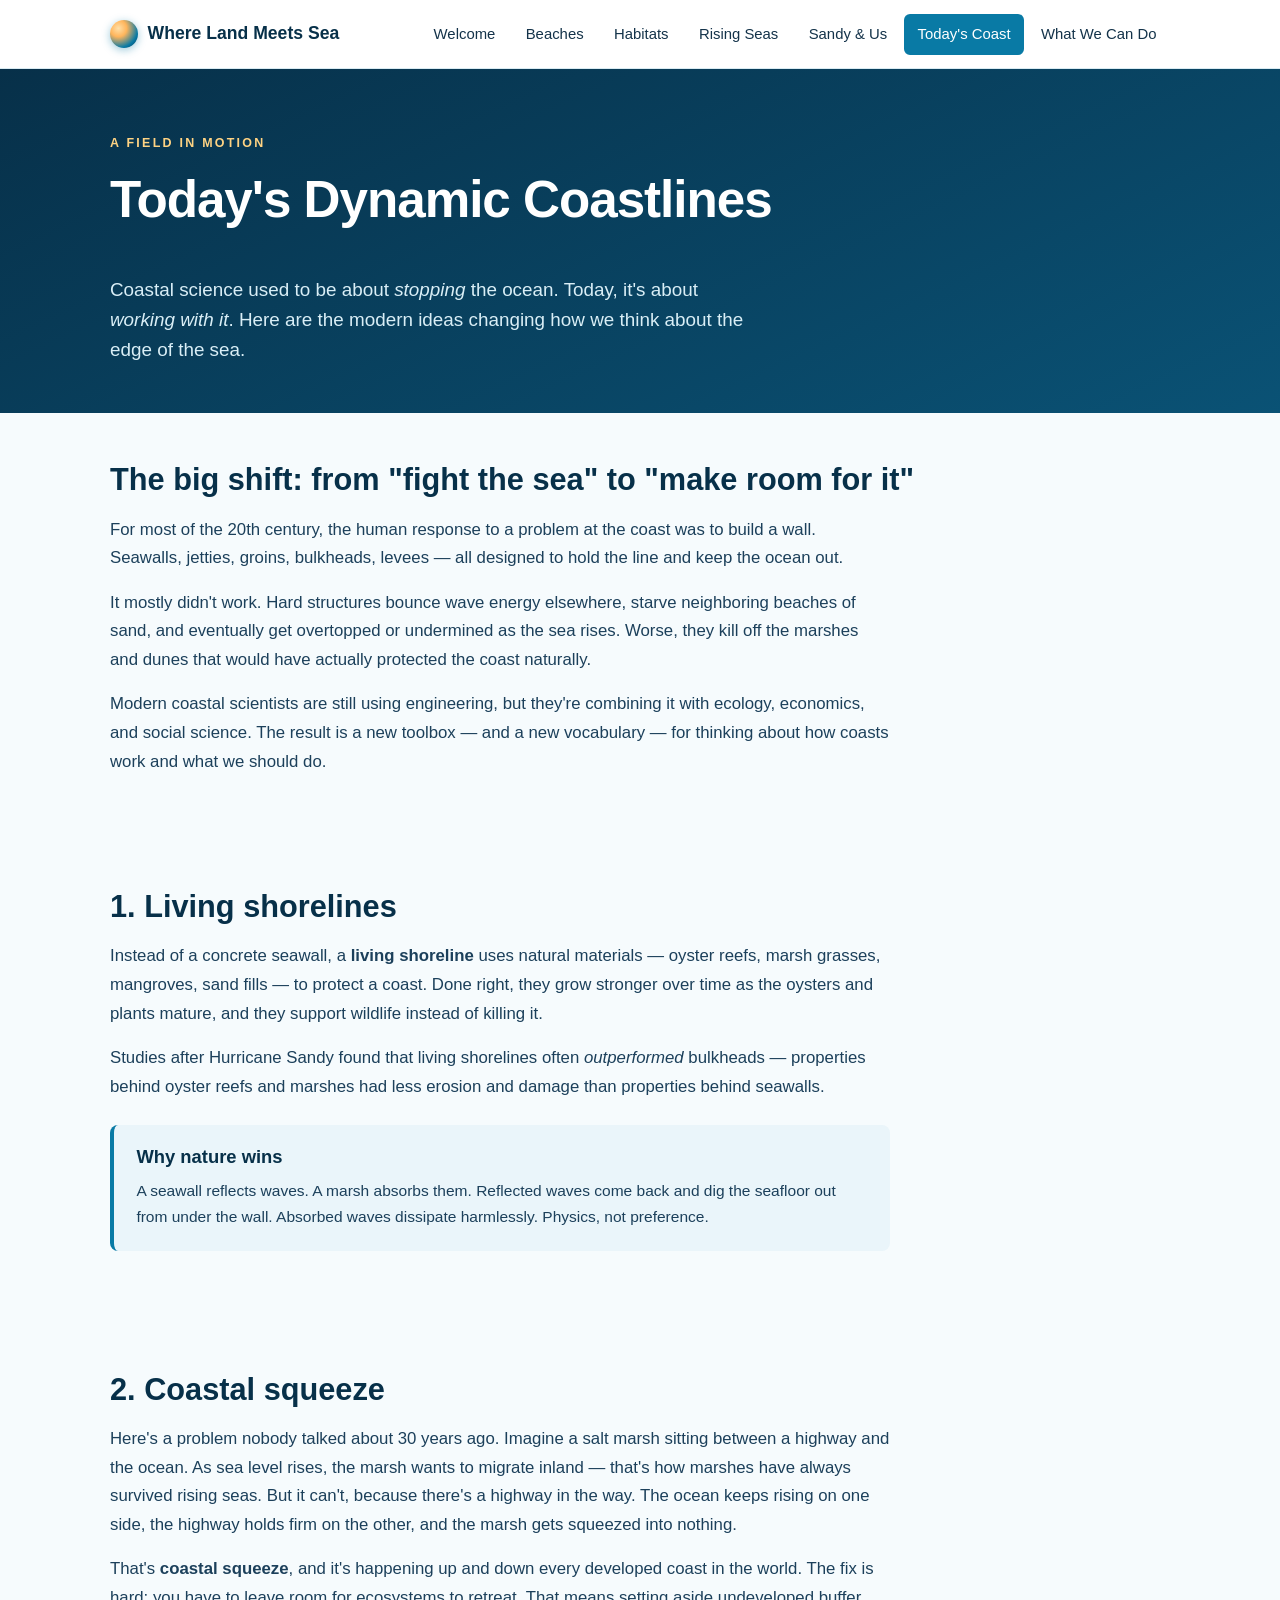
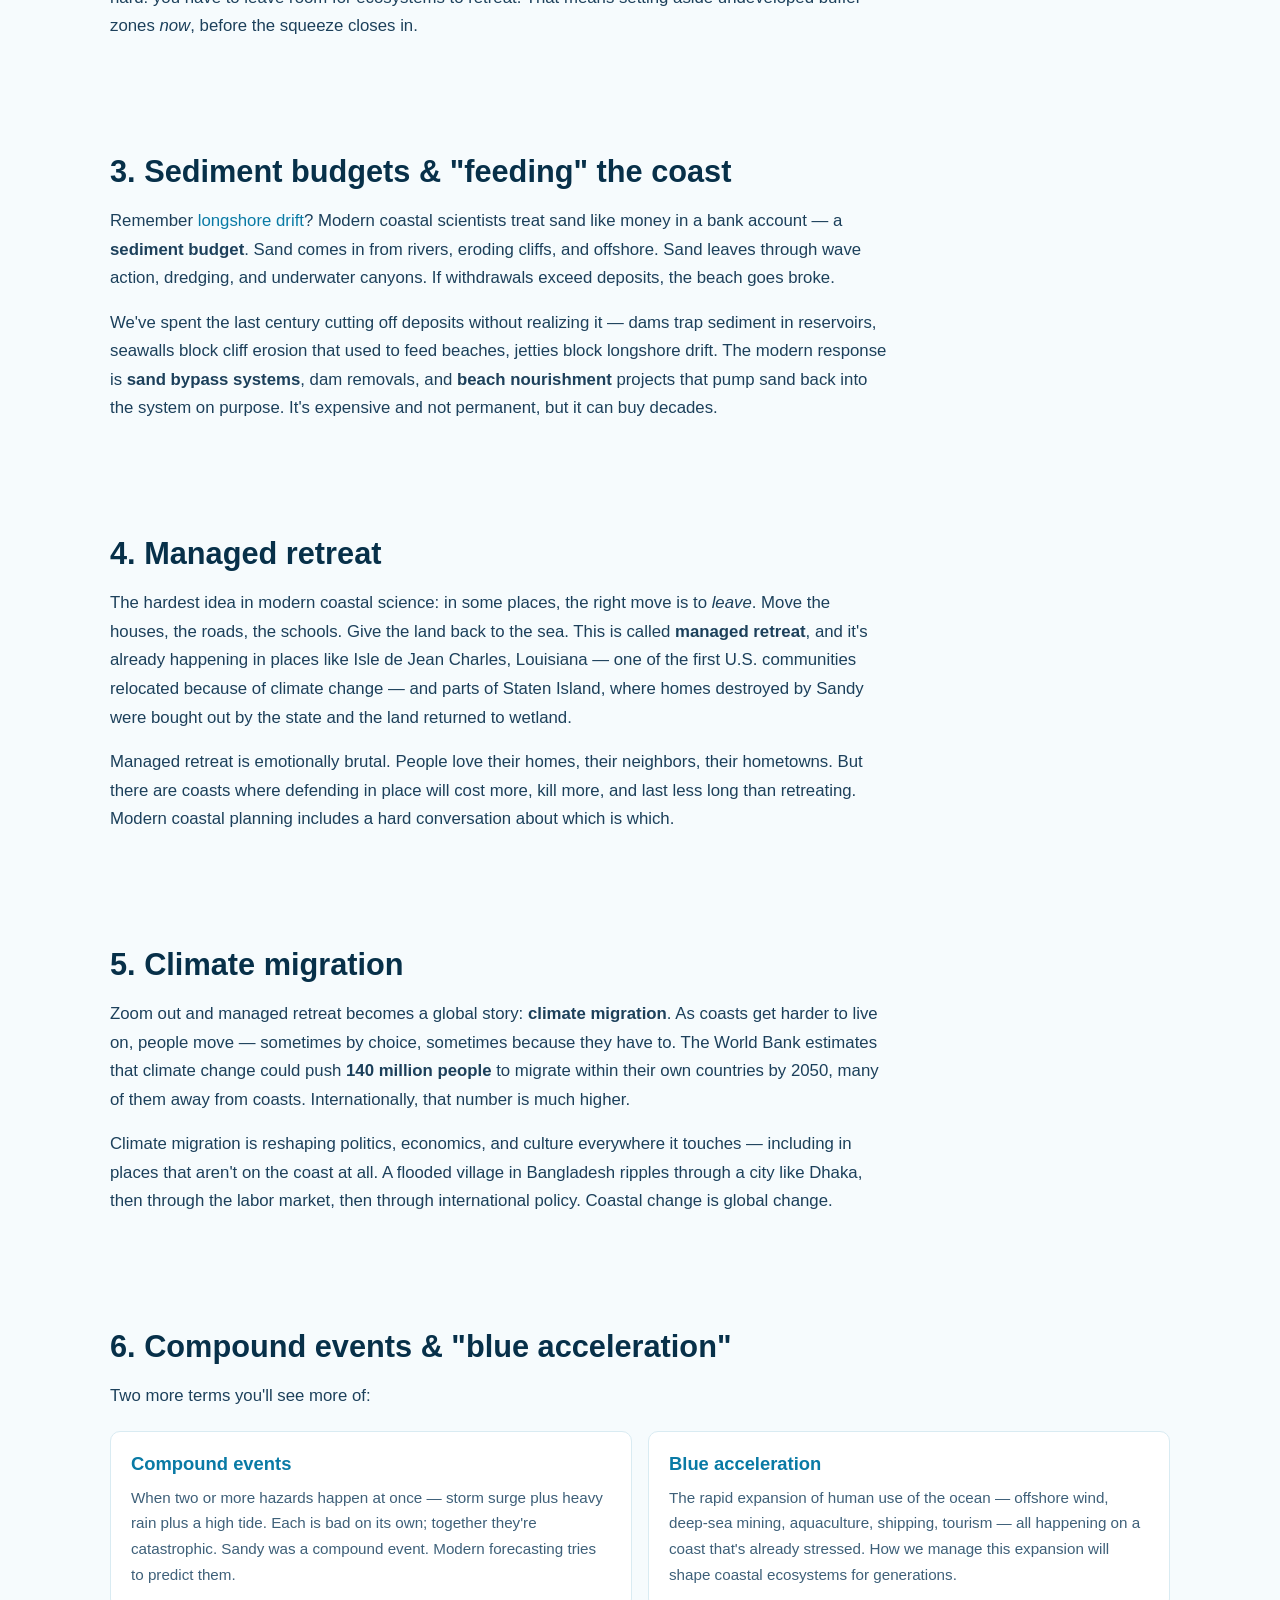
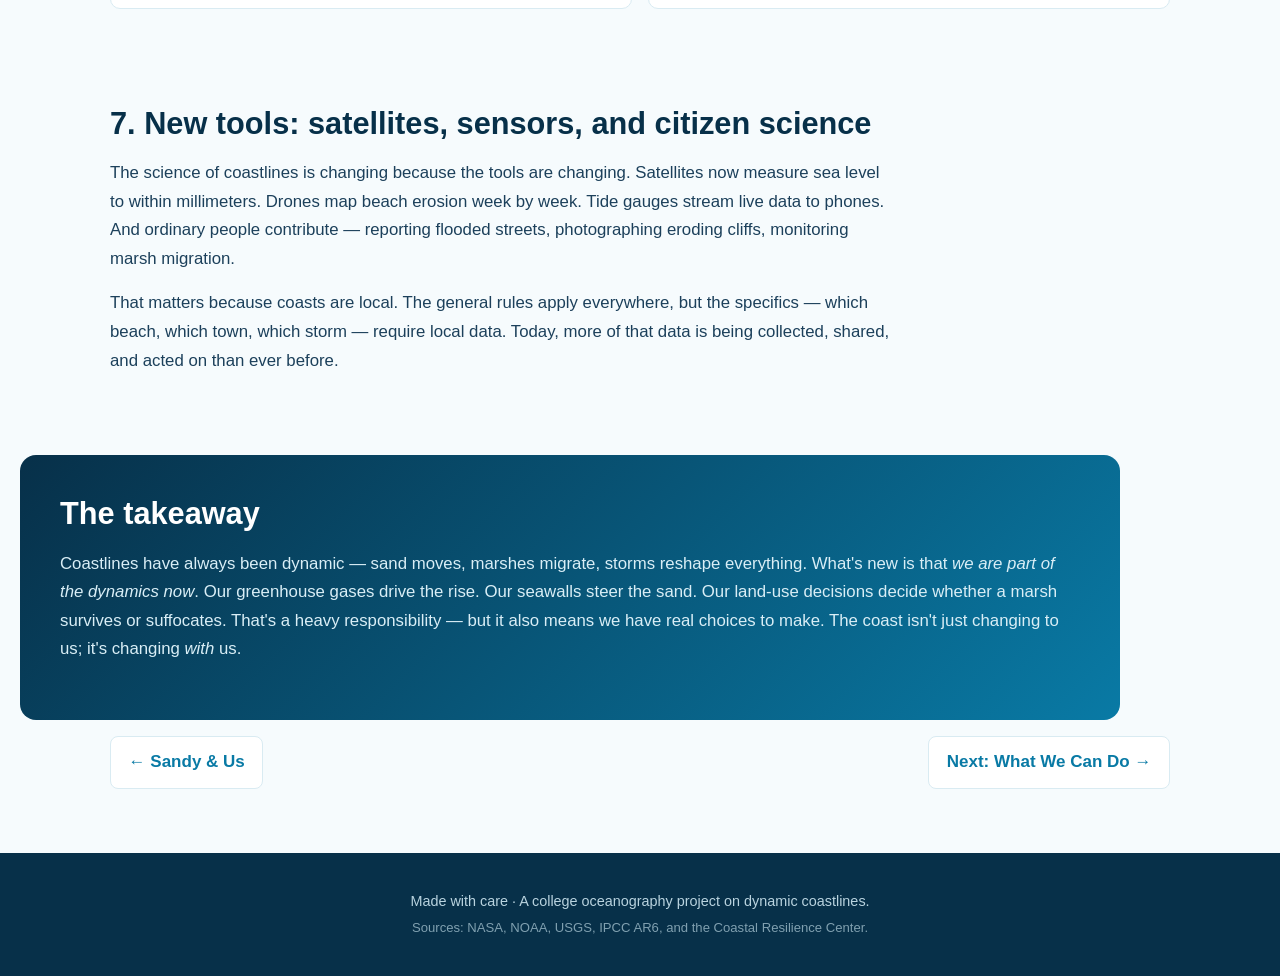
<file: coastlines/modern.html>
<!DOCTYPE html>
<html lang="en">
<head>
  <meta charset="UTF-8">
  <meta name="viewport" content="width=device-width, initial-scale=1.0">
  <title>Today's Dynamic Coast | Where Land Meets Sea</title>
  <meta name="description" content="Modern topics in dynamic coastlines: living shorelines, managed retreat, coastal squeeze, sand budgets, and climate migration.">
  <link rel="stylesheet" href="styles.css">
</head>
<body>
  <header class="site-header">
    <div class="container nav-row">
      <a href="index.html" class="brand"><span class="brand-mark"></span><span>Where Land Meets Sea</span></a>
      <nav class="site-nav" aria-label="Primary">
        <a href="index.html">Welcome</a>
        <a href="beaches.html">Beaches</a>
        <a href="habitats.html">Habitats</a>
        <a href="rising-seas.html">Rising Seas</a>
        <a href="impact.html">Sandy &amp; Us</a>
        <a href="modern.html" class="active">Today's Coast</a>
        <a href="action.html">What We Can Do</a>
      </nav>
    </div>
  </header>

  <section class="page-hero">
    <div class="container">
      <p class="eyebrow">A field in motion</p>
      <h1>Today's Dynamic Coastlines</h1>
      <p class="lede">Coastal science used to be about <em>stopping</em> the ocean. Today, it's about <em>working with it</em>. Here are the modern ideas changing how we think about the edge of the sea.</p>
    </div>
  </section>

  <main>
    <section class="container section">
      <h2>The big shift: from "fight the sea" to "make room for it"</h2>
      <p class="body-text">
        For most of the 20th century, the human response to a problem at the coast was to build a wall. Seawalls, jetties,
        groins, bulkheads, levees &mdash; all designed to hold the line and keep the ocean out.
      </p>
      <p class="body-text">
        It mostly didn't work. Hard structures bounce wave energy elsewhere, starve neighboring beaches of sand, and
        eventually get overtopped or undermined as the sea rises. Worse, they kill off the marshes and dunes that would
        have actually protected the coast naturally.
      </p>
      <p class="body-text">
        Modern coastal scientists are still using engineering, but they're combining it with ecology, economics, and
        social science. The result is a new toolbox &mdash; and a new vocabulary &mdash; for thinking about how coasts work and
        what we should do.
      </p>
    </section>

    <section class="container section">
      <h2>1. Living shorelines</h2>
      <p class="body-text">
        Instead of a concrete seawall, a <strong>living shoreline</strong> uses natural materials &mdash; oyster reefs,
        marsh grasses, mangroves, sand fills &mdash; to protect a coast. Done right, they grow stronger over time as the
        oysters and plants mature, and they support wildlife instead of killing it.
      </p>
      <p class="body-text">
        Studies after Hurricane Sandy found that living shorelines often <em>outperformed</em> bulkheads &mdash; properties
        behind oyster reefs and marshes had less erosion and damage than properties behind seawalls.
      </p>
      <div class="diagram-card">
        <h3>Why nature wins</h3>
        <p>A seawall reflects waves. A marsh absorbs them. Reflected waves come back and dig the seafloor out from under the wall. Absorbed waves dissipate harmlessly. Physics, not preference.</p>
      </div>
    </section>

    <section class="container section">
      <h2>2. Coastal squeeze</h2>
      <p class="body-text">
        Here's a problem nobody talked about 30 years ago. Imagine a salt marsh sitting between a highway and the ocean.
        As sea level rises, the marsh wants to migrate inland &mdash; that's how marshes have always survived rising seas.
        But it can't, because there's a highway in the way. The ocean keeps rising on one side, the highway holds firm on
        the other, and the marsh gets squeezed into nothing.
      </p>
      <p class="body-text">
        That's <strong>coastal squeeze</strong>, and it's happening up and down every developed coast in the world. The fix
        is hard: you have to leave room for ecosystems to retreat. That means setting aside undeveloped buffer zones <em>now</em>,
        before the squeeze closes in.
      </p>
    </section>

    <section class="container section">
      <h2>3. Sediment budgets &amp; "feeding" the coast</h2>
      <p class="body-text">
        Remember <a href="beaches.html">longshore drift</a>? Modern coastal scientists treat sand like money in a bank
        account &mdash; a <strong>sediment budget</strong>. Sand comes in from rivers, eroding cliffs, and offshore. Sand
        leaves through wave action, dredging, and underwater canyons. If withdrawals exceed deposits, the beach goes broke.
      </p>
      <p class="body-text">
        We've spent the last century cutting off deposits without realizing it &mdash; dams trap sediment in reservoirs,
        seawalls block cliff erosion that used to feed beaches, jetties block longshore drift. The modern response is
        <strong>sand bypass systems</strong>, dam removals, and <strong>beach nourishment</strong> projects that pump sand
        back into the system on purpose. It's expensive and not permanent, but it can buy decades.
      </p>
    </section>

    <section class="container section">
      <h2>4. Managed retreat</h2>
      <p class="body-text">
        The hardest idea in modern coastal science: in some places, the right move is to <em>leave</em>. Move the houses,
        the roads, the schools. Give the land back to the sea. This is called <strong>managed retreat</strong>, and it's
        already happening in places like Isle de Jean Charles, Louisiana &mdash; one of the first U.S. communities relocated
        because of climate change &mdash; and parts of Staten Island, where homes destroyed by Sandy were bought out by the
        state and the land returned to wetland.
      </p>
      <p class="body-text">
        Managed retreat is emotionally brutal. People love their homes, their neighbors, their hometowns. But there are
        coasts where defending in place will cost more, kill more, and last less long than retreating. Modern coastal
        planning includes a hard conversation about which is which.
      </p>
    </section>

    <section class="container section">
      <h2>5. Climate migration</h2>
      <p class="body-text">
        Zoom out and managed retreat becomes a global story: <strong>climate migration</strong>. As coasts get harder to
        live on, people move &mdash; sometimes by choice, sometimes because they have to. The World Bank estimates that
        climate change could push <strong>140 million people</strong> to migrate within their own countries by 2050,
        many of them away from coasts. Internationally, that number is much higher.
      </p>
      <p class="body-text">
        Climate migration is reshaping politics, economics, and culture everywhere it touches &mdash; including in places
        that aren't on the coast at all. A flooded village in Bangladesh ripples through a city like Dhaka, then through
        the labor market, then through international policy. Coastal change is global change.
      </p>
    </section>

    <section class="container section">
      <h2>6. Compound events &amp; "blue acceleration"</h2>
      <p class="body-text">
        Two more terms you'll see more of:
      </p>
      <div class="two-col">
        <div class="info-block">
          <h3>Compound events</h3>
          <p>When two or more hazards happen at once &mdash; storm surge plus heavy rain plus a high tide. Each is bad on its own; together they're catastrophic. Sandy was a compound event. Modern forecasting tries to predict them.</p>
        </div>
        <div class="info-block">
          <h3>Blue acceleration</h3>
          <p>The rapid expansion of human use of the ocean &mdash; offshore wind, deep-sea mining, aquaculture, shipping, tourism &mdash; all happening on a coast that's already stressed. How we manage this expansion will shape coastal ecosystems for generations.</p>
        </div>
      </div>
    </section>

    <section class="container section">
      <h2>7. New tools: satellites, sensors, and citizen science</h2>
      <p class="body-text">
        The science of coastlines is changing because the tools are changing. Satellites now measure sea level to within
        millimeters. Drones map beach erosion week by week. Tide gauges stream live data to phones. And ordinary people
        contribute &mdash; reporting flooded streets, photographing eroding cliffs, monitoring marsh migration.
      </p>
      <p class="body-text">
        That matters because coasts are local. The general rules apply everywhere, but the specifics &mdash; which beach,
        which town, which storm &mdash; require local data. Today, more of that data is being collected, shared, and acted on
        than ever before.
      </p>
    </section>

    <section class="container section callout">
      <h2>The takeaway</h2>
      <p class="body-text">
        Coastlines have always been dynamic &mdash; sand moves, marshes migrate, storms reshape everything. What's new is
        that <em>we are part of the dynamics now</em>. Our greenhouse gases drive the rise. Our seawalls steer the sand.
        Our land-use decisions decide whether a marsh survives or suffocates. That's a heavy responsibility &mdash; but it
        also means we have real choices to make. The coast isn't just changing to us; it's changing <em>with</em> us.
      </p>
    </section>

    <nav class="page-nav">
      <a href="impact.html" class="page-nav-link">&larr; Sandy &amp; Us</a>
      <a href="action.html" class="page-nav-link">Next: What We Can Do &rarr;</a>
    </nav>
  </main>

  <footer class="site-footer">
    <div class="container">
      <p>Made with care &middot; A college oceanography project on dynamic coastlines.</p>
      <p class="footer-note">Sources: NASA, NOAA, USGS, IPCC AR6, and the Coastal Resilience Center.</p>
    </div>
  </footer>
</body>
</html>
</file>
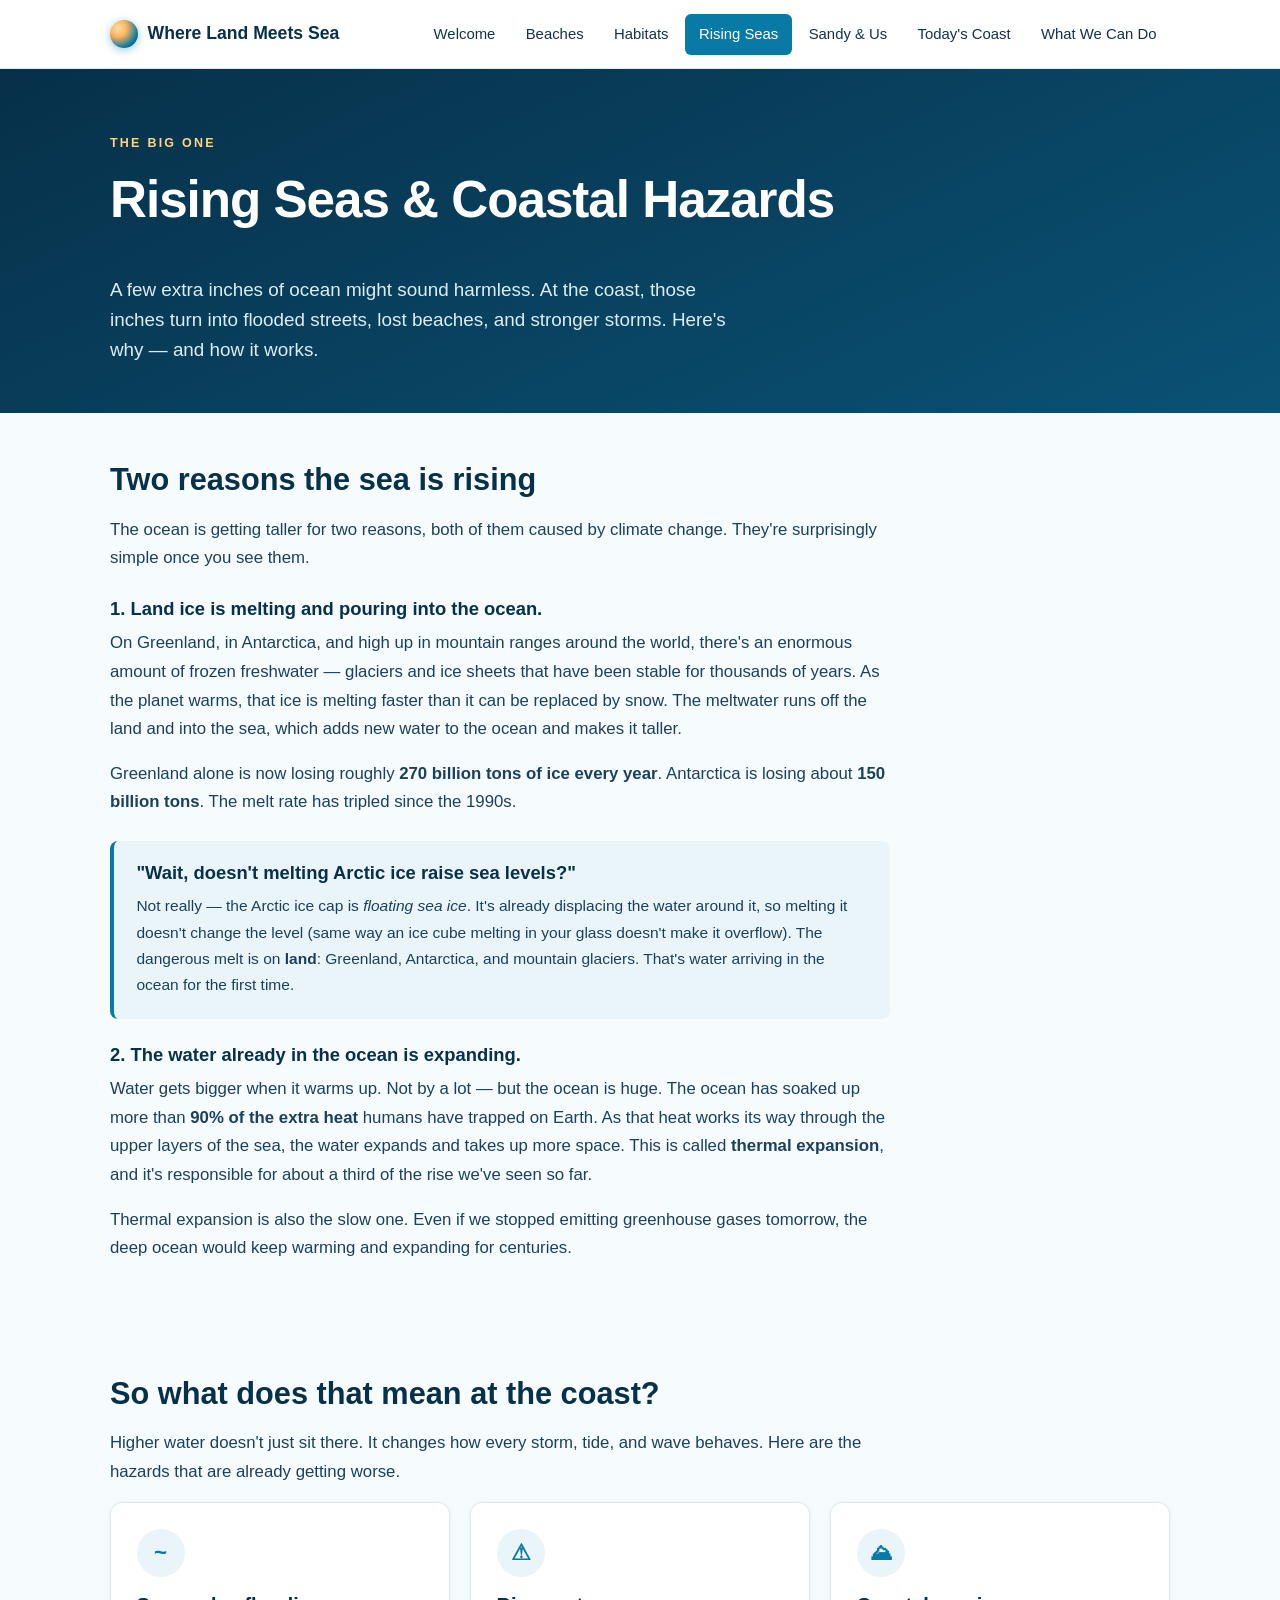
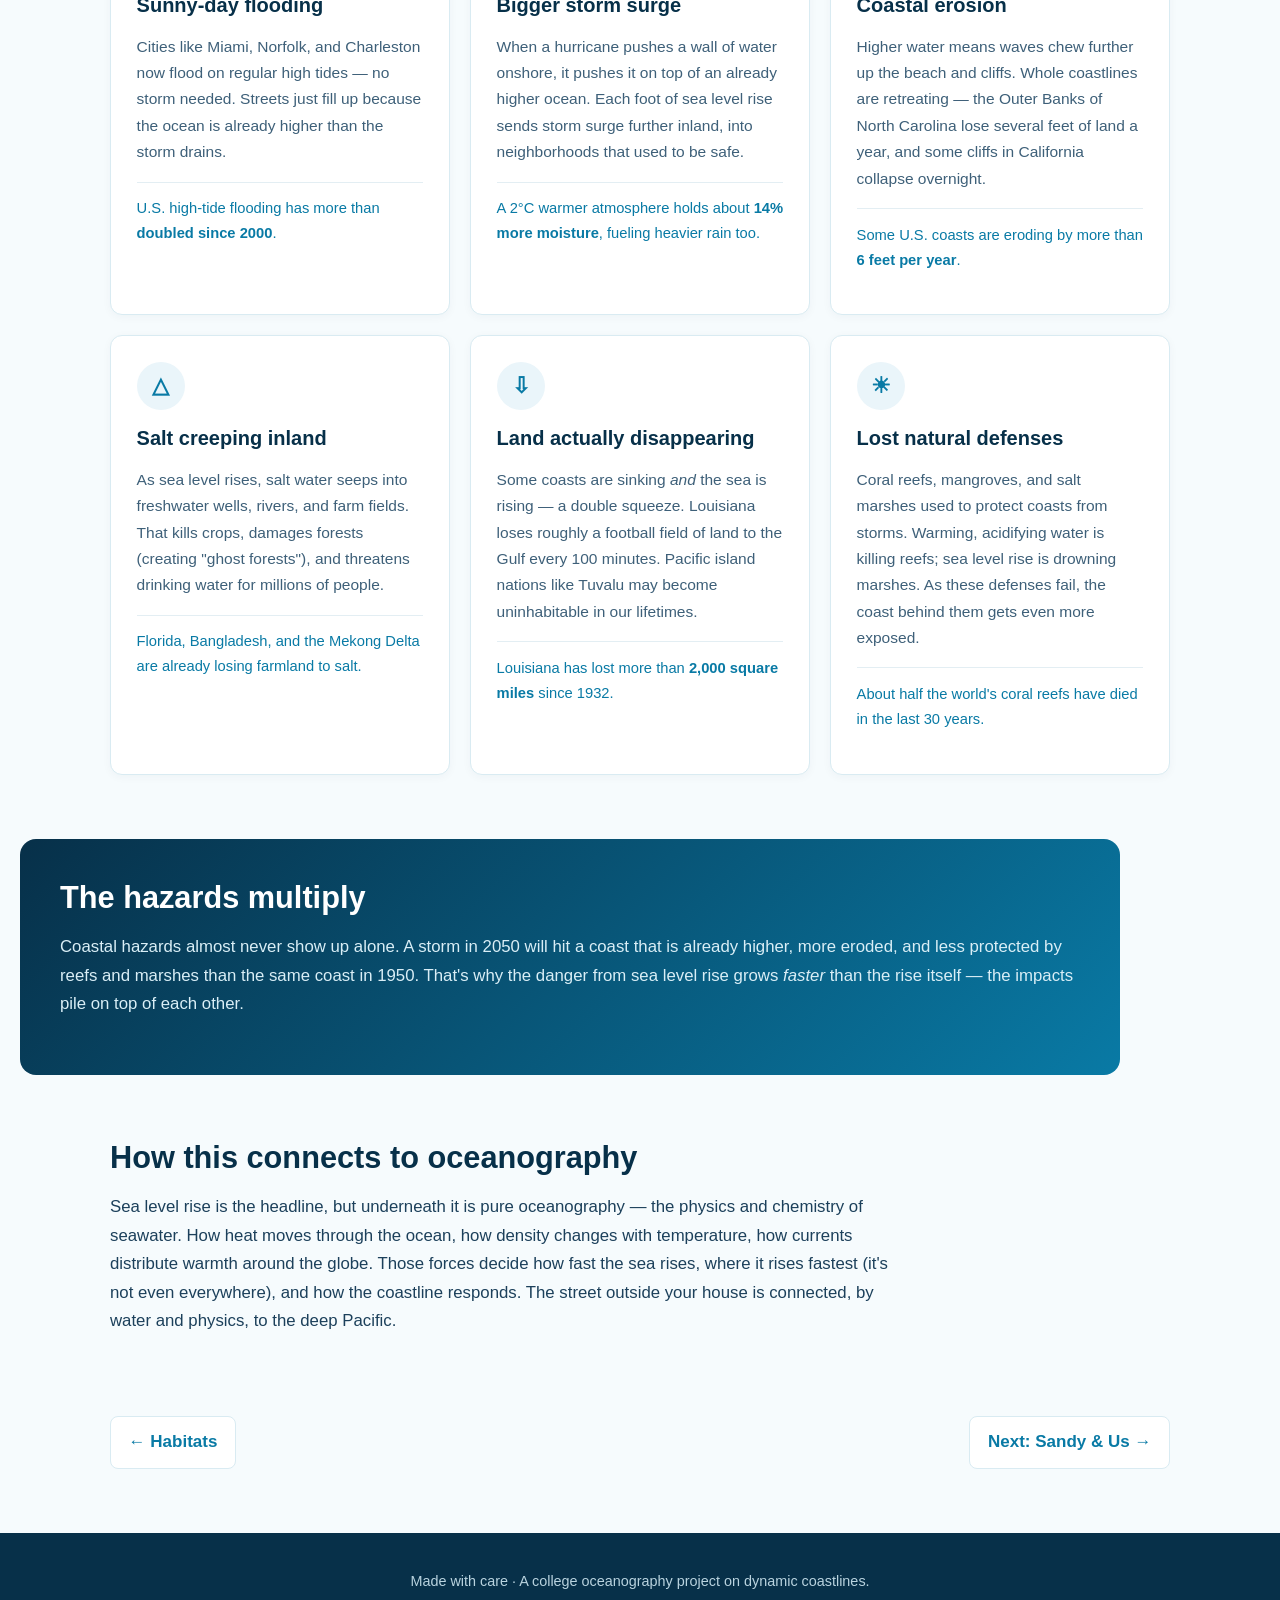
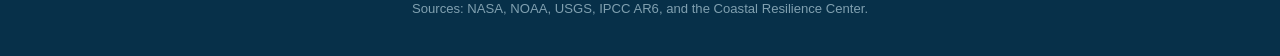
<file: coastlines/rising-seas.html>
<!DOCTYPE html>
<html lang="en">
<head>
  <meta charset="UTF-8">
  <meta name="viewport" content="width=device-width, initial-scale=1.0">
  <title>Rising Seas &amp; Coastal Hazards | Where Land Meets Sea</title>
  <meta name="description" content="Why sea levels are rising, and the coastal hazards that come with even a few extra inches: floods, storm surge, erosion, saltwater intrusion, and more.">
  <link rel="stylesheet" href="styles.css">
</head>
<body>
  <header class="site-header">
    <div class="container nav-row">
      <a href="index.html" class="brand"><span class="brand-mark"></span><span>Where Land Meets Sea</span></a>
      <nav class="site-nav" aria-label="Primary">
        <a href="index.html">Welcome</a>
        <a href="beaches.html">Beaches</a>
        <a href="habitats.html">Habitats</a>
        <a href="rising-seas.html" class="active">Rising Seas</a>
        <a href="impact.html">Sandy &amp; Us</a>
        <a href="modern.html">Today's Coast</a>
        <a href="action.html">What We Can Do</a>
      </nav>
    </div>
  </header>

  <section class="page-hero">
    <div class="container">
      <p class="eyebrow">The big one</p>
      <h1>Rising Seas &amp; Coastal Hazards</h1>
      <p class="lede">A few extra inches of ocean might sound harmless. At the coast, those inches turn into flooded streets, lost beaches, and stronger storms. Here's why &mdash; and how it works.</p>
    </div>
  </section>

  <main>
    <section class="container section">
      <h2>Two reasons the sea is rising</h2>
      <p class="body-text">
        The ocean is getting taller for two reasons, both of them caused by climate change. They're surprisingly simple
        once you see them.
      </p>

      <h3 style="margin-top:1.5rem;">1. Land ice is melting and pouring into the ocean.</h3>
      <p class="body-text">
        On Greenland, in Antarctica, and high up in mountain ranges around the world, there's an enormous amount of frozen
        freshwater &mdash; glaciers and ice sheets that have been stable for thousands of years. As the planet warms, that ice
        is melting faster than it can be replaced by snow. The meltwater runs off the land and into the sea, which
        adds new water to the ocean and makes it taller.
      </p>
      <p class="body-text">
        Greenland alone is now losing roughly <strong>270 billion tons of ice every year</strong>. Antarctica is losing about
        <strong>150 billion tons</strong>. The melt rate has tripled since the 1990s.
      </p>
      <div class="diagram-card">
        <h3>"Wait, doesn't melting Arctic ice raise sea levels?"</h3>
        <p>
          Not really &mdash; the Arctic ice cap is <em>floating sea ice</em>. It's already displacing the water around it, so
          melting it doesn't change the level (same way an ice cube melting in your glass doesn't make it overflow).
          The dangerous melt is on <strong>land</strong>: Greenland, Antarctica, and mountain glaciers. That's water arriving
          in the ocean for the first time.
        </p>
      </div>

      <h3 style="margin-top:1.5rem;">2. The water already in the ocean is expanding.</h3>
      <p class="body-text">
        Water gets bigger when it warms up. Not by a lot &mdash; but the ocean is huge. The ocean has soaked up more than
        <strong>90% of the extra heat</strong> humans have trapped on Earth. As that heat works its way through the upper layers
        of the sea, the water expands and takes up more space. This is called <strong>thermal expansion</strong>, and it's
        responsible for about a third of the rise we've seen so far.
      </p>
      <p class="body-text">
        Thermal expansion is also the slow one. Even if we stopped emitting greenhouse gases tomorrow, the deep ocean would
        keep warming and expanding for centuries.
      </p>
    </section>

    <section class="container section">
      <h2>So what does that mean at the coast?</h2>
      <p class="body-text">
        Higher water doesn't just sit there. It changes how every storm, tide, and wave behaves. Here are the hazards that
        are already getting worse.
      </p>

      <div class="hazard-grid">
        <article class="hazard-card">
          <div class="hazard-icon">~</div>
          <h2>Sunny-day flooding</h2>
          <p>
            Cities like Miami, Norfolk, and Charleston now flood on regular high tides &mdash; no storm needed. Streets just
            fill up because the ocean is already higher than the storm drains.
          </p>
          <p class="hazard-stat">U.S. high-tide flooding has more than <strong>doubled since 2000</strong>.</p>
        </article>

        <article class="hazard-card">
          <div class="hazard-icon">&#9888;</div>
          <h2>Bigger storm surge</h2>
          <p>
            When a hurricane pushes a wall of water onshore, it pushes it on top of an already higher ocean. Each foot of
            sea level rise sends storm surge further inland, into neighborhoods that used to be safe.
          </p>
          <p class="hazard-stat">A 2&deg;C warmer atmosphere holds about <strong>14% more moisture</strong>, fueling heavier rain too.</p>
        </article>

        <article class="hazard-card">
          <div class="hazard-icon">&#9968;</div>
          <h2>Coastal erosion</h2>
          <p>
            Higher water means waves chew further up the beach and cliffs. Whole coastlines are retreating &mdash; the Outer
            Banks of North Carolina lose several feet of land a year, and some cliffs in California collapse overnight.
          </p>
          <p class="hazard-stat">Some U.S. coasts are eroding by more than <strong>6 feet per year</strong>.</p>
        </article>

        <article class="hazard-card">
          <div class="hazard-icon">&#x25B3;</div>
          <h2>Salt creeping inland</h2>
          <p>
            As sea level rises, salt water seeps into freshwater wells, rivers, and farm fields. That kills crops, damages
            forests (creating "ghost forests"), and threatens drinking water for millions of people.
          </p>
          <p class="hazard-stat">Florida, Bangladesh, and the Mekong Delta are already losing farmland to salt.</p>
        </article>

        <article class="hazard-card">
          <div class="hazard-icon">&#x21E9;</div>
          <h2>Land actually disappearing</h2>
          <p>
            Some coasts are sinking <em>and</em> the sea is rising &mdash; a double squeeze. Louisiana loses roughly a football
            field of land to the Gulf every 100 minutes. Pacific island nations like Tuvalu may become uninhabitable in our
            lifetimes.
          </p>
          <p class="hazard-stat">Louisiana has lost more than <strong>2,000 square miles</strong> since 1932.</p>
        </article>

        <article class="hazard-card">
          <div class="hazard-icon">&#x2600;</div>
          <h2>Lost natural defenses</h2>
          <p>
            Coral reefs, mangroves, and salt marshes used to protect coasts from storms. Warming, acidifying water is
            killing reefs; sea level rise is drowning marshes. As these defenses fail, the coast behind them gets even
            more exposed.
          </p>
          <p class="hazard-stat">About half the world's coral reefs have died in the last 30 years.</p>
        </article>
      </div>
    </section>

    <section class="container section callout">
      <h2>The hazards multiply</h2>
      <p class="body-text">
        Coastal hazards almost never show up alone. A storm in 2050 will hit a coast that is already higher, more eroded,
        and less protected by reefs and marshes than the same coast in 1950. That's why the danger from sea level rise grows
        <em>faster</em> than the rise itself &mdash; the impacts pile on top of each other.
      </p>
    </section>

    <section class="container section">
      <h2>How this connects to oceanography</h2>
      <p class="body-text">
        Sea level rise is the headline, but underneath it is pure oceanography &mdash; the physics and chemistry of seawater.
        How heat moves through the ocean, how density changes with temperature, how currents distribute warmth around the
        globe. Those forces decide how fast the sea rises, where it rises fastest (it's not even everywhere), and how the
        coastline responds. The street outside your house is connected, by water and physics, to the deep Pacific.
      </p>
    </section>

    <nav class="page-nav">
      <a href="habitats.html" class="page-nav-link">&larr; Habitats</a>
      <a href="impact.html" class="page-nav-link">Next: Sandy &amp; Us &rarr;</a>
    </nav>
  </main>

  <footer class="site-footer">
    <div class="container">
      <p>Made with care &middot; A college oceanography project on dynamic coastlines.</p>
      <p class="footer-note">Sources: NASA, NOAA, USGS, IPCC AR6, and the Coastal Resilience Center.</p>
    </div>
  </footer>
</body>
</html>
</file>
<file: styles.css>
/* ===== Reset & base ===== */
*, *::before, *::after { box-sizing: border-box; }
html { scroll-behavior: smooth; }
body {
  margin: 0;
  font-family: -apple-system, BlinkMacSystemFont, "Segoe UI", Roboto, "Helvetica Neue", Arial, sans-serif;
  font-size: 17px;
  line-height: 1.65;
  color: #0d2336;
  background: #f4f9fc;
  -webkit-font-smoothing: antialiased;
}
img { max-width: 100%; display: block; }
h1, h2, h3 { line-height: 1.2; color: #062a44; margin-top: 0; }
h1 { font-size: clamp(2rem, 4vw, 3.25rem); font-weight: 800; letter-spacing: -0.02em; }
h2 { font-size: clamp(1.5rem, 2.4vw, 2.1rem); font-weight: 700; margin: 0 0 1rem; }
h3 { font-size: 1.15rem; font-weight: 700; margin: 0 0 0.6rem; }
p { margin: 0 0 1rem; }
a { color: #0a6cb1; text-decoration: none; }
a:hover { text-decoration: underline; }

.container { max-width: 1100px; margin: 0 auto; padding: 0 1.25rem; }
.section { padding: 3rem 1.25rem; }

/* ===== Header / Nav ===== */
.site-header {
  background: rgba(255,255,255,0.92);
  backdrop-filter: blur(8px);
  border-bottom: 1px solid #d8e6f0;
  position: sticky;
  top: 0;
  z-index: 50;
}
.nav-row {
  display: flex;
  align-items: center;
  justify-content: space-between;
  padding: 0.85rem 1.25rem;
  flex-wrap: wrap;
  gap: 0.75rem;
}
.brand {
  display: flex;
  align-items: center;
  gap: 0.6rem;
  font-weight: 800;
  font-size: 1.15rem;
  color: #062a44;
  text-decoration: none;
  letter-spacing: -0.01em;
}
.brand-mark {
  width: 26px; height: 26px; border-radius: 50%;
  background: radial-gradient(circle at 30% 30%, #5fc3ff 0%, #0a6cb1 70%, #062a44 100%);
  box-shadow: 0 2px 8px rgba(10, 108, 177, 0.4);
}
.site-nav {
  display: flex;
  flex-wrap: wrap;
  gap: 0.25rem;
}
.site-nav a {
  padding: 0.5rem 0.9rem;
  border-radius: 6px;
  color: #0d2336;
  font-weight: 500;
  font-size: 0.95rem;
  transition: background 0.15s, color 0.15s;
}
.site-nav a:hover { background: #e3f1fa; text-decoration: none; }
.site-nav a.active {
  background: #0a6cb1;
  color: #fff;
}

/* ===== Hero ===== */
.hero {
  position: relative;
  overflow: hidden;
  background: linear-gradient(160deg, #062a44 0%, #0a4a7a 50%, #0a6cb1 100%);
  color: #fff;
  padding: 5rem 1.25rem 7rem;
}
.hero-bg {
  position: absolute; inset: 0;
  pointer-events: none;
  overflow: hidden;
}
.wave {
  position: absolute;
  left: -10%;
  width: 120%;
  height: 200px;
  background-repeat: repeat-x;
  background-size: 1200px 200px;
  opacity: 0.5;
}
.wave-1 {
  bottom: -30px;
  background-image: url("data:image/svg+xml;utf8,<svg xmlns='http://www.w3.org/2000/svg' viewBox='0 0 1200 200'><path d='M0 100 Q 300 0 600 100 T 1200 100 V 200 H 0 Z' fill='%235fc3ff' opacity='0.4'/></svg>");
}
.wave-2 {
  bottom: -60px;
  background-image: url("data:image/svg+xml;utf8,<svg xmlns='http://www.w3.org/2000/svg' viewBox='0 0 1200 200'><path d='M0 120 Q 300 40 600 120 T 1200 120 V 200 H 0 Z' fill='%23a8def8' opacity='0.5'/></svg>");
  opacity: 0.4;
}
.wave-3 {
  bottom: -90px;
  background-image: url("data:image/svg+xml;utf8,<svg xmlns='http://www.w3.org/2000/svg' viewBox='0 0 1200 200'><path d='M0 140 Q 300 60 600 140 T 1200 140 V 200 H 0 Z' fill='%23ffffff' opacity='0.6'/></svg>");
  opacity: 0.25;
}
.hero-content { position: relative; z-index: 1; max-width: 760px; }
.eyebrow {
  text-transform: uppercase;
  letter-spacing: 0.18em;
  font-size: 0.78rem;
  font-weight: 700;
  color: #5fc3ff;
  margin: 0 0 0.85rem;
}
.hero h1 { color: #fff; margin-bottom: 1.2rem; }
.lede {
  font-size: 1.18rem;
  color: #d6ecf8;
  max-width: 640px;
  margin-bottom: 1.8rem;
}
.cta-row { display: flex; flex-wrap: wrap; gap: 0.75rem; }
.btn {
  display: inline-block;
  padding: 0.85rem 1.4rem;
  border-radius: 8px;
  font-weight: 600;
  font-size: 0.97rem;
  border: 2px solid transparent;
  transition: transform 0.15s, background 0.15s, color 0.15s;
}
.btn:hover { transform: translateY(-1px); text-decoration: none; }
.btn-primary { background: #5fc3ff; color: #062a44; }
.btn-primary:hover { background: #fff; }
.btn-ghost { color: #fff; border-color: rgba(255,255,255,0.5); }
.btn-ghost:hover { background: rgba(255,255,255,0.1); }

/* ===== Page hero (interior pages) ===== */
.page-hero {
  background: linear-gradient(160deg, #062a44 0%, #0a4a7a 100%);
  color: #fff;
  padding: 4rem 1.25rem 3rem;
}
.page-hero h1 { color: #fff; }
.page-hero .lede { color: #d6ecf8; margin-bottom: 0; }

/* ===== Stats ===== */
.stat-grid {
  display: grid;
  grid-template-columns: repeat(auto-fit, minmax(210px, 1fr));
  gap: 1rem;
}
.stat-card {
  background: #fff;
  border: 1px solid #d8e6f0;
  border-radius: 12px;
  padding: 1.5rem 1.25rem;
  text-align: center;
  box-shadow: 0 2px 12px rgba(6, 42, 68, 0.05);
}
.stat-number {
  font-size: 1.85rem;
  font-weight: 800;
  color: #0a6cb1;
  letter-spacing: -0.02em;
  margin-bottom: 0.35rem;
}
.stat-label { font-size: 0.92rem; color: #3a5a72; line-height: 1.4; }

/* ===== Body text ===== */
.body-text { font-size: 1.05rem; color: #1c3c55; max-width: 780px; }

/* ===== Topic cards (home grid) ===== */
.card-grid {
  display: grid;
  grid-template-columns: repeat(auto-fit, minmax(240px, 1fr));
  gap: 1rem;
}
.topic-card {
  display: block;
  background: #fff;
  border: 1px solid #d8e6f0;
  border-radius: 12px;
  padding: 1.5rem;
  color: #0d2336;
  transition: transform 0.15s, box-shadow 0.15s, border-color 0.15s;
}
.topic-card:hover {
  transform: translateY(-3px);
  box-shadow: 0 10px 24px rgba(6, 42, 68, 0.1);
  border-color: #5fc3ff;
  text-decoration: none;
}
.topic-card.static:hover { transform: none; box-shadow: none; border-color: #d8e6f0; cursor: default; }
.topic-card h3 { color: #0a6cb1; }
.topic-card p { color: #3a5a72; font-size: 0.95rem; margin-bottom: 0.75rem; }
.card-arrow {
  font-size: 0.88rem;
  font-weight: 600;
  color: #0a6cb1;
}

/* ===== Diagram & info blocks ===== */
.diagram-card {
  background: #e8f4fc;
  border-left: 4px solid #0a6cb1;
  border-radius: 8px;
  padding: 1.25rem 1.4rem;
  margin: 1.5rem 0;
}
.diagram-card h3 { color: #062a44; }
.diagram-card p { margin: 0; color: #1c3c55; font-size: 0.97rem; }

.two-col {
  display: grid;
  grid-template-columns: repeat(auto-fit, minmax(260px, 1fr));
  gap: 1rem;
  margin-top: 1.5rem;
}
.info-block {
  background: #fff;
  border: 1px solid #d8e6f0;
  border-radius: 10px;
  padding: 1.25rem;
}
.info-block h3 { color: #0a6cb1; }
.info-block p { color: #3a5a72; font-size: 0.95rem; margin: 0; }

/* ===== Hazard cards ===== */
.hazard-grid {
  display: grid;
  grid-template-columns: repeat(auto-fit, minmax(280px, 1fr));
  gap: 1.25rem;
}
.hazard-card {
  background: #fff;
  border: 1px solid #d8e6f0;
  border-radius: 12px;
  padding: 1.6rem;
  box-shadow: 0 2px 10px rgba(6, 42, 68, 0.04);
}
.hazard-icon {
  width: 48px; height: 48px;
  border-radius: 50%;
  background: #e8f4fc;
  color: #0a6cb1;
  display: flex; align-items: center; justify-content: center;
  font-size: 1.4rem;
  font-weight: 700;
  margin-bottom: 1rem;
}
.hazard-card h2 { font-size: 1.3rem; color: #062a44; }
.hazard-card p { font-size: 0.97rem; color: #3a5a72; }
.hazard-stat {
  margin-top: 0.5rem !important;
  padding-top: 0.85rem;
  border-top: 1px solid #e3eef5;
  font-size: 0.92rem !important;
  color: #0a6cb1 !important;
}

/* ===== Callout ===== */
.callout {
  background: linear-gradient(135deg, #062a44, #0a6cb1);
  color: #fff;
  border-radius: 16px;
  padding: 2.5rem;
  margin: 1rem 1.25rem;
  max-width: 1100px;
}
.callout h2 { color: #fff; }
.callout .body-text { color: #d6ecf8; max-width: none; }

/* ===== Case study ===== */
.case-study {
  background: #fff;
  border: 1px solid #d8e6f0;
  border-radius: 14px;
  padding: 2rem;
  box-shadow: 0 4px 20px rgba(6, 42, 68, 0.07);
}
.case-study .eyebrow { color: #d12c2c; }
.case-stats {
  display: grid;
  grid-template-columns: repeat(auto-fit, minmax(140px, 1fr));
  gap: 1rem;
  margin: 1.5rem 0;
  padding: 1.25rem 0;
  border-top: 1px solid #e3eef5;
  border-bottom: 1px solid #e3eef5;
}
.case-stat { text-align: center; }
.case-num {
  font-size: 1.65rem;
  font-weight: 800;
  color: #d12c2c;
  letter-spacing: -0.02em;
}
.case-stat div:last-child { font-size: 0.85rem; color: #3a5a72; line-height: 1.35; }

.personal-quote {
  background: #f4f9fc;
  border-left: 4px solid #5fc3ff;
  padding: 1.25rem 1.5rem;
  margin-top: 1.5rem;
  border-radius: 6px;
  font-style: italic;
  color: #1c3c55;
}
.personal-quote p { margin: 0; }

/* ===== Lists ===== */
.impact-list {
  list-style: none;
  padding: 0;
  margin: 1rem 0 0;
  max-width: 780px;
}
.impact-list li {
  padding: 0.85rem 0 0.85rem 1.75rem;
  position: relative;
  border-bottom: 1px solid #e3eef5;
  color: #1c3c55;
}
.impact-list li::before {
  content: "";
  position: absolute;
  left: 0; top: 1.25rem;
  width: 8px; height: 8px;
  background: #0a6cb1;
  border-radius: 50%;
}
.impact-list li:last-child { border-bottom: 0; }

/* ===== Action cards ===== */
.action-grid {
  display: grid;
  grid-template-columns: repeat(auto-fit, minmax(240px, 1fr));
  gap: 1rem;
  margin-top: 1.25rem;
}
.action-card {
  background: #fff;
  border: 1px solid #d8e6f0;
  border-radius: 10px;
  padding: 1.4rem;
  border-top: 4px solid #5fc3ff;
}
.action-card h3 { color: #062a44; }
.action-card p { font-size: 0.95rem; color: #3a5a72; margin: 0; }

/* ===== Closing ===== */
.closing { text-align: center; }
.closing .body-text { margin-left: auto; margin-right: auto; }

/* ===== Page nav ===== */
.page-nav {
  max-width: 1100px;
  margin: 1rem auto 4rem;
  padding: 0 1.25rem;
  display: flex;
  justify-content: space-between;
  flex-wrap: wrap;
  gap: 0.75rem;
}
.page-nav-link {
  background: #fff;
  border: 1px solid #d8e6f0;
  padding: 0.7rem 1.1rem;
  border-radius: 8px;
  font-weight: 600;
  color: #0a6cb1;
}
.page-nav-link:hover { background: #e8f4fc; text-decoration: none; }

/* ===== Footer ===== */
.site-footer {
  background: #062a44;
  color: #b6cee0;
  padding: 2rem 1.25rem;
  margin-top: 2rem;
  text-align: center;
  font-size: 0.9rem;
}
.site-footer p { margin: 0.25rem 0; }
.footer-note { color: #80a0b8; font-size: 0.82rem; }

/* ===== Responsive ===== */
@media (max-width: 600px) {
  .nav-row { flex-direction: column; align-items: flex-start; }
  .site-nav { width: 100%; justify-content: flex-start; }
  .hero { padding: 3rem 1.25rem 5rem; }
  .callout { padding: 1.75rem; margin: 1rem 0; }
  .case-study { padding: 1.4rem; }
}
</file>
<file: coastlines/styles.css>
/* ===== Reset & base ===== */
*, *::before, *::after { box-sizing: border-box; }
html { scroll-behavior: smooth; }
body {
  margin: 0;
  font-family: -apple-system, BlinkMacSystemFont, "Segoe UI", Roboto, "Helvetica Neue", Arial, sans-serif;
  font-size: 17px;
  line-height: 1.7;
  color: #14334a;
  background: #f6fbfd;
  -webkit-font-smoothing: antialiased;
}
img { max-width: 100%; display: block; }
h1, h2, h3 { line-height: 1.25; color: #073049; margin-top: 0; }
h1 { font-size: clamp(2rem, 4vw, 3.25rem); font-weight: 800; letter-spacing: -0.02em; }
h2 { font-size: clamp(1.5rem, 2.4vw, 2.1rem); font-weight: 700; margin: 0 0 1rem; }
h3 { font-size: 1.15rem; font-weight: 700; margin: 0 0 0.6rem; }
p { margin: 0 0 1rem; }
em { color: inherit; }
a { color: #097aa5; text-decoration: none; }
a:hover { text-decoration: underline; }

.container { max-width: 1100px; margin: 0 auto; padding: 0 1.25rem; }
.section { padding: 3rem 1.25rem; }

/* ===== Header / Nav ===== */
.site-header {
  background: rgba(255,255,255,0.94);
  backdrop-filter: blur(8px);
  border-bottom: 1px solid #d9ebf2;
  position: sticky;
  top: 0;
  z-index: 50;
}
.nav-row {
  display: flex;
  align-items: center;
  justify-content: space-between;
  padding: 0.85rem 1.25rem;
  flex-wrap: wrap;
  gap: 0.75rem;
}
.brand {
  display: flex;
  align-items: center;
  gap: 0.6rem;
  font-weight: 800;
  font-size: 1.1rem;
  color: #073049;
  text-decoration: none;
}
.brand-mark {
  width: 28px; height: 28px; border-radius: 50%;
  background: radial-gradient(circle at 30% 30%, #ffe0a8 0%, #ffb55c 30%, #097aa5 70%, #073049 100%);
  box-shadow: 0 2px 8px rgba(9, 122, 165, 0.4);
}
.site-nav {
  display: flex;
  flex-wrap: wrap;
  gap: 0.2rem;
}
.site-nav a {
  padding: 0.5rem 0.85rem;
  border-radius: 6px;
  color: #14334a;
  font-weight: 500;
  font-size: 0.93rem;
  transition: background 0.15s, color 0.15s;
}
.site-nav a:hover { background: #e3f1f7; text-decoration: none; }
.site-nav a.active {
  background: #097aa5;
  color: #fff;
}

/* ===== Hero ===== */
.hero {
  position: relative;
  overflow: hidden;
  background: linear-gradient(155deg, #073049 0%, #0a5275 45%, #0d8bb8 100%);
  color: #fff;
  padding: 5rem 1.25rem 7rem;
}
.hero-bg { position: absolute; inset: 0; pointer-events: none; overflow: hidden; }
.wave {
  position: absolute; left: -10%; width: 120%; height: 200px;
  background-repeat: repeat-x; background-size: 1200px 200px;
}
.wave-1 {
  bottom: -30px;
  background-image: url("data:image/svg+xml;utf8,<svg xmlns='http://www.w3.org/2000/svg' viewBox='0 0 1200 200'><path d='M0 100 Q 300 0 600 100 T 1200 100 V 200 H 0 Z' fill='%2371d4f2' opacity='0.45'/></svg>");
}
.wave-2 {
  bottom: -60px;
  background-image: url("data:image/svg+xml;utf8,<svg xmlns='http://www.w3.org/2000/svg' viewBox='0 0 1200 200'><path d='M0 120 Q 300 40 600 120 T 1200 120 V 200 H 0 Z' fill='%23b6e6f5' opacity='0.55'/></svg>");
}
.wave-3 {
  bottom: -90px;
  background-image: url("data:image/svg+xml;utf8,<svg xmlns='http://www.w3.org/2000/svg' viewBox='0 0 1200 200'><path d='M0 140 Q 300 60 600 140 T 1200 140 V 200 H 0 Z' fill='%23ffffff' opacity='0.6'/></svg>");
  opacity: 0.3;
}
.hero-content { position: relative; z-index: 1; max-width: 760px; }
.eyebrow {
  text-transform: uppercase;
  letter-spacing: 0.18em;
  font-size: 0.78rem;
  font-weight: 700;
  color: #ffd383;
  margin: 0 0 0.85rem;
}
.hero h1 { color: #fff; margin-bottom: 1.1rem; }
.lede {
  font-size: 1.18rem;
  color: #d9eef6;
  max-width: 640px;
  margin-bottom: 1.8rem;
  line-height: 1.6;
}
.cta-row { display: flex; flex-wrap: wrap; gap: 0.75rem; }
.btn {
  display: inline-block;
  padding: 0.85rem 1.4rem;
  border-radius: 8px;
  font-weight: 600;
  font-size: 0.97rem;
  border: 2px solid transparent;
  transition: transform 0.15s, background 0.15s, color 0.15s;
}
.btn:hover { transform: translateY(-1px); text-decoration: none; }
.btn-primary { background: #ffd383; color: #073049; }
.btn-primary:hover { background: #fff; }
.btn-ghost { color: #fff; border-color: rgba(255,255,255,0.55); }
.btn-ghost:hover { background: rgba(255,255,255,0.1); }

/* ===== Page hero (interior) ===== */
.page-hero {
  background: linear-gradient(155deg, #073049 0%, #0a5275 100%);
  color: #fff;
  padding: 4rem 1.25rem 3rem;
}
.page-hero h1 { color: #fff; }
.page-hero .lede { color: #d9eef6; margin-bottom: 0; }

/* ===== Stats ===== */
.stat-grid {
  display: grid;
  grid-template-columns: repeat(auto-fit, minmax(210px, 1fr));
  gap: 1rem;
}
.stat-card {
  background: #fff;
  border: 1px solid #d9ebf2;
  border-radius: 12px;
  padding: 1.5rem 1.25rem;
  text-align: center;
  box-shadow: 0 2px 12px rgba(7, 48, 73, 0.05);
}
.stat-number {
  font-size: 1.85rem;
  font-weight: 800;
  color: #097aa5;
  letter-spacing: -0.02em;
  margin-bottom: 0.35rem;
}
.stat-label { font-size: 0.92rem; color: #3e6079; line-height: 1.4; }

/* ===== Body text ===== */
.body-text { font-size: 1.05rem; color: #1c405b; max-width: 780px; }

/* ===== Topic cards ===== */
.card-grid {
  display: grid;
  grid-template-columns: repeat(auto-fit, minmax(240px, 1fr));
  gap: 1rem;
}
.topic-card {
  display: block;
  background: #fff;
  border: 1px solid #d9ebf2;
  border-radius: 12px;
  padding: 1.5rem;
  color: #14334a;
  transition: transform 0.15s, box-shadow 0.15s, border-color 0.15s;
}
.topic-card:hover {
  transform: translateY(-3px);
  box-shadow: 0 10px 24px rgba(7, 48, 73, 0.1);
  border-color: #71d4f2;
  text-decoration: none;
}
.topic-card.static:hover { transform: none; box-shadow: none; border-color: #d9ebf2; cursor: default; }
.topic-card h3 { color: #097aa5; }
.topic-card p { color: #3e6079; font-size: 0.95rem; margin-bottom: 0.75rem; }
.card-arrow {
  font-size: 0.88rem;
  font-weight: 600;
  color: #097aa5;
}

/* ===== Diagram & info blocks ===== */
.diagram-card {
  background: #eaf5fa;
  border-left: 4px solid #097aa5;
  border-radius: 8px;
  padding: 1.25rem 1.4rem;
  margin: 1.5rem 0;
  max-width: 780px;
}
.diagram-card h3 { color: #073049; }
.diagram-card p { margin: 0; color: #1c405b; font-size: 0.97rem; }

.two-col {
  display: grid;
  grid-template-columns: repeat(auto-fit, minmax(260px, 1fr));
  gap: 1rem;
  margin-top: 1.25rem;
}
.info-block {
  background: #fff;
  border: 1px solid #d9ebf2;
  border-radius: 10px;
  padding: 1.25rem;
}
.info-block h3 { color: #097aa5; }
.info-block p { color: #3e6079; font-size: 0.95rem; margin: 0; }

/* ===== Hazard / topic cards (dense grid) ===== */
.hazard-grid {
  display: grid;
  grid-template-columns: repeat(auto-fit, minmax(280px, 1fr));
  gap: 1.25rem;
}
.hazard-card {
  background: #fff;
  border: 1px solid #d9ebf2;
  border-radius: 12px;
  padding: 1.6rem;
  box-shadow: 0 2px 10px rgba(7, 48, 73, 0.04);
}
.hazard-icon {
  width: 48px; height: 48px;
  border-radius: 50%;
  background: #eaf5fa;
  color: #097aa5;
  display: flex; align-items: center; justify-content: center;
  font-size: 1.4rem;
  font-weight: 700;
  margin-bottom: 1rem;
}
.hazard-card h2 { font-size: 1.25rem; color: #073049; }
.hazard-card p { font-size: 0.97rem; color: #3e6079; }
.hazard-stat {
  margin-top: 0.5rem !important;
  padding-top: 0.85rem;
  border-top: 1px solid #e3eef3;
  font-size: 0.92rem !important;
  color: #097aa5 !important;
}

/* ===== Callout ===== */
.callout {
  background: linear-gradient(135deg, #073049, #097aa5);
  color: #fff;
  border-radius: 16px;
  padding: 2.5rem;
  margin: 1rem 1.25rem;
  max-width: 1100px;
}
.callout h2 { color: #fff; }
.callout .body-text { color: #d9eef6; max-width: none; }
.callout .body-text a { color: #ffd383; }

/* ===== Case study ===== */
.case-study {
  background: #fff;
  border: 1px solid #d9ebf2;
  border-radius: 14px;
  padding: 2rem;
  box-shadow: 0 4px 20px rgba(7, 48, 73, 0.07);
}
.case-study .eyebrow { color: #d34646; }
.case-stats {
  display: grid;
  grid-template-columns: repeat(auto-fit, minmax(140px, 1fr));
  gap: 1rem;
  margin: 1.5rem 0;
  padding: 1.25rem 0;
  border-top: 1px solid #e3eef3;
  border-bottom: 1px solid #e3eef3;
}
.case-stat { text-align: center; }
.case-num {
  font-size: 1.65rem;
  font-weight: 800;
  color: #d34646;
  letter-spacing: -0.02em;
}
.case-stat div:last-child { font-size: 0.85rem; color: #3e6079; line-height: 1.35; }

.personal-quote {
  background: #fff7ec;
  border-left: 4px solid #ffb55c;
  padding: 1.25rem 1.5rem;
  margin-top: 1.5rem;
  border-radius: 6px;
  font-style: italic;
  color: #5b3f1d;
}
.personal-quote p { margin: 0 0 0.75rem; }
.personal-quote p:last-child { margin-bottom: 0; }

/* ===== Lists ===== */
.impact-list {
  list-style: none;
  padding: 0;
  margin: 1rem 0 0;
  max-width: 780px;
}
.impact-list li {
  padding: 0.85rem 0 0.85rem 1.75rem;
  position: relative;
  border-bottom: 1px solid #e3eef3;
  color: #1c405b;
}
.impact-list li::before {
  content: "";
  position: absolute;
  left: 0; top: 1.25rem;
  width: 8px; height: 8px;
  background: #097aa5;
  border-radius: 50%;
}
.impact-list li:last-child { border-bottom: 0; }

/* ===== Action cards ===== */
.action-grid {
  display: grid;
  grid-template-columns: repeat(auto-fit, minmax(240px, 1fr));
  gap: 1rem;
  margin-top: 1.25rem;
}
.action-card {
  background: #fff;
  border: 1px solid #d9ebf2;
  border-radius: 10px;
  padding: 1.4rem;
  border-top: 4px solid #71d4f2;
}
.action-card h3 { color: #073049; }
.action-card p { font-size: 0.95rem; color: #3e6079; margin: 0; }

/* ===== Closing ===== */
.closing { text-align: center; }
.closing .body-text { margin-left: auto; margin-right: auto; }

/* ===== Page nav ===== */
.page-nav {
  max-width: 1100px;
  margin: 1rem auto 4rem;
  padding: 0 1.25rem;
  display: flex;
  justify-content: space-between;
  flex-wrap: wrap;
  gap: 0.75rem;
}
.page-nav-link {
  background: #fff;
  border: 1px solid #d9ebf2;
  padding: 0.7rem 1.1rem;
  border-radius: 8px;
  font-weight: 600;
  color: #097aa5;
}
.page-nav-link:hover { background: #eaf5fa; text-decoration: none; }

/* ===== Footer ===== */
.site-footer {
  background: #073049;
  color: #b9d3df;
  padding: 2rem 1.25rem;
  margin-top: 2rem;
  text-align: center;
  font-size: 0.9rem;
}
.site-footer p { margin: 0.25rem 0; }
.footer-note { color: #80a0b0; font-size: 0.82rem; }

/* ===== Responsive ===== */
@media (max-width: 700px) {
  .nav-row { flex-direction: column; align-items: flex-start; }
  .site-nav { width: 100%; justify-content: flex-start; }
  .hero { padding: 3rem 1.25rem 5rem; }
  .callout { padding: 1.75rem; margin: 1rem 0; }
  .case-study { padding: 1.4rem; }
}
</file>
